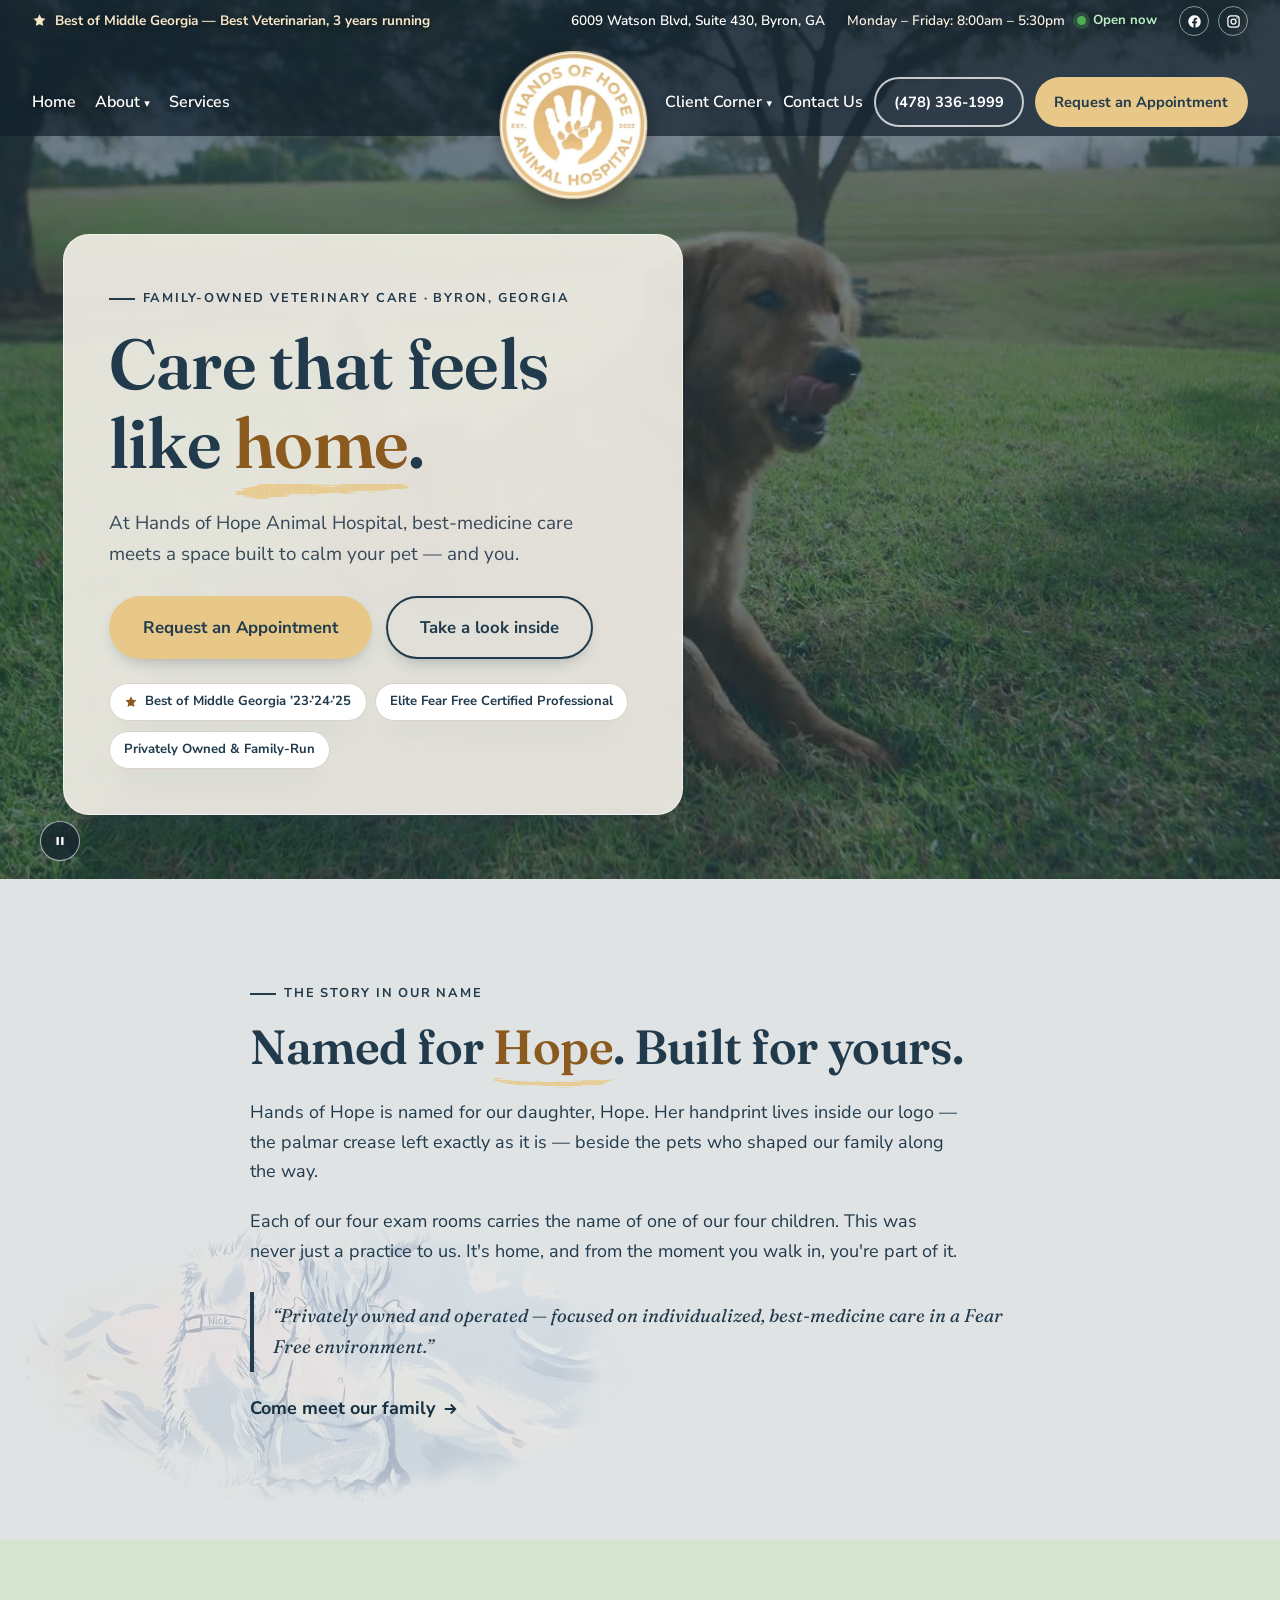
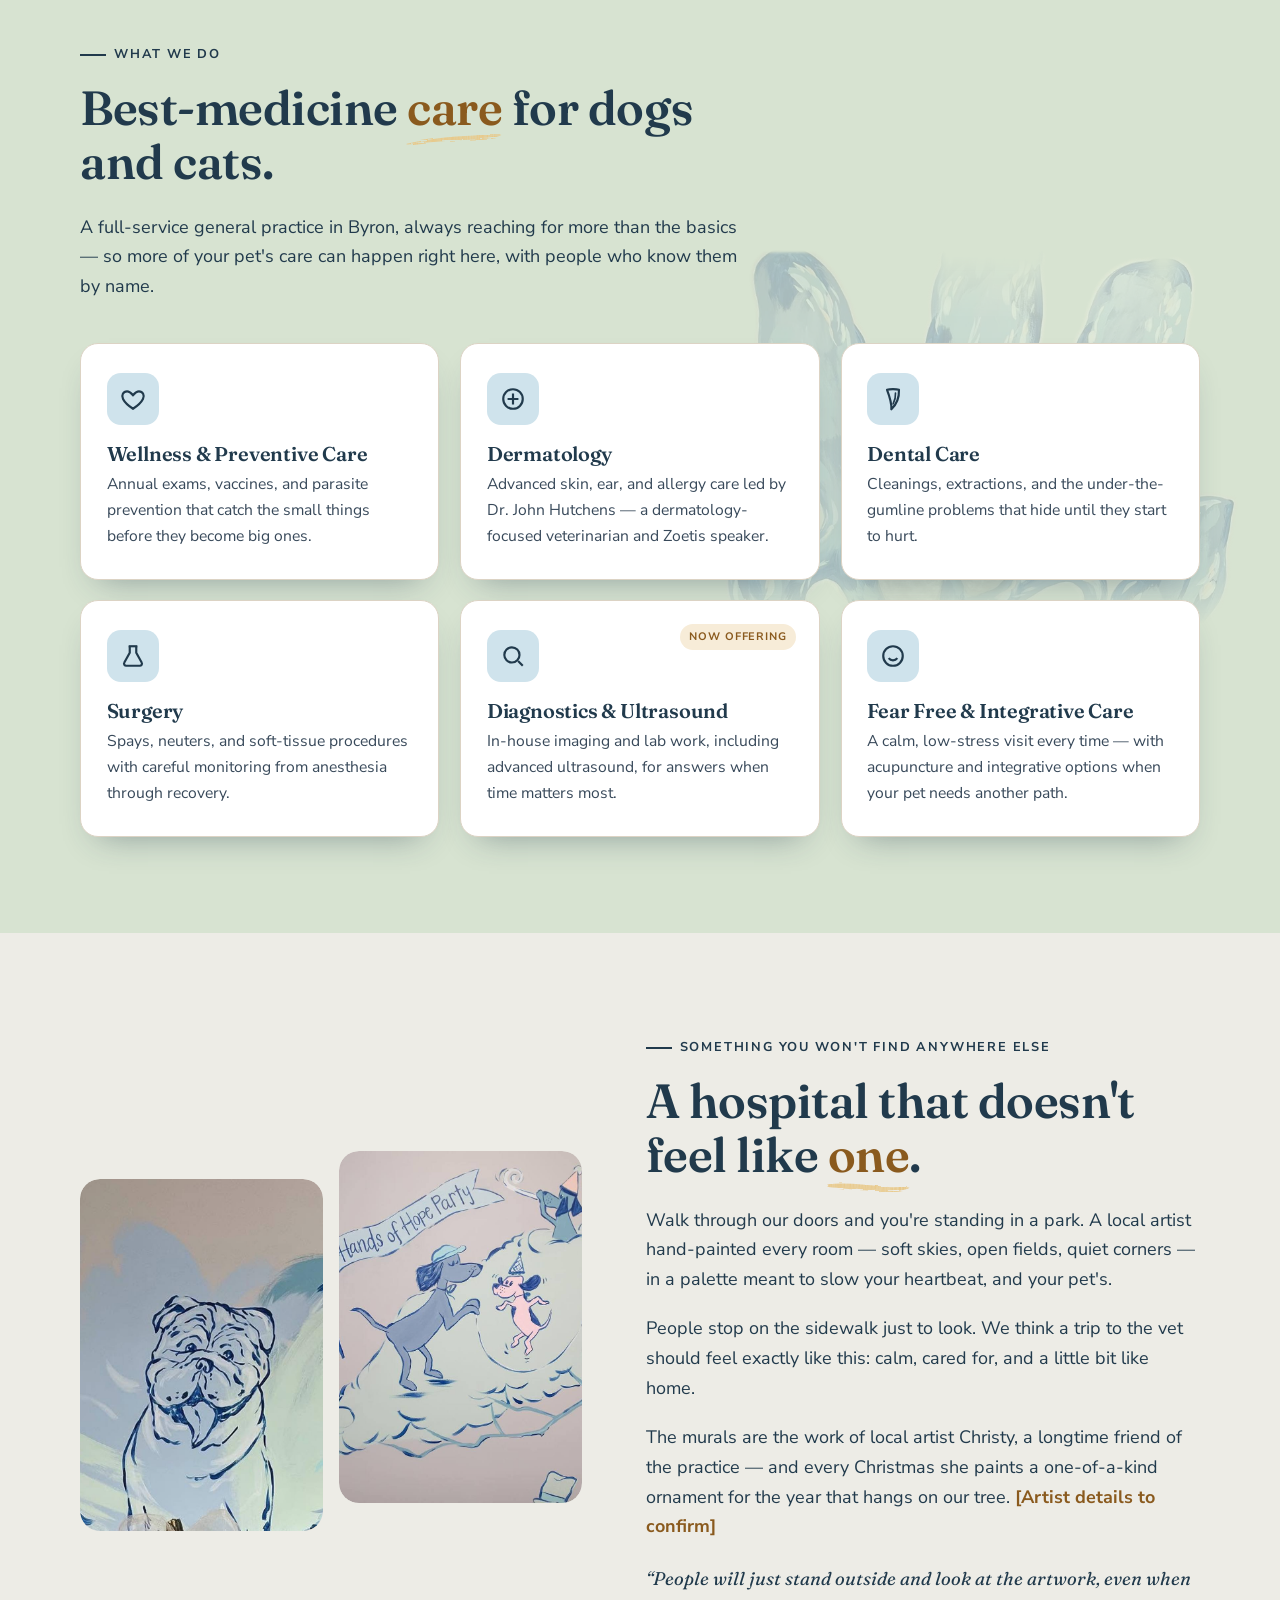
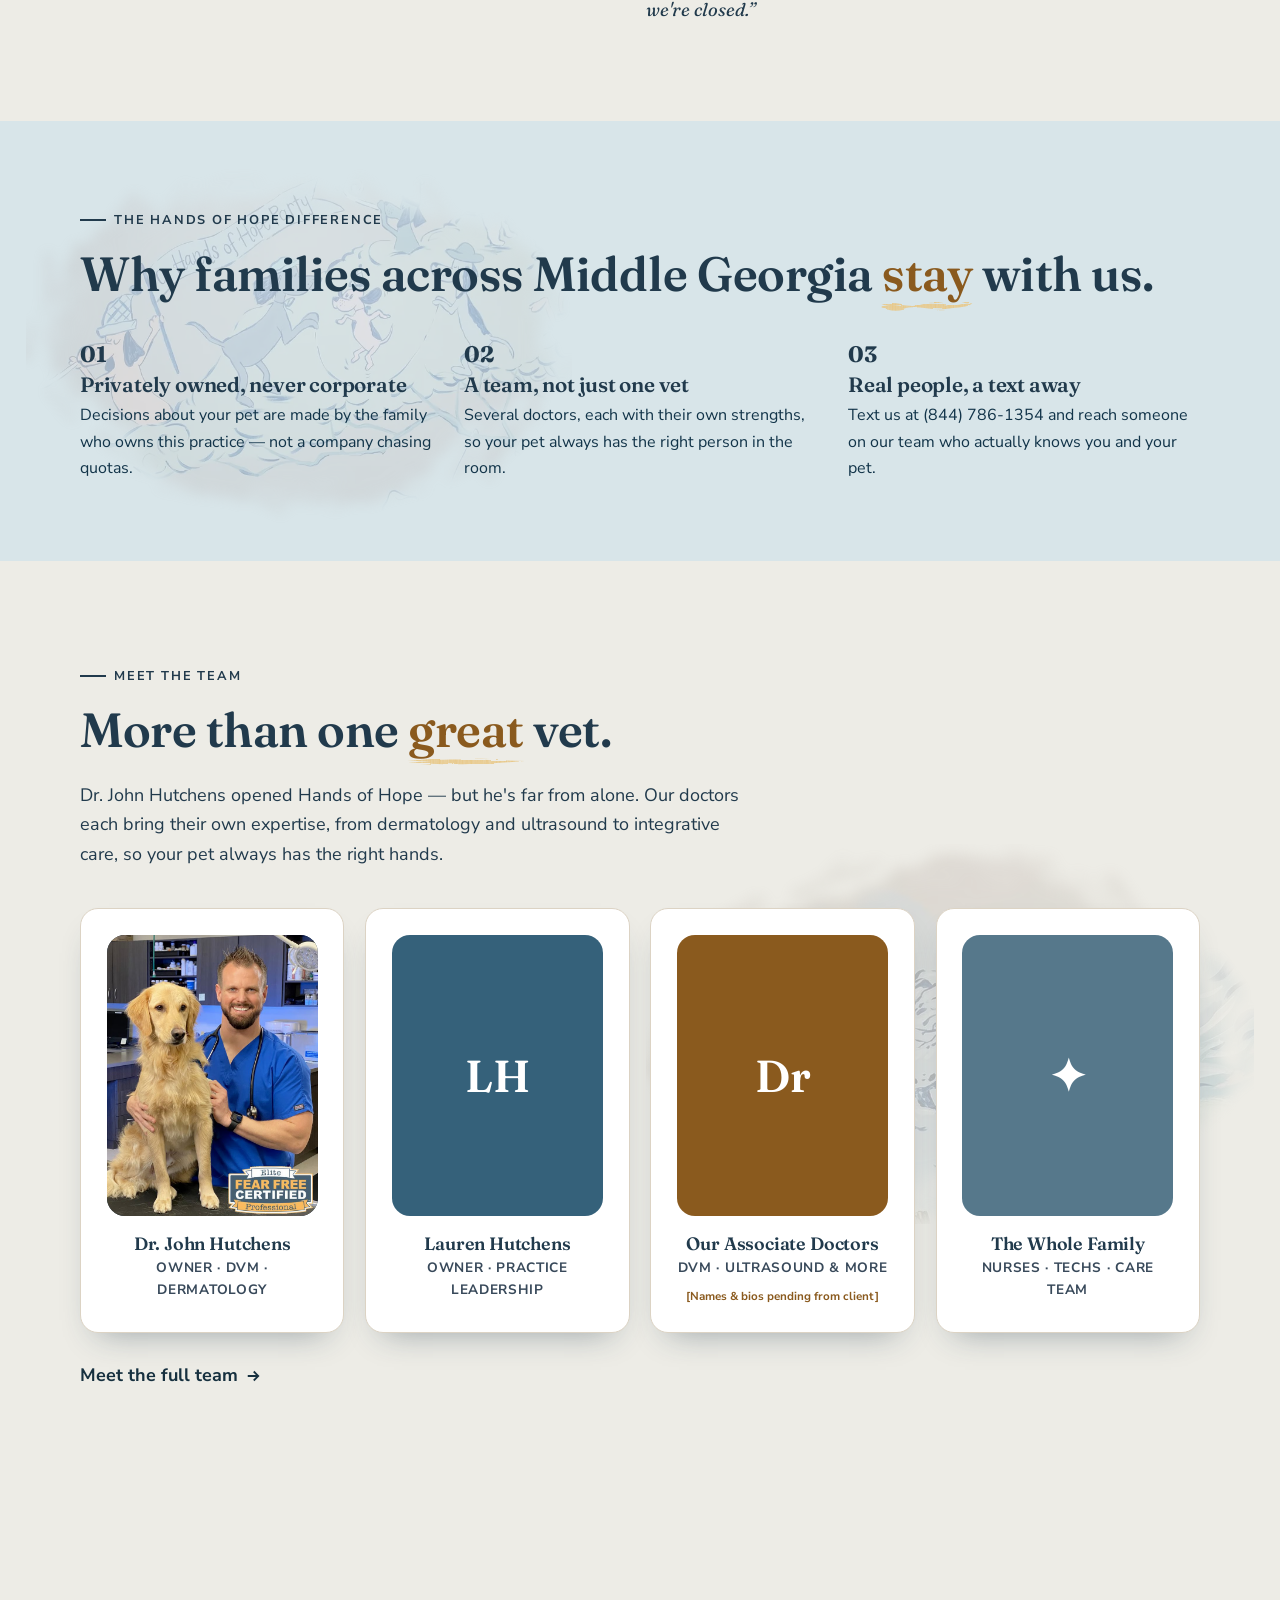
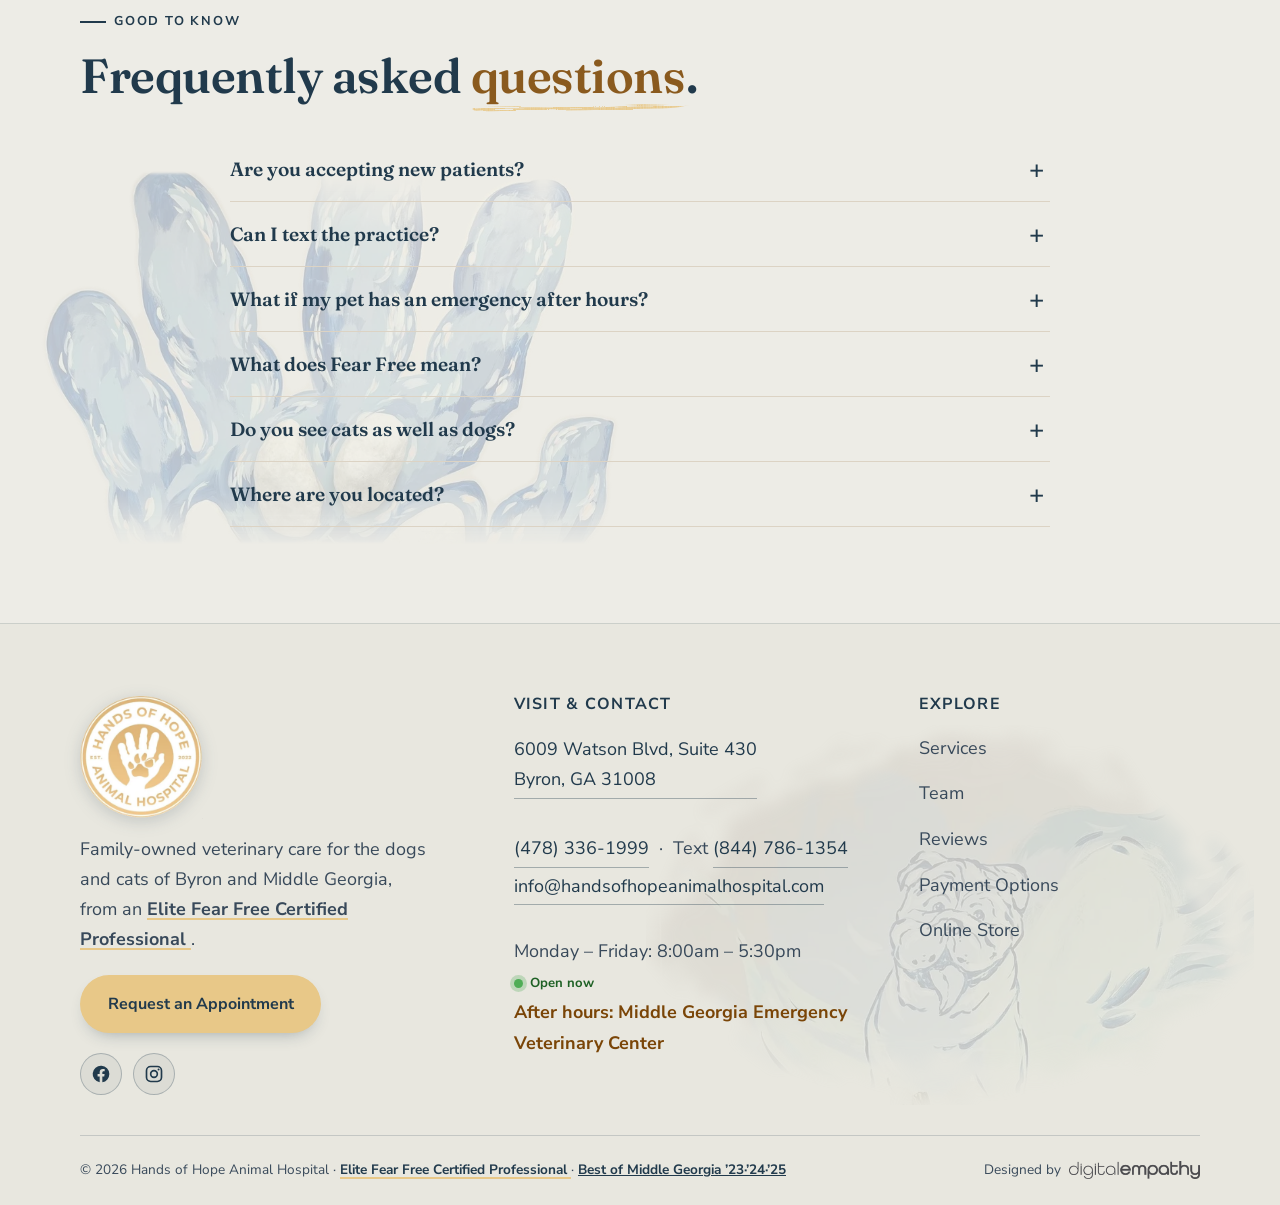
<file: index.html>
<!DOCTYPE html>
<html lang="en">
<head>
<meta charset="UTF-8" />
<meta name="viewport" content="width=device-width, initial-scale=1" />
<title>Hands of Hope Animal Hospital | Family-Owned Veterinary Care in Byron, GA</title>
<meta name="description" content="Hands of Hope Animal Hospital is a family-owned veterinary practice in Byron, Georgia, with care from an Elite Fear Free Certified Professional. Best-medicine care for dogs and cats — wellness, dermatology, dental, surgery, diagnostics and more." />

<link rel="icon" type="image/png" sizes="32x32" href="assets/favicon-32.png" />
<link rel="icon" type="image/png" sizes="16x16" href="assets/favicon-16.png" />
<link rel="icon" href="assets/favicon.ico" sizes="any" />
<link rel="apple-touch-icon" sizes="180x180" href="assets/favicon-180.png" />

<script>(function(w,d,s,l,i){w[l]=w[l]||[];w[l].push({'gtm.start':
new Date().getTime(),event:'gtm.js'});var f=d.getElementsByTagName(s)[0],
j=d.createElement(s),dl=l!='dataLayer'?'&l='+l:'';j.async=true;j.src=
'https://www.googletagmanager.com/gtm.js?id='+i+dl;f.parentNode.insertBefore(j,f);
})(window,document,'script','dataLayer','GTM-XXXXXXX');</script>

<link rel="preconnect" href="https://fonts.googleapis.com" />
<link rel="preconnect" href="https://fonts.gstatic.com" crossorigin />
<link href="https://fonts.googleapis.com/css2?family=Fraunces:opsz,wght@9..144,400;9..144,500;9..144,600;9..144,700&family=Nunito+Sans:wght@400;500;600;700&display=swap" rel="stylesheet" />

<script>document.documentElement.classList.add('mural-js')</script>
<link rel="stylesheet" href="assets/site.css?v=20261016g" />
<script type="text/javascript">
    (function(k) {
        let s=document.createElement('script');s.defer=true;
        s.src="https://cdn.feedbucket.app/assets/feedbucket.js";
        s.dataset.feedbucket=k;document.head.appendChild(s);
    })('Gk1do63Xip9sIUdKC59K')
</script>
</head>
<body>
<noscript><iframe src="https://www.googletagmanager.com/ns.html?id=GTM-XXXXXXX"
height="0" width="0" style="display:none;visibility:hidden" title="Google Tag Manager"></iframe></noscript>

<svg width="0" height="0" style="position:absolute" aria-hidden="true" focusable="false">
  <filter id="brushTex" x="-15%" y="-70%" width="130%" height="240%" color-interpolation-filters="sRGB">
    <feTurbulence type="fractalNoise" baseFrequency="0.012 0.8" numOctaves="2" seed="6" result="n"/>
    <feDisplacementMap in="SourceGraphic" in2="n" scale="5" xChannelSelector="R" yChannelSelector="G" result="d"/>
    <feTurbulence type="fractalNoise" baseFrequency="0.85 0.06" numOctaves="1" seed="11" result="grain"/>
    <feColorMatrix in="grain" type="matrix" values="0 0 0 0 0  0 0 0 0 0  0 0 0 0 0  0 0 0 0.7 0.5" result="mask"/>
    <feComposite in="d" in2="mask" operator="in"/>
  </filter>
</svg>

<a class="skip-link" href="#main">Skip to main content</a>

<header class="site-header">
<div class="topbar">
  <div class="wrap">
    <span class="award" aria-label="Voted Best of Middle Georgia, Best Veterinarian, three years running">
      <svg width="15" height="15" viewBox="0 0 24 24" fill="currentColor" aria-hidden="true"><path d="M12 2l2.9 6.1 6.6.9-4.8 4.6 1.2 6.6L12 17.8 6.1 20.2l1.2-6.6L2.5 9l6.6-.9L12 2z"/></svg>
      Best of Middle Georgia — Best Veterinarian, 3 years running
    </span>
    <div class="tb-right">
      <a class="tb-addr" href="https://www.google.com/maps/search/?api=1&amp;query=Hands+of+Hope+Animal+Hospital+6009+Watson+Blvd+Byron+GA+31008" target="_blank" rel="noopener">6009 Watson Blvd, Suite 430, Byron, GA <span class="sr-only">(opens in a new tab)</span></a>
      <span class="tb-hours"><span>Monday – Friday: 8:00am – 5:30pm</span><span class="open-status" data-openstatus aria-live="polite"><span class="os-dot" aria-hidden="true"></span><span class="os-text">Checking hours…</span></span></span>
      <span class="tb-social">
        <a href="https://www.facebook.com/profile.php?id=100090151895183" target="_blank" rel="noopener" aria-label="Hands of Hope on Facebook (opens in a new tab)"><svg width="15" height="15" viewBox="0 0 24 24" fill="currentColor" aria-hidden="true"><path d="M22 12a10 10 0 10-11.6 9.9v-7H7.9V12h2.5V9.8c0-2.5 1.5-3.9 3.8-3.9 1.1 0 2.2.2 2.2.2v2.5h-1.2c-1.2 0-1.6.8-1.6 1.6V12h2.7l-.4 2.9h-2.3v7A10 10 0 0022 12z"/></svg></a>
        <a href="https://www.instagram.com/handsofhopevet" target="_blank" rel="noopener" aria-label="Hands of Hope on Instagram (opens in a new tab)"><svg width="15" height="15" viewBox="0 0 24 24" fill="none" stroke="currentColor" stroke-width="2" aria-hidden="true"><rect x="3" y="3" width="18" height="18" rx="5"/><circle cx="12" cy="12" r="4"/><circle cx="17.5" cy="6.5" r="1.2" fill="currentColor" stroke="none"/></svg></a>
      </span>
    </div>
  </div>
</div>

<nav class="nav" id="nav" aria-label="Primary">
  <div class="wrap">
    <a class="brand" href="#top" aria-label="Hands of Hope Animal Hospital — home">
      <img class="brand-logo" src="assets/hands-of-hope-logo.webp" width="150" height="150" alt="Hands of Hope Animal Hospital logo" />
    </a>
    <ul class="nav-links">
      <li><a href="#top">Home</a></li>
      <li class="has-dropdown">
        <a href="#story">About <span class="caret" aria-hidden="true">▾</span></a>
        <ul class="dropdown">
          <li><a href="team.html">Team</a></li>
          <li><a href="reviews.html">Reviews</a></li>
        </ul>
      </li>
      <li><a href="services.html">Services</a></li>
    </ul>
    <div class="nav-cta">
      <div class="has-dropdown cc-drop">
        <a class="nav-tab" href="payment.html">Client Corner <span class="caret" aria-hidden="true">▾</span></a>
        <ul class="dropdown">
          <li><a href="payment.html">Payment Options</a></li>
          <li><a href="https://handsofhope.vetsfirstchoice.com/" target="_blank" rel="noopener">Online Store <span class="sr-only">(opens in a new tab)</span></a></li>
        </ul>
      </div>
      <a class="nav-tab" href="contact.html">Contact Us</a>
      <a class="btn btn-ghost" href="tel:+14783361999">(478) 336-1999</a>
      <a class="btn btn-primary" href="contact.html">Request an Appointment</a>
    </div>
    <button class="hamburger" id="hamburger" aria-label="Open menu" aria-expanded="false" aria-controls="mobileMenu">
      <span></span><span></span><span></span>
    </button>
  </div>
</nav>
</header>

<div class="mobile-menu" id="mobileMenu" aria-hidden="true">
  <button class="mm-close" id="mmClose" aria-label="Close menu">&times;</button>
  <a href="#top">Home</a>
  <a href="#story">About</a>
  <a href="team.html">Team</a>
  <a href="reviews.html">Reviews</a>
  <a href="services.html">Services</a>
  <span class="nav-label">Client Corner</span>
  <a class="mm-sub" href="payment.html">Payment Options</a>
  <a class="mm-sub" href="https://handsofhope.vetsfirstchoice.com/" target="_blank" rel="noopener">Online Store <span class="sr-only">(opens in a new tab)</span></a>
  <a href="contact.html">Contact Us</a>
  <a class="btn btn-ghost" href="tel:+14783361999">(478) 336-1999</a>
  <a class="btn btn-primary" href="contact.html">Request an Appointment</a>
</div>

<main id="main" tabindex="-1">
<span id="top"></span>

<section class="hero">
  <div class="hero-bg">
    <video class="hero-video" autoplay muted loop playsinline preload="metadata" poster="assets/hero-home-poster.jpg" aria-hidden="true">
      <source src="assets/hero-home.mp4" type="video/mp4" />
    </video>
    <img class="hero-fallback" src="assets/hero-home-poster.jpg" alt="Hands of Hope Animal Hospital in Byron, Georgia — hand-painted murals and calm, family-centered care" />
  </div>
  <div class="hero-scrim"></div>
  <button class="video-toggle" type="button" aria-pressed="false" data-video-toggle title="Pause / play video"><svg width="14" height="14" viewBox="0 0 24 24" fill="currentColor" aria-hidden="true"><rect x="6" y="5" width="4" height="14" rx="1"/><rect x="14" y="5" width="4" height="14" rx="1"/></svg><span class="sr-only">Pause video</span></button>

  <div class="hero-inner">
    <div class="hero-card">
      <p class="eyebrow">Family-Owned Veterinary Care · Byron, Georgia</p>
      <h1>Care that feels<br>like <span class="paint">home<svg viewBox="0 0 300 26" preserveAspectRatio="none" aria-hidden="true"><path d="M5 15 C 50 7, 110 9, 165 10 C 215 11, 258 7, 296 11 C 268 15, 232 13, 178 15 C 120 17, 60 20, 20 17 C 12 16, 7 16, 5 15 Z" fill="#E8C888" filter="url(#brushTex)"/></svg></span>.</h1>
      <p class="lead">At Hands of Hope Animal Hospital, best-medicine care meets a space built to calm your pet — and you.</p>
      <div class="hero-cta">
        <a class="btn btn-primary btn-lg" href="contact.html">Request an Appointment</a>
        <a class="btn btn-ghost btn-lg" href="#art">Take a look inside</a>
      </div>
      <div class="hero-proof">
        <span class="chip"><svg width="14" height="14" viewBox="0 0 24 24" fill="currentColor" aria-hidden="true"><path d="M12 2l2.9 6.1 6.6.9-4.8 4.6 1.2 6.6L12 17.8 6.1 20.2l1.2-6.6L2.5 9l6.6-.9L12 2z"/></svg>Best of Middle Georgia ’23·’24·’25</span>
        <span class="chip">Elite Fear Free Certified Professional</span>
        <span class="chip">Privately Owned &amp; Family-Run</span>
      </div>
    </div>
  </div>
</section>

<section class="story reveal mural-bg mb-girl mural-left" id="story">
  <div class="wrap">
    <div class="story-copy">
      <p class="eyebrow">The story in our name</p>
      <h2>Named for <span class="paint">Hope<svg viewBox="0 0 300 26" preserveAspectRatio="none" aria-hidden="true"><path d="M6 12 C 60 16, 130 18, 200 15 C 240 13, 275 16, 295 13 C 270 20, 230 21, 175 21 C 115 21, 55 18, 8 15 C 6 14, 5 13, 6 12 Z" fill="#E8C888" filter="url(#brushTex)"/></svg></span>. Built for yours.</h2>
      <p>Hands of Hope is named for our daughter, Hope. Her handprint lives inside our logo — the palmar crease left exactly as it is — beside the pets who shaped our family along the way.</p>
      <p>Each of our four exam rooms carries the name of one of our four children. This was never just a practice to us. It's home, and from the moment you walk in, you're part of it.</p>
      <p class="mission-quote">“Privately owned and operated — focused on individualized, best-medicine care in a Fear Free environment.”</p>
      <p style="margin-top:1.4rem"><a class="textlink" href="contact.html">Come meet our family <svg width="18" height="18" viewBox="0 0 24 24" fill="none" stroke="currentColor" stroke-width="2.4" aria-hidden="true"><path d="M5 12h14M13 6l6 6-6 6"/></svg></a></p>
    </div>
  </div>
</section>

<section class="services reveal mural-bg mb-hand" id="services">
  <div class="wrap">
    <div class="services-head">
      <p class="eyebrow">What we do</p>
      <h2>Best-medicine <span class="paint">care<svg viewBox="0 0 300 26" preserveAspectRatio="none" aria-hidden="true"><path d="M5 17 C 60 12, 140 9, 210 8 C 250 7, 278 9, 296 7 C 272 12, 230 12, 175 13 C 115 14, 55 16, 8 18 C 6 18, 4 18, 5 17 Z" fill="#E8C888" filter="url(#brushTex)"/></svg></span> for dogs and cats.</h2>
      <p>A full-service general practice in Byron, always reaching for more than the basics — so more of your pet's care can happen right here, with people who know them by name.</p>
    </div>
    <div class="svc-grid">
      <article class="svc-card">
        <span class="svc-ico"><svg width="26" height="26" viewBox="0 0 24 24" fill="none" stroke="currentColor" stroke-width="2" aria-hidden="true"><path d="M12 21s-7-4.5-9.2-9C1 8.5 3 5 6.5 5 8.6 5 10 6.3 12 8.5 14 6.3 15.4 5 17.5 5 21 5 23 8.5 21.2 12 19 16.5 12 21 12 21z"/></svg></span>
        <h3>Wellness &amp; Preventive Care</h3>
        <p>Annual exams, vaccines, and parasite prevention that catch the small things before they become big ones.</p>
      </article>
      <article class="svc-card">
        <span class="svc-ico"><svg width="26" height="26" viewBox="0 0 24 24" fill="none" stroke="currentColor" stroke-width="2" aria-hidden="true"><circle cx="12" cy="12" r="9"/><path d="M12 7v10M7 12h10"/></svg></span>
        <h3>Dermatology</h3>
        <p>Advanced skin, ear, and allergy care led by Dr. John Hutchens — a dermatology-focused veterinarian and Zoetis speaker.</p>
      </article>
      <article class="svc-card">
        <span class="svc-ico"><svg width="26" height="26" viewBox="0 0 24 24" fill="none" stroke="currentColor" stroke-width="2" stroke-linecap="round" stroke-linejoin="round" aria-hidden="true"><path d="M6.5 3.5C9 2.6 15 2.6 17.5 3.5C17.8 10 15.4 16.8 10.5 21.5C10.8 16.5 9.2 10.5 6.5 3.5Z"/><path d="M14.3 6.5C14.5 10 13.7 13.6 12.1 16.6" stroke-width="1.5"/></svg></span>
        <h3>Dental Care</h3>
        <p>Cleanings, extractions, and the under-the-gumline problems that hide until they start to hurt.</p>
      </article>
      <article class="svc-card">
        <span class="svc-ico"><svg width="26" height="26" viewBox="0 0 24 24" fill="none" stroke="currentColor" stroke-width="2" aria-hidden="true"><path d="M9 3v6l-5 9a2 2 0 002 3h12a2 2 0 002-3l-5-9V3"/><path d="M8 3h8"/></svg></span>
        <h3>Surgery</h3>
        <p>Spays, neuters, and soft-tissue procedures with careful monitoring from anesthesia through recovery.</p>
      </article>
      <article class="svc-card">
        <span class="svc-tag">Now offering</span>
        <span class="svc-ico"><svg width="26" height="26" viewBox="0 0 24 24" fill="none" stroke="currentColor" stroke-width="2" aria-hidden="true"><circle cx="11" cy="11" r="7"/><path d="M21 21l-4.3-4.3"/></svg></span>
        <h3>Diagnostics &amp; Ultrasound</h3>
        <p>In-house imaging and lab work, including advanced ultrasound, for answers when time matters most.</p>
      </article>
      <article class="svc-card">
        <span class="svc-ico"><svg width="26" height="26" viewBox="0 0 24 24" fill="none" stroke="currentColor" stroke-width="2" aria-hidden="true"><path d="M12 3a9 9 0 100 18 9 9 0 000-18z"/><path d="M8 14s1.5 2 4 2 4-2 4-2M9 9h.01M15 9h.01"/></svg></span>
        <h3>Fear Free &amp; Integrative Care</h3>
        <p>A calm, low-stress visit every time — with acupuncture and integrative options when your pet needs another path.</p>
      </article>
    </div>
  </div>
</section>

<section class="art reveal" id="art">
  <div class="wrap">
    <div class="art-media">
      <img loading="lazy" decoding="async" class="mural-anim" src="assets/mural-bulldog.jpg" alt="Hand-painted mural of a smiling bulldog in soft blues on a wall at Hands of Hope Animal Hospital" />
      <img loading="lazy" decoding="async" class="mural-anim" src="assets/mural-party.jpg" alt="Hand-painted &quot;A Hands of Hope Party&quot; mural of dogs celebrating in a tree at Hands of Hope Animal Hospital" />
    </div>
    <div class="art-copy">
      <p class="eyebrow">Something you won't find anywhere else</p>
      <h2>A hospital that doesn't feel like <span class="paint">one<svg viewBox="0 0 300 26" preserveAspectRatio="none" aria-hidden="true"><path d="M6 11 C 70 9, 150 12, 220 14 C 255 15, 280 13, 296 15 C 265 20, 210 19, 150 18 C 90 17, 45 15, 8 14 C 6 13, 5 12, 6 11 Z" fill="#E8C888" filter="url(#brushTex)"/></svg></span>.</h2>
      <p>Walk through our doors and you're standing in a park. A local artist hand-painted every room — soft skies, open fields, quiet corners — in a palette meant to slow your heartbeat, and your pet's.</p>
      <p>People stop on the sidewalk just to look. We think a trip to the vet should feel exactly like this: calm, cared for, and a little bit like home.</p>
      <p>The murals are the work of local artist Christy, a longtime friend of the practice — and every Christmas she paints a one-of-a-kind ornament for the year that hangs on our tree. <span style="color:var(--gold-text);font-weight:700;">[Artist details to confirm]</span></p>
      <blockquote>“People will just stand outside and look at the artwork, even when we're closed.”</blockquote>
    </div>
  </div>
</section>

<section class="diff reveal mural-bg mb-party mural-left">
  <div class="wrap">
    <p class="eyebrow" style="color:var(--sage-deep)">The Hands of Hope difference</p>
    <h2>Why families across Middle Georgia <span class="paint">stay<svg viewBox="0 0 300 26" preserveAspectRatio="none" aria-hidden="true"><path d="M5 14 C 45 8, 90 18, 140 12 C 185 7, 225 17, 270 11 C 282 9, 292 12, 296 11 C 280 16, 250 15, 215 17 C 165 20, 120 12, 75 17 C 45 20, 20 16, 6 16 C 5 15, 4 15, 5 14 Z" fill="#E8C888" filter="url(#brushTex)"/></svg></span> with us.</h2>
    <div class="diff-grid">
      <div class="diff-item">
        <span class="diff-num">01</span>
        <h3>Privately owned, never corporate</h3>
        <p>Decisions about your pet are made by the family who owns this practice — not a company chasing quotas.</p>
      </div>
      <div class="diff-item">
        <span class="diff-num">02</span>
        <h3>A team, not just one vet</h3>
        <p>Several doctors, each with their own strengths, so your pet always has the right person in the room.</p>
      </div>
      <div class="diff-item">
        <span class="diff-num">03</span>
        <h3>Real people, a text away</h3>
        <p>Text us at (844) 786-1354 and reach someone on our team who actually knows you and your pet.</p>
      </div>
    </div>
  </div>
</section>

<section class="team reveal mural-bg mb-bulldog" id="team">
  <div class="wrap">
    <div class="team-head">
      <p class="eyebrow">Meet the team</p>
      <h2>More than one <span class="paint">great<svg viewBox="0 0 300 26" preserveAspectRatio="none" aria-hidden="true"><path d="M4 14 C 80 10, 160 11, 296 13 C 160 18, 80 17, 4 14 Z" fill="#E8C888" filter="url(#brushTex)"/></svg></span> vet.</h2>
      <p>Dr. John Hutchens opened Hands of Hope — but he's far from alone. Our doctors each bring their own expertise, from dermatology and ultrasound to integrative care, so your pet always has the right hands.</p>
    </div>
    <div class="team-grid">
      <div class="member m1">
        <div class="avatar headshot"><span aria-hidden="true">JH</span><img loading="lazy" decoding="async" src="assets/john-hutchens.jpg" alt="Dr. John Hutchens, owner and veterinarian" onerror="this.remove()" /></div>
        <h3>Dr. John Hutchens</h3>
        <p class="role">Owner · DVM · Dermatology</p>
      </div>
      <div class="member m2">
        <div class="avatar" aria-hidden="true">LH</div>
        <h3>Lauren Hutchens</h3>
        <p class="role">Owner · Practice Leadership</p>
      </div>
      <div class="member m3">
        <div class="avatar" aria-hidden="true">Dr</div>
        <h3>Our Associate Doctors</h3>
        <p class="role">DVM · Ultrasound &amp; More</p>
        <span class="pending">[Names &amp; bios pending from client]</span>
      </div>
      <div class="member m4">
        <div class="avatar" aria-hidden="true">✦</div>
        <h3>The Whole Family</h3>
        <p class="role">Nurses · Techs · Care Team</p>
      </div>
    </div>
    <p style="margin-top:1.8rem"><a class="textlink" href="team.html">Meet the full team <svg width="18" height="18" viewBox="0 0 24 24" fill="none" stroke="currentColor" stroke-width="2.4" aria-hidden="true"><path d="M5 12h14M13 6l6 6-6 6"/></svg></a></p>
  </div>
</section>

<section class="faq reveal mural-bg mb-hand mural-left" id="faq">
  <div class="wrap">
    <div class="faq-head">
      <p class="eyebrow">Good to know</p>
      <h2>Frequently asked <span class="paint">questions<svg viewBox="0 0 300 26" preserveAspectRatio="none" aria-hidden="true"><path d="M5 15 C 70 11, 150 16, 210 12 C 250 9, 278 14, 296 11 C 272 16, 235 14, 180 16 C 120 18, 60 15, 10 17 C 7 17, 4 16, 5 15 Z" fill="#E8C888" filter="url(#brushTex)"/></svg></span>.</h2>
    </div>
    <div class="acc">
      <div class="acc-item">
        <button class="acc-btn" aria-expanded="false" aria-controls="faq1" id="faqb1">Are you accepting new patients?</button>
        <div class="acc-panel" id="faq1" role="region" aria-labelledby="faqb1"><div class="inner"><p>Yes — we'd love to meet you and your pet. Call us at (478) 336-1999 or request an appointment online, and we'll help you get scheduled with one of our doctors.</p></div></div>
      </div>
      <div class="acc-item">
        <button class="acc-btn" aria-expanded="false" aria-controls="faq2" id="faqb2">Can I text the practice?</button>
        <div class="acc-panel" id="faq2" role="region" aria-labelledby="faqb2"><div class="inner"><p>Absolutely. Text us at (844) 786-1354 during business hours and you'll reach a real member of our team through our practice software — perfect for quick questions and appointment requests.</p></div></div>
      </div>
      <div class="acc-item">
        <button class="acc-btn" aria-expanded="false" aria-controls="faq3" id="faqb3">What if my pet has an emergency after hours?</button>
        <div class="acc-panel" id="faq3" role="region" aria-labelledby="faqb3"><div class="inner"><p>When we're closed, we refer to the Middle Georgia Emergency Veterinary Center for after-hours and emergency care. If your pet needs urgent help outside our hours, please contact them directly.</p></div></div>
      </div>
      <div class="acc-item">
        <button class="acc-btn" aria-expanded="false" aria-controls="faq4" id="faqb4">What does Fear Free mean?</button>
        <div class="acc-panel" id="faq4" role="region" aria-labelledby="faqb4"><div class="inner"><p>Fear Free is a certified approach to reducing fear, anxiety, and stress during veterinary visits. Our care is led by an Elite Fear Free Certified Professional, so we take the time to keep your dog or cat calm and comfortable every step of the way.</p></div></div>
      </div>
      <div class="acc-item">
        <button class="acc-btn" aria-expanded="false" aria-controls="faq5" id="faqb5">Do you see cats as well as dogs?</button>
        <div class="acc-panel" id="faq5" role="region" aria-labelledby="faqb5"><div class="inner"><p>We do. Hands of Hope cares for both dogs and cats, and our calm, home-like environment is designed to make even our feline patients feel at ease.</p></div></div>
      </div>
      <div class="acc-item">
        <button class="acc-btn" aria-expanded="false" aria-controls="faq6" id="faqb6">Where are you located?</button>
        <div class="acc-panel" id="faq6" role="region" aria-labelledby="faqb6"><div class="inner"><p>You'll find us at 6009 Watson Boulevard, Suite 430, Byron, Georgia 31008 — serving Byron, Perry, Warner Robins, and the surrounding Middle Georgia communities.</p></div></div>
      </div>
    </div>
  </div>
</section>

</main>

<footer class="mural-bg mb-bulldog">
  <div class="wrap">
    <div class="foot-grid">
      <div class="foot-brand">
        <img loading="lazy" decoding="async" class="foot-logo" src="assets/hands-of-hope-logo.webp" width="112" height="112" alt="Hands of Hope Animal Hospital logo" />
        <p>Family-owned veterinary care for the dogs and cats of Byron and Middle Georgia, from an <a class="ff-link" href="https://www.fearfree.com/certifications/fear-free-individual-veterinary-professional-certification-programs/" target="_blank" rel="noopener">Elite Fear Free Certified Professional <span class="sr-only">(opens in a new tab)</span></a>.</p>
        <a class="btn btn-light" href="contact.html">Request an Appointment</a>
        <div class="foot-social">
          <a href="https://www.facebook.com/profile.php?id=100090151895183" target="_blank" rel="noopener" aria-label="Hands of Hope Animal Hospital on Facebook (opens in a new tab)">
            <svg width="20" height="20" viewBox="0 0 24 24" fill="currentColor" aria-hidden="true"><path d="M22 12a10 10 0 10-11.6 9.9v-7H7.9V12h2.5V9.8c0-2.5 1.5-3.9 3.8-3.9 1.1 0 2.2.2 2.2.2v2.5h-1.2c-1.2 0-1.6.8-1.6 1.6V12h2.7l-.4 2.9h-2.3v7A10 10 0 0022 12z"/></svg>
          </a>
          <a href="https://www.instagram.com/handsofhopevet" target="_blank" rel="noopener" aria-label="Hands of Hope Animal Hospital on Instagram (opens in a new tab)">
            <svg width="20" height="20" viewBox="0 0 24 24" fill="none" stroke="currentColor" stroke-width="2" aria-hidden="true"><rect x="3" y="3" width="18" height="18" rx="5"/><circle cx="12" cy="12" r="4"/><circle cx="17.5" cy="6.5" r="1.2" fill="currentColor" stroke="none"/></svg>
          </a>
        </div>
      </div>
      <div class="foot-col">
        <h2>Visit &amp; Contact</h2>
        <address class="foot-addr">
          <a href="https://www.google.com/maps/search/?api=1&amp;query=Hands+of+Hope+Animal+Hospital+6009+Watson+Blvd+Byron+GA+31008" target="_blank" rel="noopener">6009 Watson Blvd, Suite 430<br>Byron, GA 31008 <span class="sr-only">(opens in a new tab)</span></a><br><br>
          <a href="tel:+14783361999">(478) 336-1999</a> &nbsp;·&nbsp; Text <a href="sms:+18447861354">(844) 786-1354</a><br>
          <a href="mailto:info@handsofhopeanimalhospital.com">info@handsofhopeanimalhospital.com</a><br><br>
          Monday – Friday:  8:00am – 5:30pm &nbsp;<span class="open-status" data-openstatus><span class="os-dot" aria-hidden="true"></span><span class="os-text">Checking hours…</span></span><br>
          <span class="foot-after">After hours: Middle Georgia Emergency Veterinary Center</span>
        </address>
      </div>
      <div class="foot-col">
        <h2>Explore</h2>
        <ul>
          <li><a href="services.html">Services</a></li>
          <li><a href="team.html">Team</a></li>
          <li><a href="reviews.html">Reviews</a></li>
          <li><a href="payment.html">Payment Options</a></li>
          <li><a href="https://handsofhope.vetsfirstchoice.com/" target="_blank" rel="noopener">Online Store <span class="sr-only">(opens in a new tab)</span></a></li>
        </ul>
      </div>
    </div>
    <div class="foot-bottom">
      <span>© <span id="yr"></span> Hands of Hope Animal Hospital · <a class="ff-link" href="https://www.fearfree.com/certifications/fear-free-individual-veterinary-professional-certification-programs/" target="_blank" rel="noopener">Elite Fear Free Certified Professional <span class="sr-only">(opens in a new tab)</span></a> · <a href="https://www.bestofmiddlegeorgia.com/" target="_blank" rel="noopener"><strong>Best of Middle Georgia ’23·’24·’25</strong> <span class="sr-only">(opens in a new tab)</span></a></span>
      <span><span class="de-credit">Designed by <a href="https://digitalempathyinc.com" target="_blank" rel="noopener"><img loading="lazy" decoding="async" src="assets/de-logo.png" width="480" height="66" alt="Digital Empathy (opens in a new tab)" /></a></span></span>
    </div>
  </div>
</footer>

<script>
document.getElementById('yr').textContent = new Date().getFullYear();

var nav = document.getElementById('nav');
var onScroll = function(){ nav.classList.toggle('solid', window.scrollY > 20); };
onScroll(); window.addEventListener('scroll', onScroll, {passive:true});

var ham = document.getElementById('hamburger');
var menu = document.getElementById('mobileMenu');
var mmClose = document.getElementById('mmClose');
function openMenu(){ menu.classList.add('open'); menu.setAttribute('aria-hidden','false'); ham.setAttribute('aria-expanded','true'); document.body.style.overflow='hidden'; }
function closeMenu(){ menu.classList.remove('open'); menu.setAttribute('aria-hidden','true'); ham.setAttribute('aria-expanded','false'); document.body.style.overflow=''; ham.focus(); }
ham.addEventListener('click', openMenu);
mmClose.addEventListener('click', closeMenu);
menu.querySelectorAll('a').forEach(function(a){ a.addEventListener('click', closeMenu); });
document.addEventListener('keydown', function(e){ if(e.key==='Escape' && menu.classList.contains('open')) closeMenu(); });

document.querySelectorAll('.acc-btn').forEach(function(btn){
  btn.addEventListener('click', function(){
    var panel = document.getElementById(btn.getAttribute('aria-controls'));
    var open = btn.getAttribute('aria-expanded') === 'true';
    document.querySelectorAll('.acc-btn').forEach(function(b){
      b.setAttribute('aria-expanded','false');
      document.getElementById(b.getAttribute('aria-controls')).style.maxHeight = null;
    });
    if(!open){ btn.setAttribute('aria-expanded','true'); panel.style.maxHeight = panel.scrollHeight + 'px'; }
  });
});

var io = new IntersectionObserver(function(entries){
  entries.forEach(function(en){ if(en.isIntersecting){ en.target.classList.add('in'); io.unobserve(en.target); } });
}, {threshold:0.15});
document.querySelectorAll('.reveal').forEach(function(el){ io.observe(el); });

(function(){
  var OPEN = 8*60;          // 8:00 am
  var CLOSE = 17*60 + 30;   // 5:30 pm
  var SOON = 60;            // "soon" window, minutes
  var dayMap = {Sun:0,Mon:1,Tue:2,Wed:3,Thu:4,Fri:5,Sat:6};
  function nowET(){
    try{
      var parts = new Intl.DateTimeFormat('en-US',{timeZone:'America/New_York',weekday:'short',hour:'2-digit',minute:'2-digit',hour12:false}).formatToParts(new Date());
      var o={}; parts.forEach(function(p){o[p.type]=p.value;});
      var h=parseInt(o.hour,10); if(h===24)h=0;
      return {dow:dayMap[o.weekday], mins:h*60+parseInt(o.minute,10)};
    }catch(e){
      var d=new Date(); return {dow:d.getDay(), mins:d.getHours()*60+d.getMinutes()};
    }
  }
  function status(){
    var t=nowET(); var weekday = t.dow>=1 && t.dow<=5;
    if(weekday && t.mins>=OPEN && t.mins<CLOSE){
      return (t.mins>=CLOSE-SOON) ? {cls:'os-soon',txt:'Closing soon'} : {cls:'os-open',txt:'Open now'};
    }
    if(weekday && t.mins<OPEN && t.mins>=OPEN-SOON){ return {cls:'os-soon',txt:'Opening soon'}; }
    return {cls:'os-closed',txt:'Closed'};
  }
  function render(){
    var s=status();
    document.querySelectorAll('[data-openstatus]').forEach(function(el){
      el.classList.remove('os-open','os-soon','os-closed');
      el.classList.add(s.cls);
      var t=el.querySelector('.os-text'); if(t&&t.textContent!==s.txt) t.textContent=s.txt;
    });
  }
  render(); setInterval(render, 60000);
})();

</script>
<script>

(function(){
  
  document.querySelectorAll('[data-video-toggle]').forEach(function(btn){
    var v=btn.closest('.hero').querySelector('video'); if(!v) return;
    var icon=btn.querySelector('svg'), lbl=btn.querySelector('span');
    btn.addEventListener('click',function(){
      if(v.paused){v.play();btn.setAttribute('aria-pressed','false');lbl.textContent='Pause video';icon.innerHTML='<rect x="6" y="5" width="4" height="14" rx="1"/><rect x="14" y="5" width="4" height="14" rx="1"/>';}
      else{v.pause();btn.setAttribute('aria-pressed','true');lbl.textContent='Play video';icon.innerHTML='<path d="M8 5v14l11-7z"/>';}
    });
  });
  
  var menu=document.getElementById('mobileMenu'), ham=document.getElementById('hamburger');
  if(menu&&ham){
    var sel='a[href],button:not([disabled])';
    ham.addEventListener('click',function(){ setTimeout(function(){ var f=menu.querySelector(sel); if(f) f.focus(); },50); });
    menu.addEventListener('keydown',function(e){
      if(e.key!=='Tab'||!menu.classList.contains('open')) return;
      var els=[].slice.call(menu.querySelectorAll(sel)), first=els[0], last=els[els.length-1];
      if(e.shiftKey&&document.activeElement===first){e.preventDefault();last.focus();}
      else if(!e.shiftKey&&document.activeElement===last){e.preventDefault();first.focus();}
    });
  }
})();
</script>
<script>

(function(){var h=document.querySelector('.site-header');if(!h)return;
function s(){h.classList.toggle('scrolled',window.scrollY>40);}
s();window.addEventListener('scroll',s,{passive:true});})();
</script>
<script>
(function(){if(!window.matchMedia||!matchMedia('(prefers-reduced-motion: reduce)').matches)return;
document.querySelectorAll('.hero video').forEach(function(v){v.removeAttribute('autoplay');v.pause();
var b=v.closest('.hero').querySelector('[data-video-toggle]');if(!b)return;b.setAttribute('aria-pressed','true');
var l=b.querySelector('span');if(l)l.textContent='Play video';var i=b.querySelector('svg');if(i)i.innerHTML='<path d="M8 5v14l11-7z"/>';});})();
</script>
<script>
(function(){var els=[].slice.call(document.querySelectorAll('.mural-bg,.rev-mural,.mural-anim'));if(!els.length)return;
function anchor(e,r){if(e.classList.contains('rev-mural')||e.classList.contains('mural-anim'))return r.top+r.height/2;
if(e.classList.contains('mural-left'))return r.bottom-Math.min(260,r.height/2);
if(e.classList.contains('contact'))return r.top+Math.min(260,r.height/2);
return r.top+r.height/2;}
function check(){var vh=window.innerHeight;els=els.filter(function(e){var r=e.getBoundingClientRect(),y=anchor(e,r);
if(y<vh*0.85&&r.bottom>0){e.classList.add('mural-in');return false;}return true;});
if(!els.length){window.removeEventListener('scroll',on);window.removeEventListener('resize',on);}}
var t=0;function on(){if(t)return;t=requestAnimationFrame(function(){t=0;check();});}
window.addEventListener('scroll',on,{passive:true});window.addEventListener('resize',on);check();})();
</script>
</body>
</html>
</file>
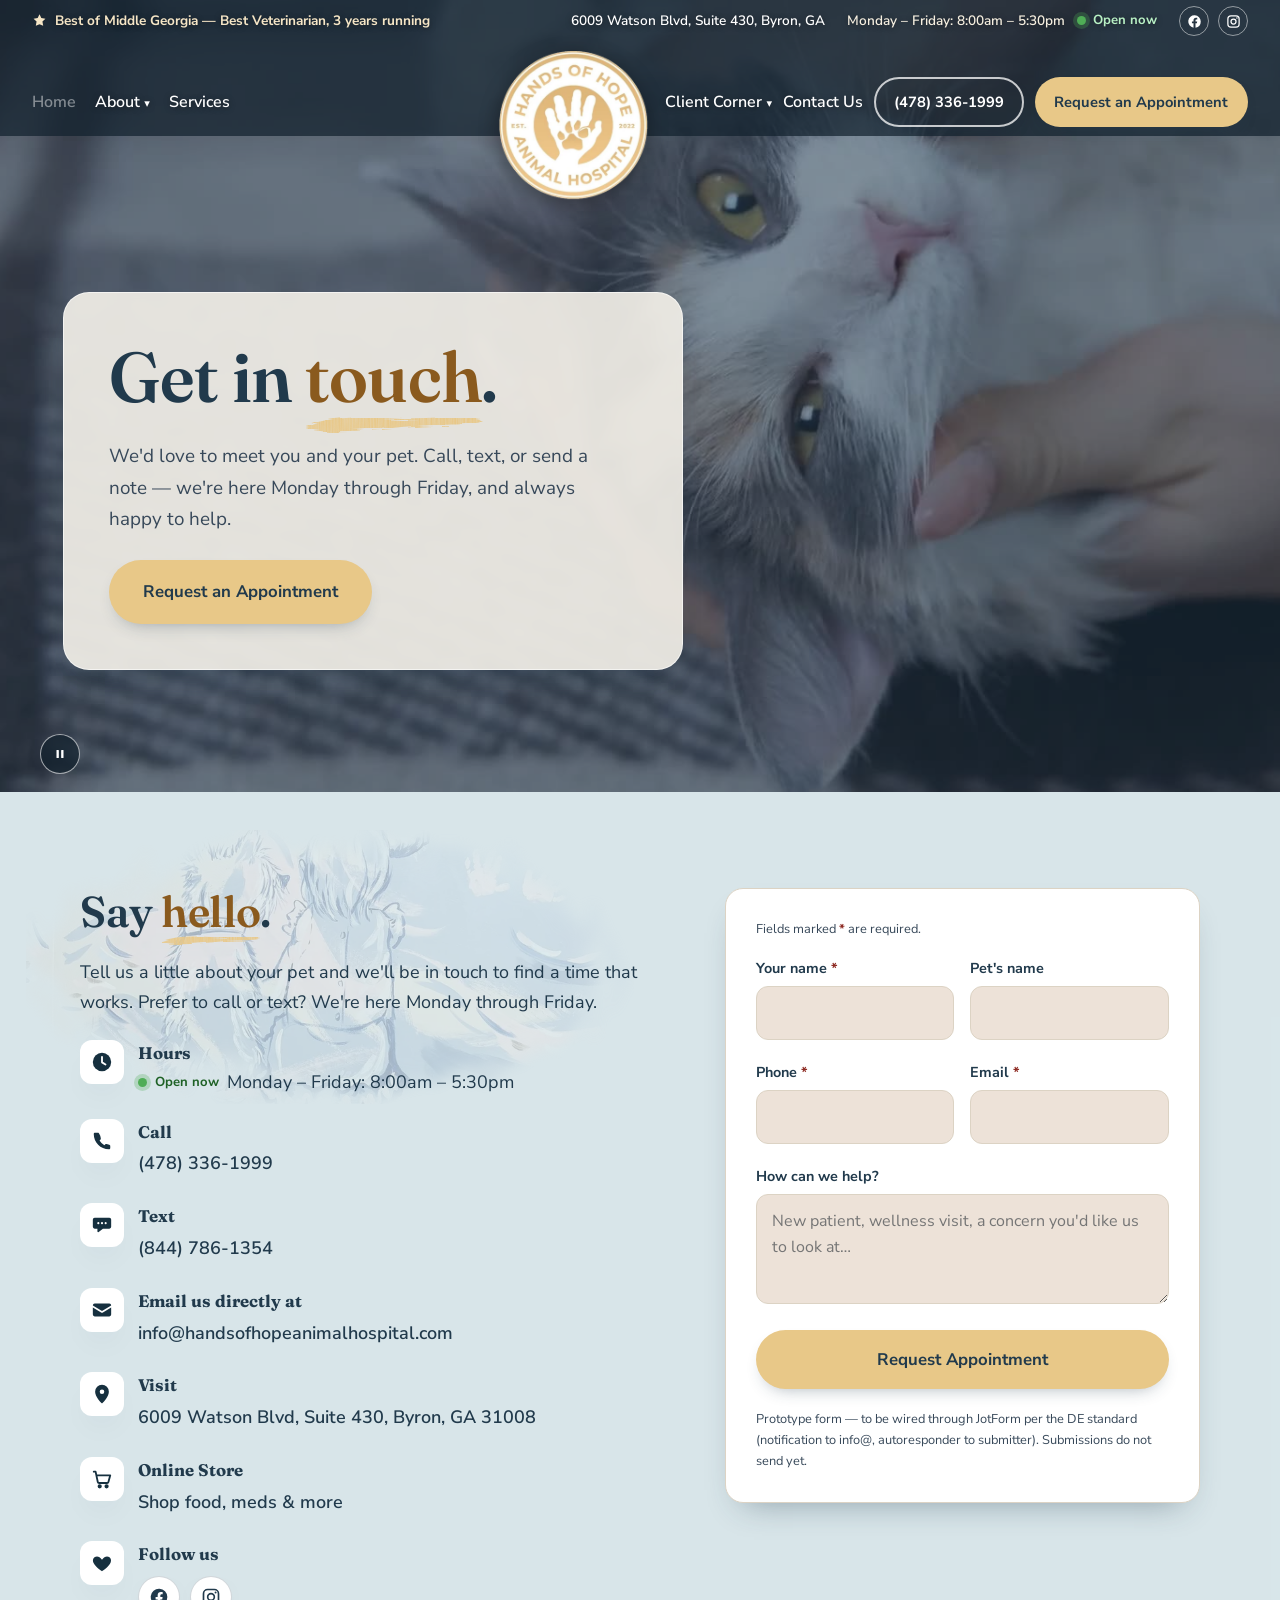
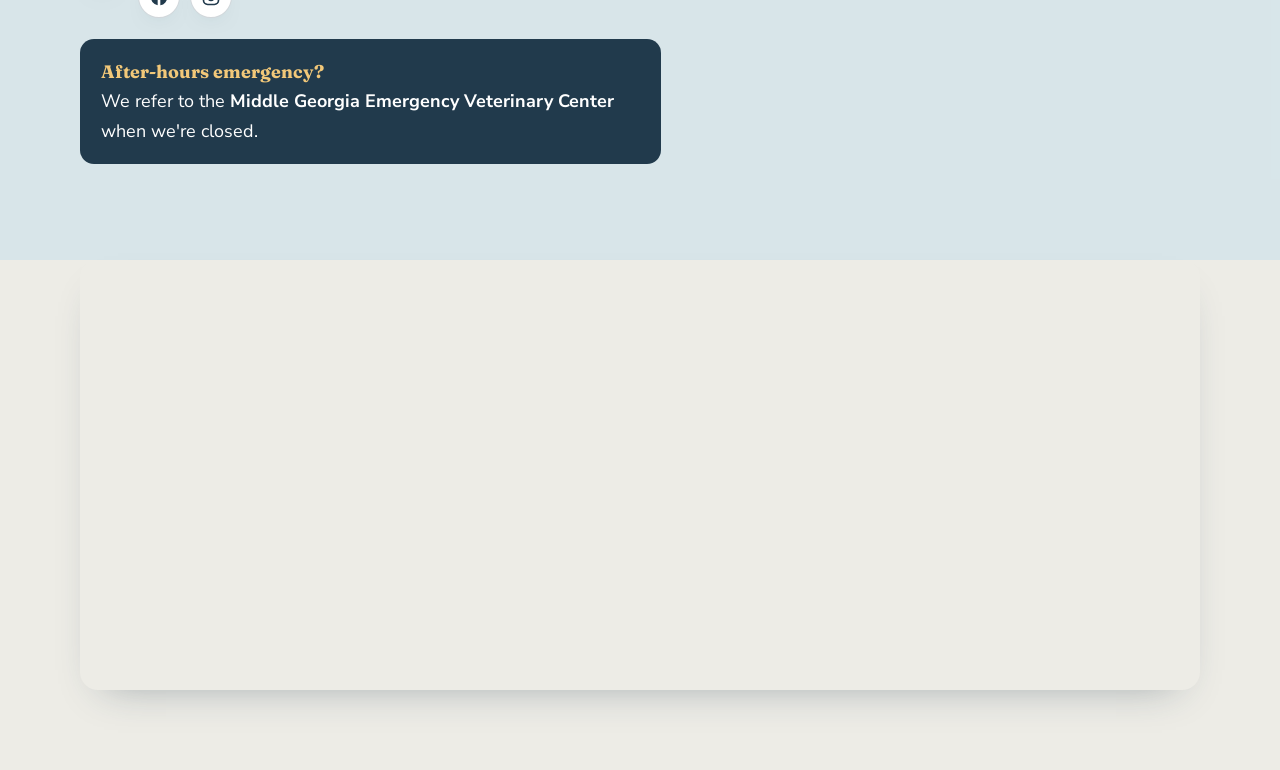
<file: contact.html>
<!DOCTYPE html>
<html lang="en">
<head>
<meta charset="UTF-8" />
<meta name="viewport" content="width=device-width, initial-scale=1" />
<title>Contact Us | Hands of Hope Animal Hospital — Byron, GA</title>
<meta name="description" content="Contact Hands of Hope Animal Hospital in Byron, Georgia. Call (478) 336-1999, text (844) 786-1354, or send us a message. Open Monday–Friday, 8:00am–5:30pm." />
<link rel="canonical" href="https://handsofhopeanimalhospital.com/contact.html" />
<meta property="og:type" content="website" />
<meta property="og:site_name" content="Hands of Hope Animal Hospital" />
<meta property="og:title" content="Contact Us | Hands of Hope Animal Hospital — Byron, GA" />
<meta property="og:description" content="Contact Hands of Hope Animal Hospital in Byron, Georgia. Call (478) 336-1999, text (844) 786-1354, or send us a message. Open Monday–Friday, 8:00am–5:30pm." />
<meta property="og:url" content="https://handsofhopeanimalhospital.com/contact.html" />
<meta property="og:image" content="https://handsofhopeanimalhospital.com/assets/hands-of-hope-logo.png" />
<meta name="theme-color" content="#213A4C" />
<link rel="icon" type="image/png" sizes="32x32" href="assets/favicon-32.png" />
<link rel="icon" type="image/png" sizes="16x16" href="assets/favicon-16.png" />
<link rel="icon" href="assets/favicon.ico" sizes="any" />
<link rel="apple-touch-icon" sizes="180x180" href="assets/favicon-180.png" />
<script>(function(w,d,s,l,i){w[l]=w[l]||[];w[l].push({'gtm.start':
new Date().getTime(),event:'gtm.js'});var f=d.getElementsByTagName(s)[0],
j=d.createElement(s),dl=l!='dataLayer'?'&l='+l:'';j.async=true;j.src=
'https://www.googletagmanager.com/gtm.js?id='+i+dl;f.parentNode.insertBefore(j,f);
})(window,document,'script','dataLayer','GTM-XXXXXXX');</script>
<link rel="preconnect" href="https://fonts.googleapis.com" />
<link rel="preconnect" href="https://fonts.gstatic.com" crossorigin />
<link href="https://fonts.googleapis.com/css2?family=Fraunces:opsz,wght@9..144,400;9..144,500;9..144,600;9..144,700&family=Nunito+Sans:wght@400;500;600;700&display=swap" rel="stylesheet" />
<script>document.documentElement.classList.add('mural-js')</script>
<link rel="stylesheet" href="assets/site.css?v=20261016g" />
<style>
.map-wrap{max-width:var(--maxw);margin:0 auto;padding:0 clamp(1.2rem,4vw,2.5rem) clamp(3rem,7vw,5rem);}
.map-wrap iframe{width:100%;height:430px;border:0;border-radius:var(--radius);box-shadow:var(--shadow);display:block;}
.contact .contact-copy .info-list{margin-top:1.4rem;}
.ct-social{display:flex;gap:.6rem;margin-top:.45rem;}
.ct-social a{width:42px;height:42px;border-radius:50%;display:grid;place-items:center;background:#fff;border:1px solid rgba(33,58,76,.2);color:var(--ink);box-shadow:var(--shadow-sm);transition:background .2s ease,transform .2s ease;}
.ct-social a:hover{background:#E8C888;transform:translateY(-2px);}
</style>
<script type="text/javascript">
    (function(k) {
        let s=document.createElement('script');s.defer=true;
        s.src="https://cdn.feedbucket.app/assets/feedbucket.js";
        s.dataset.feedbucket=k;document.head.appendChild(s);
    })('Gk1do63Xip9sIUdKC59K')
</script>
</head>
<body>
<noscript><iframe src="https://www.googletagmanager.com/ns.html?id=GTM-XXXXXXX" height="0" width="0" style="display:none;visibility:hidden" title="Google Tag Manager"></iframe></noscript>

<svg width="0" height="0" style="position:absolute" aria-hidden="true" focusable="false">
  <filter id="brushTex" x="-15%" y="-70%" width="130%" height="240%" color-interpolation-filters="sRGB">
    <feTurbulence type="fractalNoise" baseFrequency="0.012 0.8" numOctaves="2" seed="6" result="n"/>
    <feDisplacementMap in="SourceGraphic" in2="n" scale="5" xChannelSelector="R" yChannelSelector="G" result="d"/>
    <feTurbulence type="fractalNoise" baseFrequency="0.85 0.06" numOctaves="1" seed="11" result="grain"/>
    <feColorMatrix in="grain" type="matrix" values="0 0 0 0 0  0 0 0 0 0  0 0 0 0 0  0 0 0 0.7 0.5" result="mask"/>
    <feComposite in="d" in2="mask" operator="in"/>
  </filter>
</svg>

<a class="skip-link" href="#main">Skip to main content</a>

<header class="site-header">
<div class="topbar">
  <div class="wrap">
    <span class="award" aria-label="Voted Best of Middle Georgia, Best Veterinarian, three years running">
      <svg width="15" height="15" viewBox="0 0 24 24" fill="currentColor" aria-hidden="true"><path d="M12 2l2.9 6.1 6.6.9-4.8 4.6 1.2 6.6L12 17.8 6.1 20.2l1.2-6.6L2.5 9l6.6-.9L12 2z"/></svg>
      Best of Middle Georgia — Best Veterinarian, 3 years running
    </span>
    <div class="tb-right">
      <a class="tb-addr" href="https://www.google.com/maps/search/?api=1&amp;query=Hands+of+Hope+Animal+Hospital+6009+Watson+Blvd+Byron+GA+31008" target="_blank" rel="noopener">6009 Watson Blvd, Suite 430, Byron, GA <span class="sr-only">(opens in a new tab)</span></a>
      <span class="tb-hours"><span>Monday – Friday: 8:00am – 5:30pm</span><span class="open-status" data-openstatus aria-live="polite"><span class="os-dot" aria-hidden="true"></span><span class="os-text">Checking hours…</span></span></span>
      <span class="tb-social">
        <a href="https://www.facebook.com/profile.php?id=100090151895183" target="_blank" rel="noopener" aria-label="Hands of Hope on Facebook (opens in a new tab)"><svg width="15" height="15" viewBox="0 0 24 24" fill="currentColor" aria-hidden="true"><path d="M22 12a10 10 0 10-11.6 9.9v-7H7.9V12h2.5V9.8c0-2.5 1.5-3.9 3.8-3.9 1.1 0 2.2.2 2.2.2v2.5h-1.2c-1.2 0-1.6.8-1.6 1.6V12h2.7l-.4 2.9h-2.3v7A10 10 0 0022 12z"/></svg></a>
        <a href="https://www.instagram.com/handsofhopevet" target="_blank" rel="noopener" aria-label="Hands of Hope on Instagram (opens in a new tab)"><svg width="15" height="15" viewBox="0 0 24 24" fill="none" stroke="currentColor" stroke-width="2" aria-hidden="true"><rect x="3" y="3" width="18" height="18" rx="5"/><circle cx="12" cy="12" r="4"/><circle cx="17.5" cy="6.5" r="1.2" fill="currentColor" stroke="none"/></svg></a>
      </span>
    </div>
  </div>
</div>

<nav class="nav" id="nav" aria-label="Primary">
  <div class="wrap">
    <a class="brand" href="services.html" aria-label="Hands of Hope Animal Hospital — Services">
      <img class="brand-logo" src="assets/hands-of-hope-logo.webp" width="150" height="150" alt="Hands of Hope Animal Hospital logo" />
    </a>
    <ul class="nav-links">
      <li><span class="nav-off" aria-disabled="true">Home <span class="sr-only">(coming soon)</span></span></li>
      <li class="has-dropdown">
        <span class="nav-drop-label" tabindex="0">About <span class="caret" aria-hidden="true">▾</span></span>
        <ul class="dropdown">
          <li><a href="team.html">Team</a></li>
          <li><a href="reviews.html">Reviews</a></li>
        </ul>
      </li>
      <li><a href="services.html">Services</a></li>
    </ul>
    <div class="nav-cta">
      <div class="has-dropdown cc-drop">
        <a class="nav-tab" href="payment.html">Client Corner <span class="caret" aria-hidden="true">▾</span></a>
        <ul class="dropdown">
          <li><a href="payment.html">Payment Options</a></li>
          <li><a href="https://handsofhope.vetsfirstchoice.com/" target="_blank" rel="noopener">Online Store <span class="sr-only">(opens in a new tab)</span></a></li>
        </ul>
      </div>
      <a class="nav-tab" href="contact.html">Contact Us</a>
      <a class="btn btn-ghost" href="tel:+14783361999">(478) 336-1999</a>
      <a class="btn btn-primary" href="contact.html">Request an Appointment</a>
    </div>
    <button class="hamburger" id="hamburger" aria-label="Open menu" aria-expanded="false" aria-controls="mobileMenu">
      <span></span><span></span><span></span>
    </button>
  </div>
</nav>
</header>

<div class="mobile-menu" id="mobileMenu" aria-hidden="true">
  <button class="mm-close" id="mmClose" aria-label="Close menu">&times;</button>
  <span class="nav-off" aria-disabled="true">Home <span class="sr-only">(coming soon)</span></span>
  <span class="nav-label">About</span>
  <a href="team.html">Team</a>
  <a href="reviews.html">Reviews</a>
  <a href="services.html">Services</a>
  <span class="nav-label">Client Corner</span>
  <a class="mm-sub" href="payment.html">Payment Options</a>
  <a class="mm-sub" href="https://handsofhope.vetsfirstchoice.com/" target="_blank" rel="noopener">Online Store <span class="sr-only">(opens in a new tab)</span></a>
  <a href="contact.html">Contact Us</a>
  <a class="btn btn-ghost" href="tel:+14783361999">(478) 336-1999</a>
  <a class="btn btn-primary" href="contact.html">Request an Appointment</a>
</div>

<main id="main" tabindex="-1">
<span id="top"></span>

<section class="hero">
  <div class="hero-bg">
    <video class="hero-video" autoplay muted loop playsinline preload="metadata" poster="assets/hero-contact-v2-poster.jpg" aria-hidden="true">
      <source src="assets/hero-contact-v2-m.mp4" type="video/mp4" media="(max-width: 760px)" />
      <source src="assets/hero-contact-v2.mp4" type="video/mp4" />
    </video>
    <img class="hero-fallback" src="assets/hero-contact-v2-poster.jpg" alt="A relaxed cat being gently petted" />
  </div>
  <div class="hero-scrim"></div>
  <button class="video-toggle" type="button" aria-pressed="false" data-video-toggle title="Pause / play video"><svg width="14" height="14" viewBox="0 0 24 24" fill="currentColor" aria-hidden="true"><rect x="6" y="5" width="4" height="14" rx="1"/><rect x="14" y="5" width="4" height="14" rx="1"/></svg><span class="sr-only">Pause video</span></button>
  <div class="hero-inner">
    <div class="hero-card">
      <h1>Get in <span class="paint">touch<svg viewBox="0 0 300 26" preserveAspectRatio="none" aria-hidden="true"><path d="M5 15 C 50 7, 110 9, 165 10 C 215 11, 258 7, 296 11 C 268 15, 232 13, 178 15 C 120 17, 60 20, 20 17 C 12 16, 7 16, 5 15 Z" fill="#E8C888" filter="url(#brushTex)"/></svg></span>.</h1>
      <p class="lead">We'd love to meet you and your pet. Call, text, or send a note — we're here Monday through Friday, and always happy to help.</p>
      <div class="hero-cta"><a class="btn btn-primary btn-lg" href="#apptForm">Request an Appointment</a></div>
    </div>
  </div>
</section>

<section class="contact reveal mural-bg mb-girl" id="contact">
  <div class="wrap">
    <div class="contact-copy">
      <h2>Say <span class="paint">hello<svg viewBox="0 0 300 26" preserveAspectRatio="none" aria-hidden="true"><path d="M5 15 C 50 7, 110 9, 165 10 C 215 11, 258 7, 296 11 C 268 15, 232 13, 178 15 C 120 17, 60 20, 20 17 C 12 16, 7 16, 5 15 Z" fill="#E8C888" filter="url(#brushTex)"/></svg></span>.</h2>
      <p>Tell us a little about your pet and we'll be in touch to find a time that works. Prefer to call or text? We're here Monday through Friday.</p>
      <ul class="info-list">
        <li>
          <span class="i-ico"><svg width="22" height="22" viewBox="0 0 24 24" aria-hidden="true"><circle cx="12" cy="12" r="10" fill="currentColor"/><path d="M12 6.4v6l3.8 2.3" fill="none" stroke="#fff" stroke-width="2" stroke-linecap="round" stroke-linejoin="round"/></svg></span>
          <span><b>Hours</b><span class="hours-line"><span class="open-status" data-openstatus><span class="os-dot" aria-hidden="true"></span><span class="os-text">Checking hours…</span></span>Monday – Friday:  8:00am – 5:30pm</span></span>
        </li>
        <li>
          <span class="i-ico"><svg width="22" height="22" viewBox="0 0 24 24" fill="currentColor" aria-hidden="true"><path d="M7.6 3H4.4C3.6 3 3 3.6 3 4.4 3 13.6 10.4 21 19.6 21c.8 0 1.4-.6 1.4-1.4v-2.2c0-.66-.46-1.23-1.1-1.37l-2.9-.64c-.57-.13-1.16.05-1.56.47l-.86.9a14.5 14.5 0 01-5.24-5.24l.9-.86c.42-.4.6-.99.47-1.56l-.64-2.9C8.83 3.46 8.26 3 7.6 3z"/></svg></span>
          <span><b>Call</b><a href="tel:+14783361999">(478) 336-1999</a></span>
        </li>
        <li>
          <span class="i-ico"><svg width="22" height="22" viewBox="0 0 24 24" aria-hidden="true"><path d="M4 4h16a2 2 0 012 2v8a2 2 0 01-2 2h-7l-4.6 3.7A1 1 0 017 19v-3H4a2 2 0 01-2-2V6a2 2 0 012-2z" fill="currentColor"/><circle cx="8" cy="10" r="1.15" fill="#fff"/><circle cx="12" cy="10" r="1.15" fill="#fff"/><circle cx="16" cy="10" r="1.15" fill="#fff"/></svg></span>
          <span><b>Text</b><a href="sms:+18447861354">(844) 786-1354</a></span>
        </li>
        <li>
          <span class="i-ico"><svg width="22" height="22" viewBox="0 0 24 24" fill="currentColor" aria-hidden="true"><path d="M2 7a2 2 0 012-2h16a2 2 0 012 2l-10 6L2 7z"/><path d="M22 9.2V17a2 2 0 01-2 2H4a2 2 0 01-2-2V9.2l9.48 5.68a1 1 0 001.04 0L22 9.2z"/></svg></span>
          <span><b>Email us directly at</b><a href="mailto:info@handsofhopeanimalhospital.com">info@handsofhopeanimalhospital.com</a></span>
        </li>
        <li>
          <span class="i-ico"><svg width="22" height="22" viewBox="0 0 24 24" fill="currentColor" aria-hidden="true"><path fill-rule="evenodd" clip-rule="evenodd" d="M12 2a7.5 7.5 0 00-7.5 7.5c0 5.2 6.2 11.6 6.9 12.3.34.35.86.35 1.2 0 .7-.7 6.9-7.1 6.9-12.3A7.5 7.5 0 0012 2zm0 10a2.5 2.5 0 110-5 2.5 2.5 0 010 5z"/></svg></span>
          <span><b>Visit</b><a href="https://www.google.com/maps/search/?api=1&amp;query=Hands+of+Hope+Animal+Hospital+6009+Watson+Blvd+Byron+GA+31008" target="_blank" rel="noopener">6009 Watson Blvd, Suite 430, Byron, GA 31008 <span class="sr-only">(opens in a new tab)</span></a></span>
        </li>
        <li>
          <span class="i-ico"><svg width="22" height="22" viewBox="0 0 24 24" fill="none" stroke="currentColor" stroke-width="2" stroke-linecap="round" stroke-linejoin="round" aria-hidden="true"><path d="M3 4h2l2.4 11.2a1.5 1.5 0 0 0 1.5 1.2h8.6a1.5 1.5 0 0 0 1.5-1.1L21 8H6.2"/><circle cx="9.5" cy="20" r="1.3" fill="currentColor"/><circle cx="17" cy="20" r="1.3" fill="currentColor"/></svg></span>
          <span><b>Online Store</b><a href="https://handsofhope.vetsfirstchoice.com/" target="_blank" rel="noopener">Shop food, meds &amp; more <span class="sr-only">(opens in a new tab)</span></a></span>
        </li>
        <li>
          <span class="i-ico"><svg width="22" height="22" viewBox="0 0 24 24" fill="currentColor" aria-hidden="true"><path d="M12 21s-7-4.5-9.2-9C1 8.5 3 5 6.5 5 8.6 5 10 6.3 12 8.5 14 6.3 15.4 5 17.5 5 21 5 23 8.5 21.2 12 19 16.5 12 21 12 21z"/></svg></span>
          <span><b>Follow us</b><span class="ct-social">
            <a href="https://www.facebook.com/profile.php?id=100090151895183" target="_blank" rel="noopener" aria-label="Hands of Hope Animal Hospital on Facebook (opens in a new tab)"><svg width="20" height="20" viewBox="0 0 24 24" fill="currentColor" aria-hidden="true"><path d="M22 12a10 10 0 10-11.6 9.9v-7H7.9V12h2.5V9.8c0-2.5 1.5-3.9 3.8-3.9 1.1 0 2.2.2 2.2.2v2.5h-1.2c-1.2 0-1.6.8-1.6 1.6V12h2.7l-.4 2.9h-2.3v7A10 10 0 0022 12z"/></svg></a>
            <a href="https://www.instagram.com/handsofhopevet" target="_blank" rel="noopener" aria-label="Hands of Hope Animal Hospital on Instagram (opens in a new tab)"><svg width="20" height="20" viewBox="0 0 24 24" fill="none" stroke="currentColor" stroke-width="2" aria-hidden="true"><rect x="3" y="3" width="18" height="18" rx="5"/><circle cx="12" cy="12" r="4"/><circle cx="17.5" cy="6.5" r="1.2" fill="currentColor" stroke="none"/></svg></a>
          </span></span>
        </li>
      </ul>
      <div class="emergency">
        <b>After-hours emergency?</b><br>
        We refer to the <strong>Middle Georgia Emergency Veterinary Center</strong> when we're closed.
      </div>
    </div>

    <form class="form-card" id="apptForm" novalidate aria-describedby="formReqNote">
      <p id="formReqNote" class="form-note" style="margin:0 0 1rem">Fields marked <span class="req" aria-hidden="true">*</span> are required.</p>
      <div class="form-row">
        <div class="field"><label for="fname">Your name <span class="req" aria-hidden="true">*</span></label><input type="text" id="fname" name="name" autocomplete="name" required aria-required="true" aria-describedby="fname-err" /><span class="field-error" id="fname-err" hidden></span></div>
        <div class="field"><label for="pet">Pet's name</label><input type="text" id="pet" name="pet_name" /></div>
      </div>
      <div class="form-row">
        <div class="field"><label for="phone">Phone <span class="req" aria-hidden="true">*</span></label><input type="tel" id="phone" name="phone" autocomplete="tel" required aria-required="true" aria-describedby="phone-err" /><span class="field-error" id="phone-err" hidden></span></div>
        <div class="field"><label for="email">Email <span class="req" aria-hidden="true">*</span></label><input type="email" id="email" name="email" autocomplete="email" required aria-required="true" aria-describedby="email-err" /><span class="field-error" id="email-err" hidden></span></div>
      </div>
      <div class="field"><label for="msg">How can we help?</label><textarea id="msg" name="message" placeholder="New patient, wellness visit, a concern you'd like us to look at…"></textarea></div>
      <button type="submit" class="btn btn-primary btn-lg" style="width:100%;justify-content:center">Request Appointment</button>
      <p class="form-status" id="formStatus" role="status" aria-live="polite"></p>
      <p class="form-note">Prototype form — to be wired through JotForm per the DE standard (notification to info@, autoresponder to submitter). Submissions do not send yet.</p>
    </form>
  </div>
</section>

<section class="reveal" aria-label="Map to Hands of Hope Animal Hospital">
  <div class="map-wrap">
    <iframe title="Map to Hands of Hope Animal Hospital, 6009 Watson Blvd Suite 430, Byron, GA 31008" loading="lazy" referrerpolicy="no-referrer-when-downgrade" src="https://www.google.com/maps?q=Hands+of+Hope+Animal+Hospital+6009+Watson+Blvd+Suite+430+Byron+GA+31008&output=embed"></iframe>
  </div>
</section>
</main>

<script>
var _yr=document.getElementById('yr'); if(_yr)_yr.textContent=new Date().getFullYear();
var ham=document.getElementById('hamburger'),menu=document.getElementById('mobileMenu'),mmClose=document.getElementById('mmClose');
function openMenu(){menu.classList.add('open');menu.setAttribute('aria-hidden','false');ham.setAttribute('aria-expanded','true');document.body.style.overflow='hidden';}
function closeMenu(){menu.classList.remove('open');menu.setAttribute('aria-hidden','true');ham.setAttribute('aria-expanded','false');document.body.style.overflow='';ham.focus();}
ham.addEventListener('click',openMenu);mmClose.addEventListener('click',closeMenu);
menu.querySelectorAll('a').forEach(function(a){a.addEventListener('click',closeMenu);});
document.addEventListener('keydown',function(e){if(e.key==='Escape'&&menu.classList.contains('open'))closeMenu();});
var io=new IntersectionObserver(function(en){en.forEach(function(x){if(x.isIntersecting){x.target.classList.add('in');io.unobserve(x.target);}});},{threshold:0.12});
document.querySelectorAll('.reveal').forEach(function(el){io.observe(el);});
(function(){
  var OPEN=8*60,CLOSE=17*60+30,SOON=60,dayMap={Sun:0,Mon:1,Tue:2,Wed:3,Thu:4,Fri:5,Sat:6};
  function nowET(){try{var p=new Intl.DateTimeFormat('en-US',{timeZone:'America/New_York',weekday:'short',hour:'2-digit',minute:'2-digit',hour12:false}).formatToParts(new Date());var o={};p.forEach(function(x){o[x.type]=x.value;});var h=parseInt(o.hour,10);if(h===24)h=0;return {dow:dayMap[o.weekday],mins:h*60+parseInt(o.minute,10)};}catch(e){var d=new Date();return {dow:d.getDay(),mins:d.getHours()*60+d.getMinutes()};}}
  function status(){var t=nowET(),wd=t.dow>=1&&t.dow<=5;if(wd&&t.mins>=OPEN&&t.mins<CLOSE)return t.mins>=CLOSE-SOON?{cls:'os-soon',txt:'Closing soon'}:{cls:'os-open',txt:'Open now'};if(wd&&t.mins<OPEN&&t.mins>=OPEN-SOON)return {cls:'os-soon',txt:'Opening soon'};return {cls:'os-closed',txt:'Closed'};}
  function render(){var s=status();document.querySelectorAll('[data-openstatus]').forEach(function(el){el.classList.remove('os-open','os-soon','os-closed');el.classList.add(s.cls);var t=el.querySelector('.os-text');if(t&&t.textContent!==s.txt)t.textContent=s.txt;});}
  render();setInterval(render,60000);
})();
document.getElementById('apptForm').addEventListener('submit',function(e){
  e.preventDefault();
  var f=this, firstBad=null;
  var checks=[['fname','Please enter your name.',function(v){return v.trim().length>0;}],
              ['phone','Please enter a phone number we can reach you at.',function(v){return v.replace(/\D/g,'').length>=10;}],
              ['email','Please enter a valid email address, like name@example.com.',function(v){return /^[^\s@]+@[^\s@]+\.[^\s@]+$/.test(v.trim());}]];
  checks.forEach(function(c){
    var el=document.getElementById(c[0]), err=document.getElementById(c[0]+'-err'), ok=c[2](el.value);
    el.setAttribute('aria-invalid', ok?'false':'true'); err.hidden=ok; err.textContent=ok?'':c[1];
    if(!ok&&!firstBad) firstBad=el;
  });
  var st=document.getElementById('formStatus');
  if(firstBad){ st.textContent=''; firstBad.focus(); return; }
  st.textContent='Thanks! This is a prototype — the form will be connected through JotForm before launch.';
});
</script>
<script>

(function(){
  
  document.querySelectorAll('[data-video-toggle]').forEach(function(btn){
    var v=btn.closest('.hero').querySelector('video'); if(!v) return;
    var icon=btn.querySelector('svg'), lbl=btn.querySelector('span');
    btn.addEventListener('click',function(){
      if(v.paused){v.play();btn.setAttribute('aria-pressed','false');lbl.textContent='Pause video';icon.innerHTML='<rect x="6" y="5" width="4" height="14" rx="1"/><rect x="14" y="5" width="4" height="14" rx="1"/>';}
      else{v.pause();btn.setAttribute('aria-pressed','true');lbl.textContent='Play video';icon.innerHTML='<path d="M8 5v14l11-7z"/>';}
    });
  });
  
  var menu=document.getElementById('mobileMenu'), ham=document.getElementById('hamburger');
  if(menu&&ham){
    var sel='a[href],button:not([disabled])';
    ham.addEventListener('click',function(){ setTimeout(function(){ var f=menu.querySelector(sel); if(f) f.focus(); },50); });
    menu.addEventListener('keydown',function(e){
      if(e.key!=='Tab'||!menu.classList.contains('open')) return;
      var els=[].slice.call(menu.querySelectorAll(sel)), first=els[0], last=els[els.length-1];
      if(e.shiftKey&&document.activeElement===first){e.preventDefault();last.focus();}
      else if(!e.shiftKey&&document.activeElement===last){e.preventDefault();first.focus();}
    });
  }
})();
</script>
<script>

(function(){var h=document.querySelector('.site-header');if(!h)return;
function s(){h.classList.toggle('scrolled',window.scrollY>40);}
s();window.addEventListener('scroll',s,{passive:true});})();
</script>
<script>
(function(){if(!window.matchMedia||!matchMedia('(prefers-reduced-motion: reduce)').matches)return;
document.querySelectorAll('.hero video').forEach(function(v){v.removeAttribute('autoplay');v.pause();
var b=v.closest('.hero').querySelector('[data-video-toggle]');if(!b)return;b.setAttribute('aria-pressed','true');
var l=b.querySelector('span');if(l)l.textContent='Play video';var i=b.querySelector('svg');if(i)i.innerHTML='<path d="M8 5v14l11-7z"/>';});})();
</script>
<script>
(function(){var els=[].slice.call(document.querySelectorAll('.mural-bg,.rev-mural,.mural-anim'));if(!els.length)return;
function anchor(e,r){if(e.classList.contains('rev-mural')||e.classList.contains('mural-anim'))return r.top+r.height/2;
if(e.classList.contains('mural-left'))return r.bottom-Math.min(260,r.height/2);
if(e.classList.contains('contact'))return r.top+Math.min(260,r.height/2);
return r.top+r.height/2;}
function check(){var vh=window.innerHeight;els=els.filter(function(e){var r=e.getBoundingClientRect(),y=anchor(e,r);
if(y<vh*0.85&&r.bottom>0){e.classList.add('mural-in');return false;}return true;});
if(!els.length){window.removeEventListener('scroll',on);window.removeEventListener('resize',on);}}
var t=0;function on(){if(t)return;t=requestAnimationFrame(function(){t=0;check();});}
window.addEventListener('scroll',on,{passive:true});window.addEventListener('resize',on);check();})();
</script>
</body>
</html>
</file>
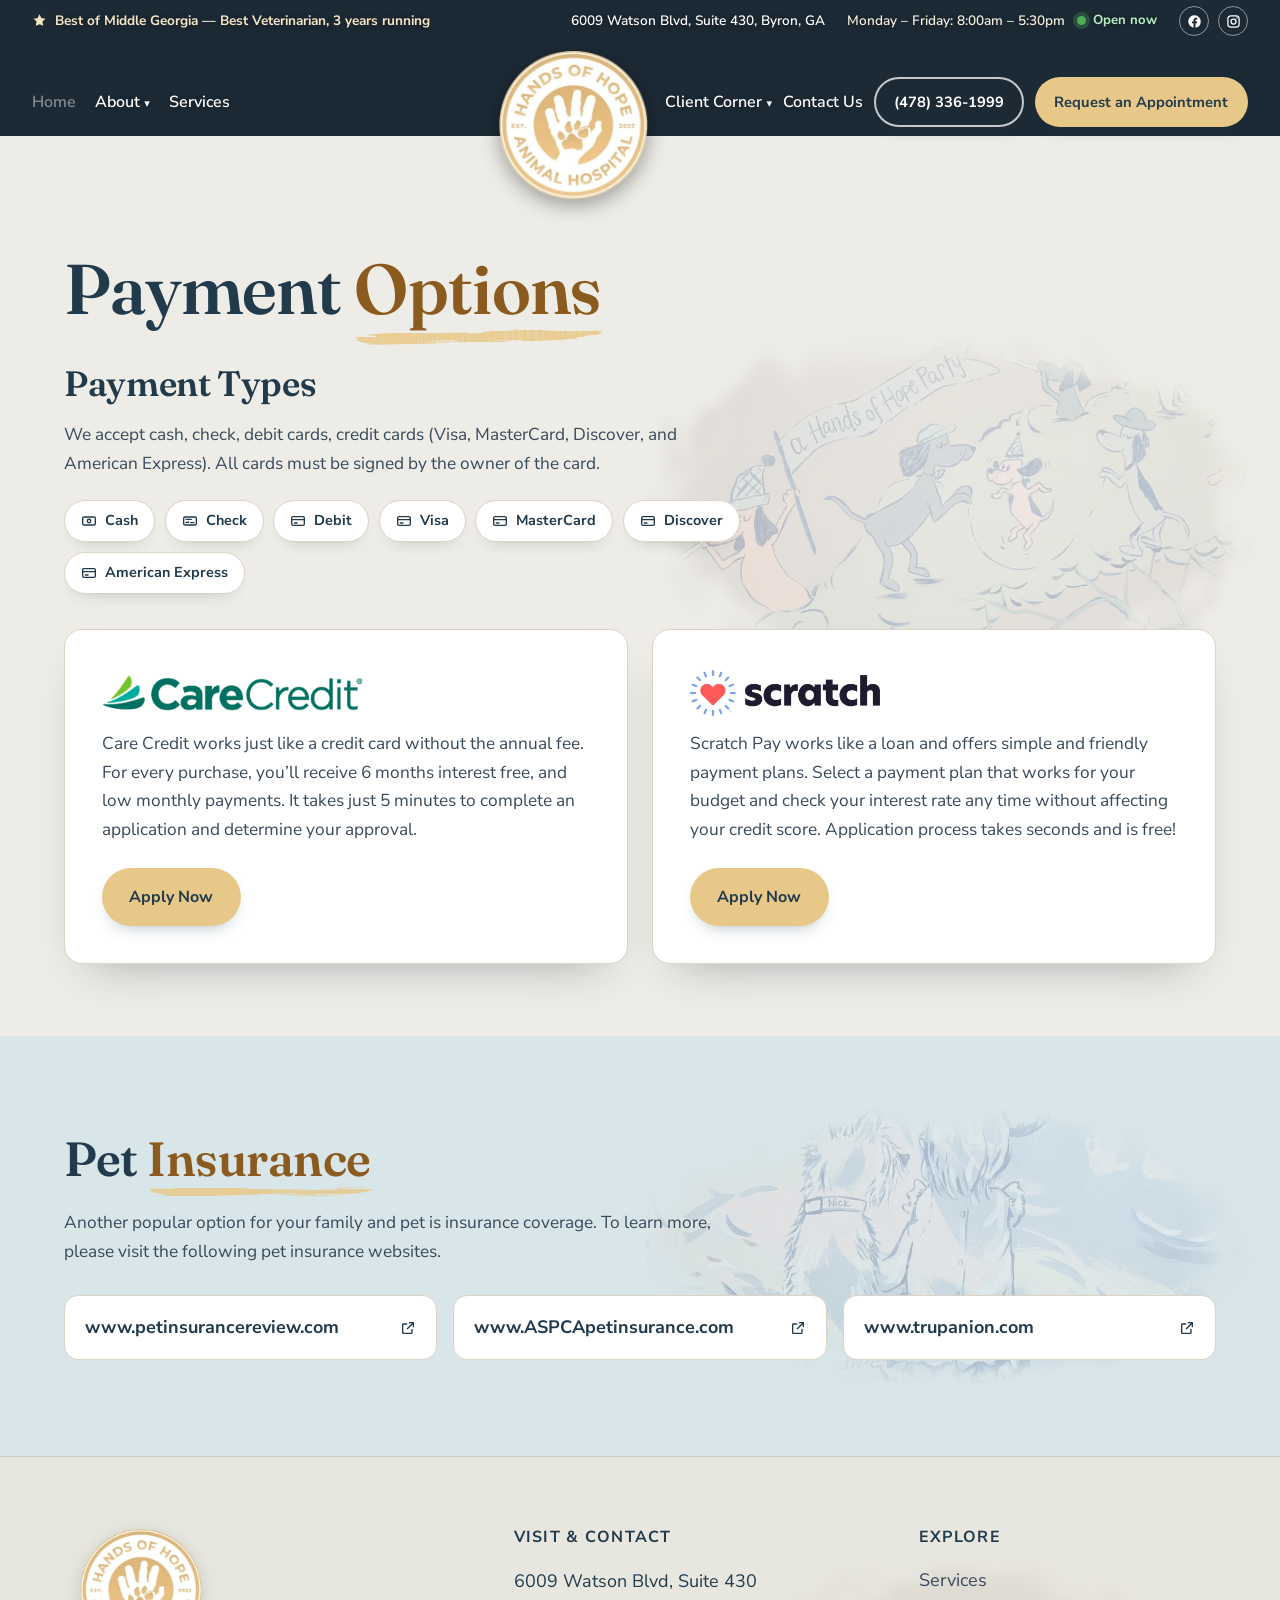
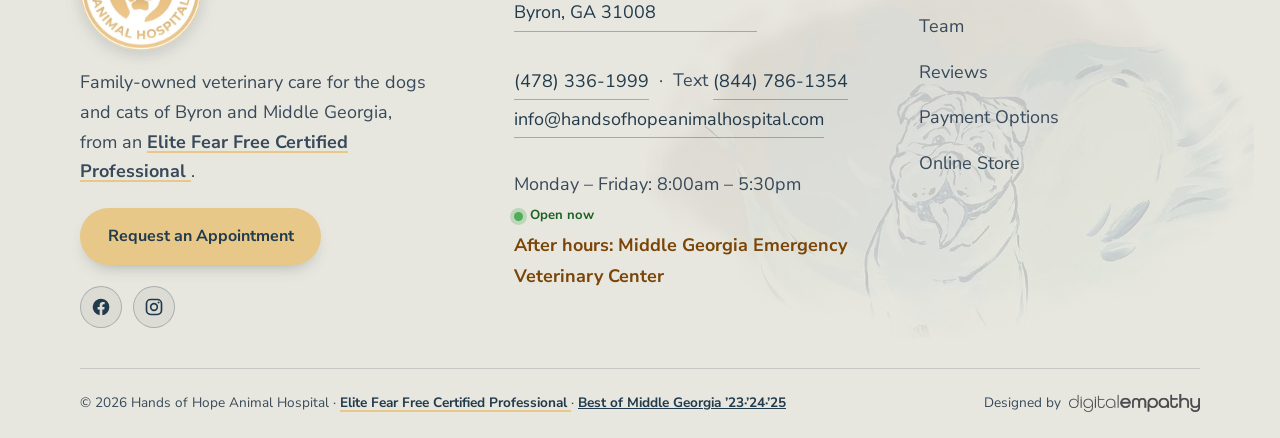
<file: payment.html>
<!DOCTYPE html>
<html lang="en">
<head>
<meta charset="UTF-8" />
<meta name="viewport" content="width=device-width, initial-scale=1" />
<title>Payment Options | Hands of Hope Animal Hospital — Byron, GA</title>
<meta name="description" content="Payment options at Hands of Hope Animal Hospital in Byron, Georgia: cash, check, debit and credit cards, CareCredit, Scratch Pay, and pet insurance resources." />
<link rel="canonical" href="https://handsofhopeanimalhospital.com/payment.html" />
<meta property="og:type" content="website" />
<meta property="og:site_name" content="Hands of Hope Animal Hospital" />
<meta property="og:title" content="Payment Options | Hands of Hope Animal Hospital — Byron, GA" />
<meta property="og:description" content="Payment options at Hands of Hope Animal Hospital in Byron, Georgia: cash, check, debit and credit cards, CareCredit, Scratch Pay, and pet insurance resources." />
<meta property="og:url" content="https://handsofhopeanimalhospital.com/payment.html" />
<meta property="og:image" content="https://handsofhopeanimalhospital.com/assets/hands-of-hope-logo.png" />
<meta name="theme-color" content="#213A4C" />
<link rel="icon" type="image/png" sizes="32x32" href="assets/favicon-32.png" />
<link rel="icon" type="image/png" sizes="16x16" href="assets/favicon-16.png" />
<link rel="icon" href="assets/favicon.ico" sizes="any" />
<link rel="apple-touch-icon" sizes="180x180" href="assets/favicon-180.png" />
<script>(function(w,d,s,l,i){w[l]=w[l]||[];w[l].push({'gtm.start':
new Date().getTime(),event:'gtm.js'});var f=d.getElementsByTagName(s)[0],
j=d.createElement(s),dl=l!='dataLayer'?'&l='+l:'';j.async=true;j.src=
'https://www.googletagmanager.com/gtm.js?id='+i+dl;f.parentNode.insertBefore(j,f);
})(window,document,'script','dataLayer','GTM-XXXXXXX');</script>
<link rel="preconnect" href="https://fonts.googleapis.com" />
<link rel="preconnect" href="https://fonts.gstatic.com" crossorigin />
<link href="https://fonts.googleapis.com/css2?family=Fraunces:opsz,wght@9..144,400;9..144,500;9..144,600;9..144,700&family=Nunito+Sans:wght@400;500;600;700&display=swap" rel="stylesheet" />
<script>document.documentElement.classList.add('mural-js')</script>
<link rel="stylesheet" href="assets/site.css?v=20261016g" />
<style>

.no-hero .site-header{background:rgba(19,34,46,.96);}
.pay-page .wrap{max-width:none;padding-left:clamp(1.25rem,5vw,6em);padding-right:clamp(1.25rem,5vw,6em);}
.pay-intro{padding:clamp(220px,24vw,250px) 0 clamp(3rem,6vw,4.5rem);}
.pay-intro .lead-block{max-width:68ch;}
.pay-intro h2{font-size:clamp(1.6rem,3vw,2.2rem);margin-top:2.2rem;}
.pay-intro p{font-size:1.08rem;color:var(--ink-soft);}
.pay-methods{display:flex;flex-wrap:wrap;gap:.6rem;margin:1.4rem 0 0;padding:0;list-style:none;}
.pay-methods li{display:inline-flex;align-items:center;gap:.5rem;background:#fff;border:1px solid var(--line);border-radius:999px;padding:.5rem 1rem;font-weight:700;font-size:.9rem;color:var(--ink);box-shadow:0 8px 18px -14px rgba(33,58,76,.45);}
.pay-methods svg{color:var(--ink);flex:none;}
.fin-grid{display:grid;grid-template-columns:repeat(2,1fr);gap:1.5rem;margin-top:2.2rem;}
.fin-card{background:#fff;border:1px solid var(--line);border-radius:var(--radius);padding:clamp(1.6rem,3vw,2.3rem);display:flex;flex-direction:column;box-shadow:0 22px 44px -28px rgba(33,58,76,.45);}
.fin-card h3{font-size:1.45rem;margin-bottom:.5em;display:flex;align-items:center;gap:.75rem;}
.fin-card p{flex:1;margin:0 0 1.5rem;}
.fin-card .btn{align-self:flex-start;}
.fin-logo{min-height:52px;margin-bottom:1.1rem;}
.fin-logo img{width:auto;max-width:100%;display:block;}
.fin-ico{width:48px;height:48px;border-radius:14px;background:var(--sage);display:grid;place-items:center;color:var(--sage-deep);flex:none;}
.insure{padding:clamp(3.5rem,8vw,6rem) 0;background:#CFE3ECB5;}
.insure .lead-block{max-width:68ch;}
.insure p{font-size:1.08rem;color:var(--ink-soft);}
.ins-list{list-style:none;padding:0;margin:1.8rem 0 0;display:grid;grid-template-columns:repeat(3,1fr);gap:1rem;}
.ins-list a{display:flex;align-items:center;justify-content:space-between;gap:.75rem;background:#fff;border:1px solid var(--line);border-radius:14px;padding:1.05rem 1.25rem;color:var(--ink);font-weight:700;text-decoration:none;word-break:break-word;transition:transform .2s ease,box-shadow .2s ease,border-color .2s ease;}
.ins-list a:hover{transform:translateY(-2px);border-color:#E8C888;box-shadow:0 14px 28px -18px rgba(33,58,76,.5);}
.ins-list a svg{flex:none;color:var(--ink);}
@media(max-width:980px){.ins-list{grid-template-columns:1fr 1fr;}}
@media(max-width:700px){.fin-grid,.ins-list{grid-template-columns:1fr;}}
</style>
<script type="text/javascript">
    (function(k) {
        let s=document.createElement('script');s.defer=true;
        s.src="https://cdn.feedbucket.app/assets/feedbucket.js";
        s.dataset.feedbucket=k;document.head.appendChild(s);
    })('Gk1do63Xip9sIUdKC59K')
</script>
</head>
<body class="no-hero">
<noscript><iframe src="https://www.googletagmanager.com/ns.html?id=GTM-XXXXXXX" height="0" width="0" style="display:none;visibility:hidden" title="Google Tag Manager"></iframe></noscript>
<svg width="0" height="0" style="position:absolute" aria-hidden="true" focusable="false">
  <filter id="brushTex" x="-15%" y="-70%" width="130%" height="240%" color-interpolation-filters="sRGB">
    <feTurbulence type="fractalNoise" baseFrequency="0.012 0.8" numOctaves="2" seed="6" result="n"/>
    <feDisplacementMap in="SourceGraphic" in2="n" scale="5" xChannelSelector="R" yChannelSelector="G" result="d"/>
    <feTurbulence type="fractalNoise" baseFrequency="0.85 0.06" numOctaves="1" seed="11" result="grain"/>
    <feColorMatrix in="grain" type="matrix" values="0 0 0 0 0  0 0 0 0 0  0 0 0 0 0  0 0 0 0.7 0.5" result="mask"/>
    <feComposite in="d" in2="mask" operator="in"/>
  </filter>
</svg>
<a class="skip-link" href="#main">Skip to main content</a>
<header class="site-header">
<div class="topbar">
  <div class="wrap">
    <span class="award" aria-label="Voted Best of Middle Georgia, Best Veterinarian, three years running">
      <svg width="15" height="15" viewBox="0 0 24 24" fill="currentColor" aria-hidden="true"><path d="M12 2l2.9 6.1 6.6.9-4.8 4.6 1.2 6.6L12 17.8 6.1 20.2l1.2-6.6L2.5 9l6.6-.9L12 2z"/></svg>
      Best of Middle Georgia — Best Veterinarian, 3 years running
    </span>
    <div class="tb-right">
      <a class="tb-addr" href="https://www.google.com/maps/search/?api=1&amp;query=Hands+of+Hope+Animal+Hospital+6009+Watson+Blvd+Byron+GA+31008" target="_blank" rel="noopener">6009 Watson Blvd, Suite 430, Byron, GA <span class="sr-only">(opens in a new tab)</span></a>
      <span class="tb-hours"><span>Monday – Friday: 8:00am – 5:30pm</span><span class="open-status" data-openstatus aria-live="polite"><span class="os-dot" aria-hidden="true"></span><span class="os-text">Checking hours…</span></span></span>
      <span class="tb-social">
        <a href="https://www.facebook.com/profile.php?id=100090151895183" target="_blank" rel="noopener" aria-label="Hands of Hope on Facebook (opens in a new tab)"><svg width="15" height="15" viewBox="0 0 24 24" fill="currentColor" aria-hidden="true"><path d="M22 12a10 10 0 10-11.6 9.9v-7H7.9V12h2.5V9.8c0-2.5 1.5-3.9 3.8-3.9 1.1 0 2.2.2 2.2.2v2.5h-1.2c-1.2 0-1.6.8-1.6 1.6V12h2.7l-.4 2.9h-2.3v7A10 10 0 0022 12z"/></svg></a>
        <a href="https://www.instagram.com/handsofhopevet" target="_blank" rel="noopener" aria-label="Hands of Hope on Instagram (opens in a new tab)"><svg width="15" height="15" viewBox="0 0 24 24" fill="none" stroke="currentColor" stroke-width="2" aria-hidden="true"><rect x="3" y="3" width="18" height="18" rx="5"/><circle cx="12" cy="12" r="4"/><circle cx="17.5" cy="6.5" r="1.2" fill="currentColor" stroke="none"/></svg></a>
      </span>
    </div>
  </div>
</div>

<nav class="nav" id="nav" aria-label="Primary">
  <div class="wrap">
    <a class="brand" href="services.html" aria-label="Hands of Hope Animal Hospital — Services">
      <img class="brand-logo" src="assets/hands-of-hope-logo.webp" width="150" height="150" alt="Hands of Hope Animal Hospital logo" />
    </a>
    <ul class="nav-links">
      <li><span class="nav-off" aria-disabled="true">Home <span class="sr-only">(coming soon)</span></span></li>
      <li class="has-dropdown">
        <span class="nav-drop-label" tabindex="0">About <span class="caret" aria-hidden="true">▾</span></span>
        <ul class="dropdown">
          <li><a href="team.html">Team</a></li>
          <li><a href="reviews.html">Reviews</a></li>
        </ul>
      </li>
      <li><a href="services.html">Services</a></li>
    </ul>
    <div class="nav-cta">
      <div class="has-dropdown cc-drop">
        <a class="nav-tab" href="payment.html">Client Corner <span class="caret" aria-hidden="true">▾</span></a>
        <ul class="dropdown">
          <li><a href="payment.html">Payment Options</a></li>
          <li><a href="https://handsofhope.vetsfirstchoice.com/" target="_blank" rel="noopener">Online Store <span class="sr-only">(opens in a new tab)</span></a></li>
        </ul>
      </div>
      <a class="nav-tab" href="contact.html">Contact Us</a>
      <a class="btn btn-ghost" href="tel:+14783361999">(478) 336-1999</a>
      <a class="btn btn-primary" href="contact.html">Request an Appointment</a>
    </div>
    <button class="hamburger" id="hamburger" aria-label="Open menu" aria-expanded="false" aria-controls="mobileMenu">
      <span></span><span></span><span></span>
    </button>
  </div>
</nav>
</header>
<div class="mobile-menu" id="mobileMenu" aria-hidden="true">
  <button class="mm-close" id="mmClose" aria-label="Close menu">&times;</button>
  <span class="nav-off" aria-disabled="true">Home <span class="sr-only">(coming soon)</span></span>
  <span class="nav-label">About</span>
  <a href="team.html">Team</a>
  <a href="reviews.html">Reviews</a>
  <a href="services.html">Services</a>
  <span class="nav-label">Client Corner</span>
  <a class="mm-sub" href="payment.html">Payment Options</a>
  <a class="mm-sub" href="https://handsofhope.vetsfirstchoice.com/" target="_blank" rel="noopener">Online Store <span class="sr-only">(opens in a new tab)</span></a>
  <a href="contact.html">Contact Us</a>
  <a class="btn btn-ghost" href="tel:+14783361999">(478) 336-1999</a>
  <a class="btn btn-primary" href="contact.html">Request an Appointment</a>
</div>
<main id="main" tabindex="-1">
<span id="top"></span>

<section class="pay-intro pay-page reveal mural-bg mb-party">
  <div class="wrap">
    <div class="lead-block">
      <h1>Payment <span class="paint">Options<svg viewBox="0 0 300 26" preserveAspectRatio="none" aria-hidden="true"><path d="M5 14 C 52 10, 110 12, 165 10 C 215 8, 262 11, 296 9 C 284 15, 246 17, 196 17 C 140 18, 82 18, 34 19 C 16 19, 5 18, 5 14 Z" fill="#E8C888" filter="url(#brushTex)"/></svg></span></h1>
      <h2>Payment Types</h2>
      <p>We accept cash, check, debit cards, credit cards (Visa, MasterCard, Discover, and American Express). All cards must be signed by the owner of the card.</p>
      <ul class="pay-methods" aria-hidden="true">
        <li><svg width="16" height="16" viewBox="0 0 24 24" fill="none" stroke="currentColor" stroke-width="2" stroke-linecap="round" stroke-linejoin="round" aria-hidden="true"><rect x="2.5" y="6" width="19" height="12" rx="2"/><circle cx="12" cy="12" r="2.6"/></svg>Cash</li>
        <li><svg width="16" height="16" viewBox="0 0 24 24" fill="none" stroke="currentColor" stroke-width="2" stroke-linecap="round" stroke-linejoin="round" aria-hidden="true"><rect x="2.5" y="6" width="19" height="12" rx="2"/><path d="M6 14.5c1.5-2 2.5 1 4-1M13 14.5h5M6 9.5h8"/></svg>Check</li>
        <li><svg width="16" height="16" viewBox="0 0 24 24" fill="none" stroke="currentColor" stroke-width="2" stroke-linecap="round" stroke-linejoin="round" aria-hidden="true"><rect x="2.5" y="5.5" width="19" height="13" rx="2"/><path d="M2.5 10h19M6.5 15h4"/></svg>Debit</li>
        <li><svg width="16" height="16" viewBox="0 0 24 24" fill="none" stroke="currentColor" stroke-width="2" stroke-linecap="round" stroke-linejoin="round" aria-hidden="true"><rect x="2.5" y="5.5" width="19" height="13" rx="2"/><path d="M2.5 10h19M6.5 15h4"/></svg>Visa</li>
        <li><svg width="16" height="16" viewBox="0 0 24 24" fill="none" stroke="currentColor" stroke-width="2" stroke-linecap="round" stroke-linejoin="round" aria-hidden="true"><rect x="2.5" y="5.5" width="19" height="13" rx="2"/><path d="M2.5 10h19M6.5 15h4"/></svg>MasterCard</li>
        <li><svg width="16" height="16" viewBox="0 0 24 24" fill="none" stroke="currentColor" stroke-width="2" stroke-linecap="round" stroke-linejoin="round" aria-hidden="true"><rect x="2.5" y="5.5" width="19" height="13" rx="2"/><path d="M2.5 10h19M6.5 15h4"/></svg>Discover</li>
        <li><svg width="16" height="16" viewBox="0 0 24 24" fill="none" stroke="currentColor" stroke-width="2" stroke-linecap="round" stroke-linejoin="round" aria-hidden="true"><rect x="2.5" y="5.5" width="19" height="13" rx="2"/><path d="M2.5 10h19M6.5 15h4"/></svg>American Express</li>
      </ul>
    </div>
    <div class="fin-grid">
      <article class="fin-card">
        <h3 class="fin-logo"><img loading="lazy" decoding="async" src="assets/carecredit-logo.png" width="356" height="49" alt="CareCredit" style="height:36px" /></h3>
        <p>Care Credit works just like a credit card without the annual fee. For every purchase, you’ll receive 6 months interest free, and low monthly payments. It takes just 5 minutes to complete an application and determine your approval.</p>
        <a class="btn btn-primary" href="https://www.carecredit.com/apply/" target="_blank" rel="noopener">Apply Now <span class="sr-only">for Care Credit (opens in a new tab)</span></a>
      </article>
      <article class="fin-card">
        <h3 class="fin-logo"><img loading="lazy" decoding="async" src="assets/scratchpay-logo.png" width="720" height="174" alt="Scratch Pay" style="height:46px" /></h3>
        <p>Scratch Pay works like a loan and offers simple and friendly payment plans. Select a payment plan that works for your budget and check your interest rate any time without affecting your credit score. Application process takes seconds and is free!</p>
        <a class="btn btn-primary" href="https://scratchpay.com/" target="_blank" rel="noopener">Apply Now <span class="sr-only">for Scratch Pay (opens in a new tab)</span></a>
      </article>
    </div>
  </div>
</section>

<section class="insure pay-page reveal mural-bg mb-girl">
  <div class="wrap">
    <div class="lead-block">
      <h2>Pet <span class="paint">Insurance<svg viewBox="0 0 300 26" preserveAspectRatio="none" aria-hidden="true"><path d="M6 11 C 45 13, 100 9, 155 12 C 205 14, 250 10, 295 12 C 287 17, 250 19, 198 18 C 145 17, 88 20, 40 19 C 18 18, 6 15, 6 11 Z" fill="#E8C888" filter="url(#brushTex)"/></svg></span></h2>
      <p>Another popular option for your family and pet is insurance coverage. To learn more, please visit the following pet insurance websites.</p>
    </div>
    <ul class="ins-list">
      <li><a href="https://www.petinsurancereview.com" target="_blank" rel="noopener">www.petinsurancereview.com <span class="sr-only">(opens in a new tab)</span><svg width="16" height="16" viewBox="0 0 24 24" fill="none" stroke="currentColor" stroke-width="2" stroke-linecap="round" stroke-linejoin="round" aria-hidden="true"><path d="M14 4h6v6M20 4l-9 9M18 14v5a1 1 0 0 1-1 1H5a1 1 0 0 1-1-1V7a1 1 0 0 1 1-1h5"/></svg></a></li>
      <li><a href="https://www.ASPCApetinsurance.com" target="_blank" rel="noopener">www.ASPCApetinsurance.com <span class="sr-only">(opens in a new tab)</span><svg width="16" height="16" viewBox="0 0 24 24" fill="none" stroke="currentColor" stroke-width="2" stroke-linecap="round" stroke-linejoin="round" aria-hidden="true"><path d="M14 4h6v6M20 4l-9 9M18 14v5a1 1 0 0 1-1 1H5a1 1 0 0 1-1-1V7a1 1 0 0 1 1-1h5"/></svg></a></li>
      <li><a href="https://www.trupanion.com" target="_blank" rel="noopener">www.trupanion.com <span class="sr-only">(opens in a new tab)</span><svg width="16" height="16" viewBox="0 0 24 24" fill="none" stroke="currentColor" stroke-width="2" stroke-linecap="round" stroke-linejoin="round" aria-hidden="true"><path d="M14 4h6v6M20 4l-9 9M18 14v5a1 1 0 0 1-1 1H5a1 1 0 0 1-1-1V7a1 1 0 0 1 1-1h5"/></svg></a></li>
    </ul>
  </div>
</section>
</main>
<footer class="mural-bg mb-bulldog">
  <div class="wrap">
    <div class="foot-grid">
      <div class="foot-brand">
        <img loading="lazy" decoding="async" class="foot-logo" src="assets/hands-of-hope-logo.webp" width="112" height="112" alt="Hands of Hope Animal Hospital logo" />
        <p>Family-owned veterinary care for the dogs and cats of Byron and Middle Georgia, from an <a class="ff-link" href="https://www.fearfree.com/certifications/fear-free-individual-veterinary-professional-certification-programs/" target="_blank" rel="noopener">Elite Fear Free Certified Professional <span class="sr-only">(opens in a new tab)</span></a>.</p>
        <a class="btn btn-light" href="contact.html">Request an Appointment</a>
        <div class="foot-social">
          <a href="https://www.facebook.com/profile.php?id=100090151895183" target="_blank" rel="noopener" aria-label="Hands of Hope Animal Hospital on Facebook (opens in a new tab)">
            <svg width="20" height="20" viewBox="0 0 24 24" fill="currentColor" aria-hidden="true"><path d="M22 12a10 10 0 10-11.6 9.9v-7H7.9V12h2.5V9.8c0-2.5 1.5-3.9 3.8-3.9 1.1 0 2.2.2 2.2.2v2.5h-1.2c-1.2 0-1.6.8-1.6 1.6V12h2.7l-.4 2.9h-2.3v7A10 10 0 0022 12z"/></svg>
          </a>
          <a href="https://www.instagram.com/handsofhopevet" target="_blank" rel="noopener" aria-label="Hands of Hope Animal Hospital on Instagram (opens in a new tab)">
            <svg width="20" height="20" viewBox="0 0 24 24" fill="none" stroke="currentColor" stroke-width="2" aria-hidden="true"><rect x="3" y="3" width="18" height="18" rx="5"/><circle cx="12" cy="12" r="4"/><circle cx="17.5" cy="6.5" r="1.2" fill="currentColor" stroke="none"/></svg>
          </a>
        </div>
      </div>
      <div class="foot-col">
        <h2>Visit &amp; Contact</h2>
        <address class="foot-addr">
          <a href="https://www.google.com/maps/search/?api=1&amp;query=Hands+of+Hope+Animal+Hospital+6009+Watson+Blvd+Byron+GA+31008" target="_blank" rel="noopener">6009 Watson Blvd, Suite 430<br>Byron, GA 31008 <span class="sr-only">(opens in a new tab)</span></a><br><br>
          <a href="tel:+14783361999">(478) 336-1999</a> &nbsp;·&nbsp; Text <a href="sms:+18447861354">(844) 786-1354</a><br>
          <a href="mailto:info@handsofhopeanimalhospital.com">info@handsofhopeanimalhospital.com</a><br><br>
          Monday – Friday:  8:00am – 5:30pm &nbsp;<span class="open-status" data-openstatus><span class="os-dot" aria-hidden="true"></span><span class="os-text">Checking hours…</span></span><br>
          <span class="foot-after">After hours: Middle Georgia Emergency Veterinary Center</span>
        </address>
      </div>
      <div class="foot-col">
        <h2>Explore</h2>
        <ul>
          <li><a href="services.html">Services</a></li>
          <li><a href="team.html">Team</a></li>
          <li><a href="reviews.html">Reviews</a></li>
          <li><a href="payment.html">Payment Options</a></li>
          <li><a href="https://handsofhope.vetsfirstchoice.com/" target="_blank" rel="noopener">Online Store <span class="sr-only">(opens in a new tab)</span></a></li>
        </ul>
      </div>
    </div>
    <div class="foot-bottom">
      <span>© <span id="yr"></span> Hands of Hope Animal Hospital · <a class="ff-link" href="https://www.fearfree.com/certifications/fear-free-individual-veterinary-professional-certification-programs/" target="_blank" rel="noopener">Elite Fear Free Certified Professional <span class="sr-only">(opens in a new tab)</span></a> · <a href="https://www.bestofmiddlegeorgia.com/" target="_blank" rel="noopener"><strong>Best of Middle Georgia ’23·’24·’25</strong> <span class="sr-only">(opens in a new tab)</span></a></span>
      <span><span class="de-credit">Designed by <a href="https://digitalempathyinc.com" target="_blank" rel="noopener"><img loading="lazy" decoding="async" src="assets/de-logo.png" width="480" height="66" alt="Digital Empathy (opens in a new tab)" /></a></span></span>
    </div>
  </div>
</footer>
<script>
document.getElementById('yr').textContent=new Date().getFullYear();
var ham=document.getElementById('hamburger'),menu=document.getElementById('mobileMenu'),mmClose=document.getElementById('mmClose');
function openMenu(){menu.classList.add('open');menu.setAttribute('aria-hidden','false');ham.setAttribute('aria-expanded','true');document.body.style.overflow='hidden';}
function closeMenu(){menu.classList.remove('open');menu.setAttribute('aria-hidden','true');ham.setAttribute('aria-expanded','false');document.body.style.overflow='';ham.focus();}
ham.addEventListener('click',openMenu);mmClose.addEventListener('click',closeMenu);
menu.querySelectorAll('a').forEach(function(a){a.addEventListener('click',closeMenu);});
document.addEventListener('keydown',function(e){if(e.key==='Escape'&&menu.classList.contains('open'))closeMenu();});
var io=new IntersectionObserver(function(en){en.forEach(function(x){if(x.isIntersecting){x.target.classList.add('in');io.unobserve(x.target);}});},{threshold:0.12});
document.querySelectorAll('.reveal').forEach(function(el){io.observe(el);});
(function(){var OPEN=8*60,CLOSE=17*60+30,SOON=60,D={Sun:0,Mon:1,Tue:2,Wed:3,Thu:4,Fri:5,Sat:6};
function nowET(){try{var p=new Intl.DateTimeFormat('en-US',{timeZone:'America/New_York',weekday:'short',hour:'2-digit',minute:'2-digit',hour12:false}).formatToParts(new Date());var o={};p.forEach(function(x){o[x.type]=x.value;});var h=parseInt(o.hour,10);if(h===24)h=0;return {dow:D[o.weekday],mins:h*60+parseInt(o.minute,10)};}catch(e){var d=new Date();return {dow:d.getDay(),mins:d.getHours()*60+d.getMinutes()};}}
function st(){var t=nowET(),wd=t.dow>=1&&t.dow<=5;if(wd&&t.mins>=OPEN&&t.mins<CLOSE)return t.mins>=CLOSE-SOON?{cls:'os-soon',txt:'Closing soon'}:{cls:'os-open',txt:'Open now'};if(wd&&t.mins<OPEN&&t.mins>=OPEN-SOON)return {cls:'os-soon',txt:'Opening soon'};return {cls:'os-closed',txt:'Closed'};}
function r(){var s=st();document.querySelectorAll('[data-openstatus]').forEach(function(el){el.classList.remove('os-open','os-soon','os-closed');el.classList.add(s.cls);var t=el.querySelector('.os-text');if(t&&t.textContent!==s.txt)t.textContent=s.txt;});}
r();setInterval(r,60000);})();
</script>
<script>

(function(){
  
  document.querySelectorAll('[data-video-toggle]').forEach(function(btn){
    var v=btn.closest('.hero').querySelector('video'); if(!v) return;
    var icon=btn.querySelector('svg'), lbl=btn.querySelector('span');
    btn.addEventListener('click',function(){
      if(v.paused){v.play();btn.setAttribute('aria-pressed','false');lbl.textContent='Pause video';icon.innerHTML='<rect x="6" y="5" width="4" height="14" rx="1"/><rect x="14" y="5" width="4" height="14" rx="1"/>';}
      else{v.pause();btn.setAttribute('aria-pressed','true');lbl.textContent='Play video';icon.innerHTML='<path d="M8 5v14l11-7z"/>';}
    });
  });
  
  var menu=document.getElementById('mobileMenu'), ham=document.getElementById('hamburger');
  if(menu&&ham){
    var sel='a[href],button:not([disabled])';
    ham.addEventListener('click',function(){ setTimeout(function(){ var f=menu.querySelector(sel); if(f) f.focus(); },50); });
    menu.addEventListener('keydown',function(e){
      if(e.key!=='Tab'||!menu.classList.contains('open')) return;
      var els=[].slice.call(menu.querySelectorAll(sel)), first=els[0], last=els[els.length-1];
      if(e.shiftKey&&document.activeElement===first){e.preventDefault();last.focus();}
      else if(!e.shiftKey&&document.activeElement===last){e.preventDefault();first.focus();}
    });
  }
})();
</script>
<script>

(function(){var h=document.querySelector('.site-header');if(!h)return;
function s(){h.classList.toggle('scrolled',window.scrollY>40);}
s();window.addEventListener('scroll',s,{passive:true});})();
</script>
<script>
(function(){var els=[].slice.call(document.querySelectorAll('.mural-bg,.rev-mural,.mural-anim'));if(!els.length)return;
function anchor(e,r){if(e.classList.contains('rev-mural')||e.classList.contains('mural-anim'))return r.top+r.height/2;
if(e.classList.contains('mural-left'))return r.bottom-Math.min(260,r.height/2);
if(e.classList.contains('contact'))return r.top+Math.min(260,r.height/2);
return r.top+r.height/2;}
function check(){var vh=window.innerHeight;els=els.filter(function(e){var r=e.getBoundingClientRect(),y=anchor(e,r);
if(y<vh*0.85&&r.bottom>0){e.classList.add('mural-in');return false;}return true;});
if(!els.length){window.removeEventListener('scroll',on);window.removeEventListener('resize',on);}}
var t=0;function on(){if(t)return;t=requestAnimationFrame(function(){t=0;check();});}
window.addEventListener('scroll',on,{passive:true});window.addEventListener('resize',on);check();})();
</script>
</body>
</html>
</file>
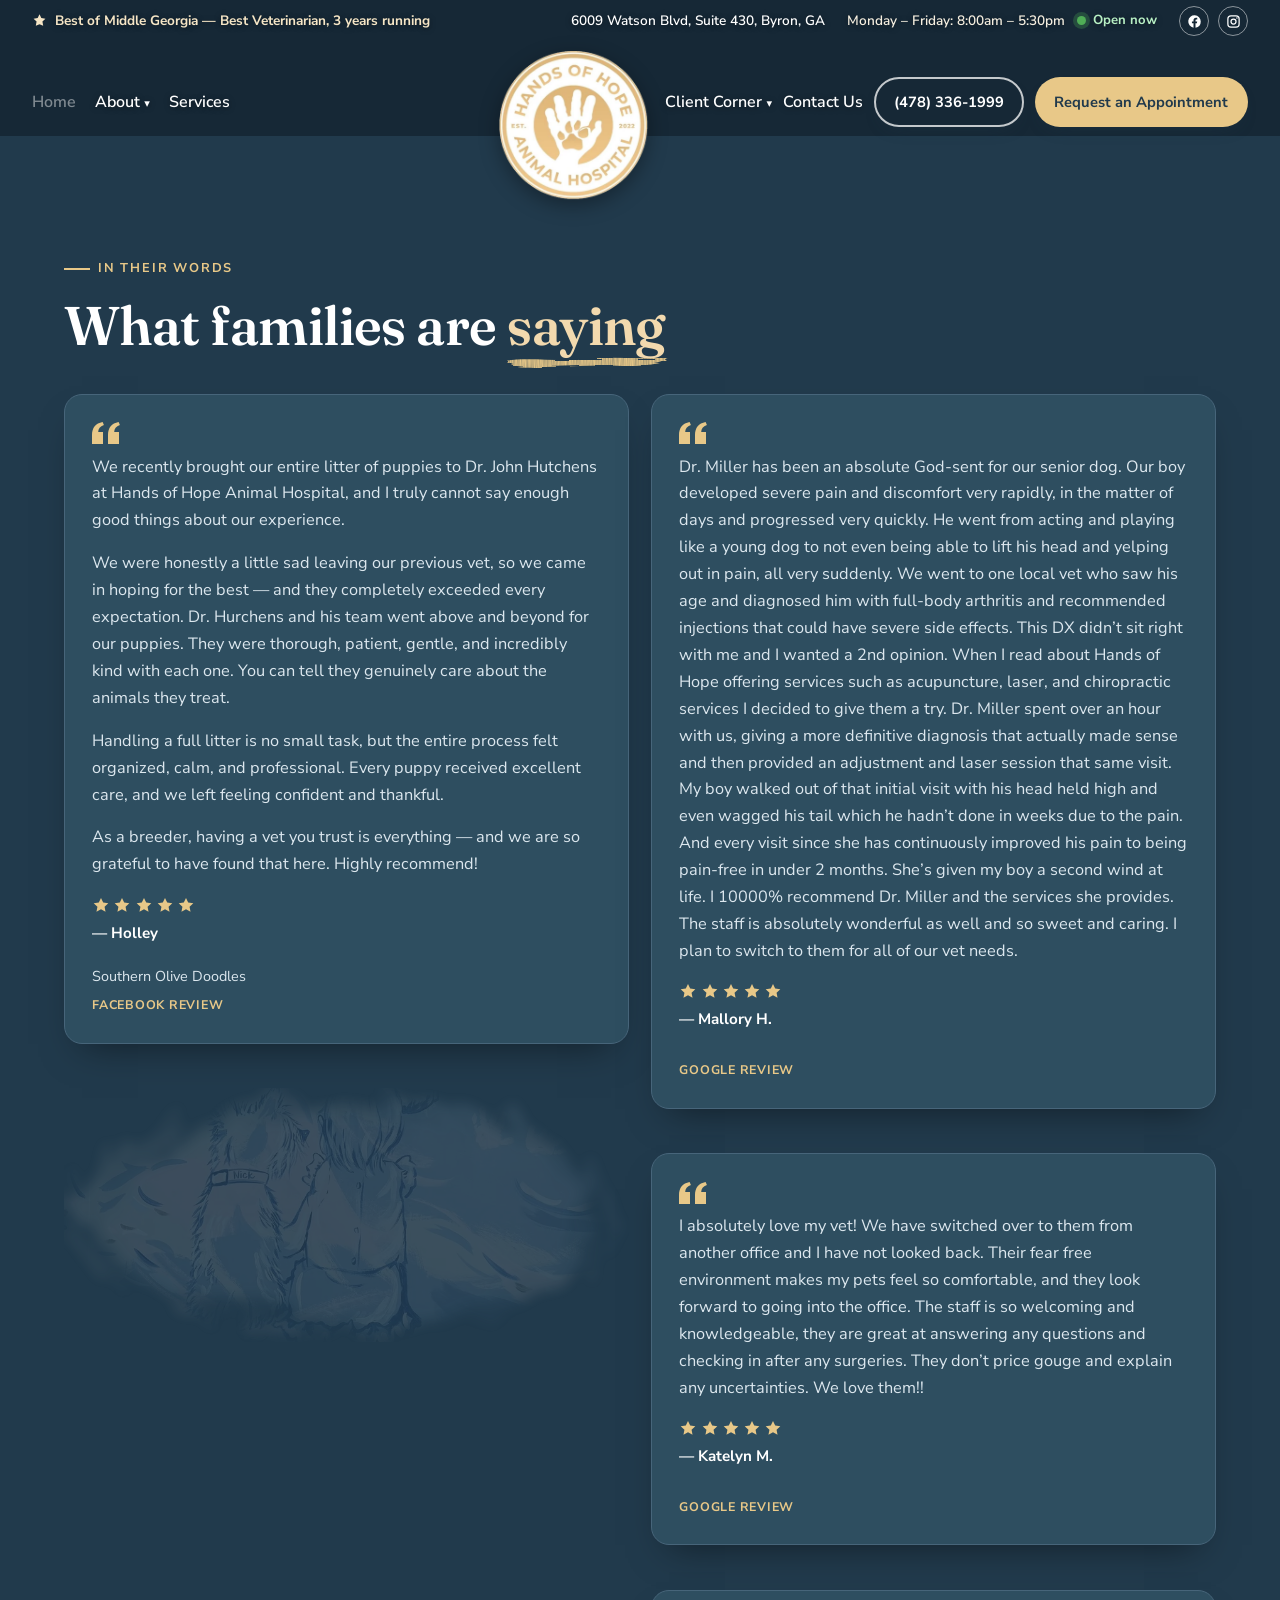
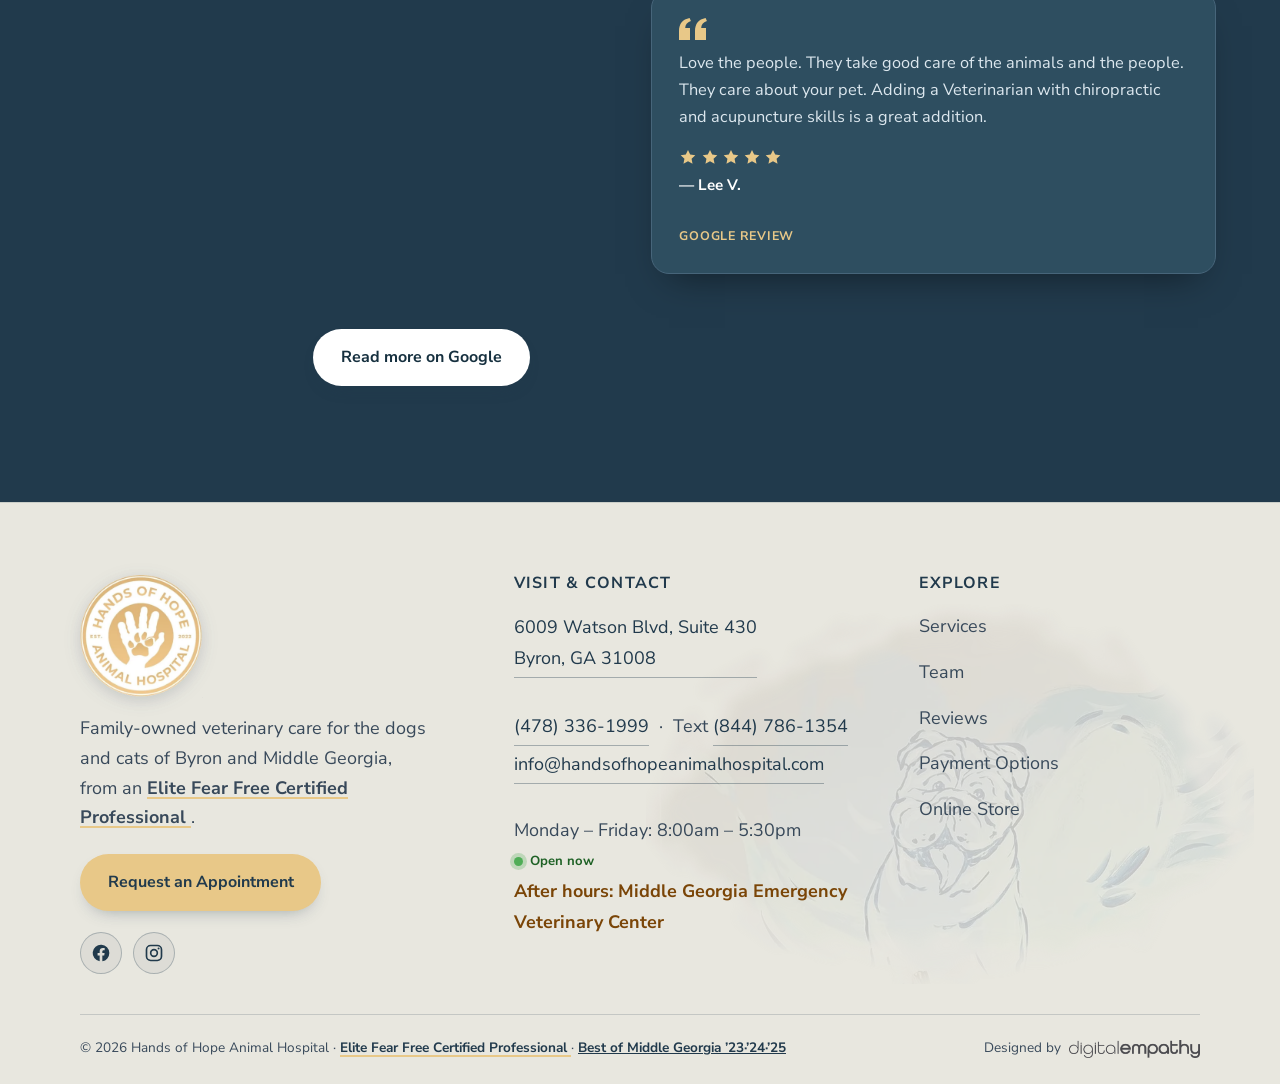
<file: reviews.html>
<!DOCTYPE html>
<html lang="en">
<head>
<meta charset="UTF-8" />
<meta name="viewport" content="width=device-width, initial-scale=1" />
<title>Reviews | Hands of Hope Animal Hospital — Byron, GA</title>
<meta name="description" content="Reviews from pet families about Hands of Hope Animal Hospital in Byron, GA — family-owned care from an Elite Fear Free Certified Professional." />
<link rel="canonical" href="https://handsofhopeanimalhospital.com/reviews.html" />
<meta property="og:type" content="website" />
<meta property="og:site_name" content="Hands of Hope Animal Hospital" />
<meta property="og:title" content="Reviews | Hands of Hope Animal Hospital — Byron, GA" />
<meta property="og:description" content="Reviews from pet families about Hands of Hope Animal Hospital in Byron, GA — family-owned care from an Elite Fear Free Certified Professional." />
<meta property="og:url" content="https://handsofhopeanimalhospital.com/reviews.html" />
<meta property="og:image" content="https://handsofhopeanimalhospital.com/assets/hands-of-hope-logo.png" />
<meta name="theme-color" content="#213A4C" />
<link rel="icon" type="image/png" sizes="32x32" href="assets/favicon-32.png" />
<link rel="icon" type="image/png" sizes="16x16" href="assets/favicon-16.png" />
<link rel="icon" href="assets/favicon.ico" sizes="any" />
<link rel="apple-touch-icon" sizes="180x180" href="assets/favicon-180.png" />
<script>(function(w,d,s,l,i){w[l]=w[l]||[];w[l].push({'gtm.start':
new Date().getTime(),event:'gtm.js'});var f=d.getElementsByTagName(s)[0],
j=d.createElement(s),dl=l!='dataLayer'?'&l='+l:'';j.async=true;j.src=
'https://www.googletagmanager.com/gtm.js?id='+i+dl;f.parentNode.insertBefore(j,f);
})(window,document,'script','dataLayer','GTM-XXXXXXX');</script>
<link rel="preconnect" href="https://fonts.googleapis.com" />
<link rel="preconnect" href="https://fonts.gstatic.com" crossorigin />
<link href="https://fonts.googleapis.com/css2?family=Fraunces:opsz,wght@9..144,400;9..144,500;9..144,600;9..144,700&family=Nunito+Sans:wght@400;500;600;700&display=swap" rel="stylesheet" />
<script>document.documentElement.classList.add('mural-js')</script>
<link rel="stylesheet" href="assets/site.css?v=20261016g" />
<style>
.rev-page{padding-top:clamp(220px,24vw,250px);}
.rev-page h1{font-size:clamp(2.2rem,4.4vw,3.4rem);color:#fff;line-height:1.1;}
.rev-page h1 .paint{color:#F2D9AE;}
.rev-page .wrap{max-width:none;padding-left:clamp(1.25rem,5vw,6em);padding-right:clamp(1.25rem,5vw,6em);}
.rev-masonry{display:grid;grid-template-columns:1fr 1fr;gap:1.4rem;align-items:start;margin:2.4rem 0 2rem;}
.rev-col{display:flex;flex-direction:column;gap:1.4rem;}
.rev-masonry .rev-card{margin:0;}

.rev-page.mural-bg::before{display:none;}
.rev-mural{width:100%;aspect-ratio:900/405;background:url(assets/mural-girl-paint.webp) left top/contain no-repeat;opacity:.12;}
@media(max-width:760px){.rev-masonry{grid-template-columns:1fr;}.rev-mural{display:none;}}
.rev-masonry .rev-card{break-inside:avoid;margin:0 0 1.4rem;display:block;}
.rev-masonry .rev-card blockquote{margin:0;}
.rev-masonry .rev-card p{font-size:1.02rem;line-height:1.65;}
.rev-masonry .rev-card .rev-by{margin-top:1.1rem;color:#DCE7EE;font-size:.9rem;line-height:1.5;}
.rev-masonry .rev-card .who{display:block;}
.rev-src{display:inline-flex;align-items:center;gap:.4rem;margin-top:.5rem;font-size:.78rem;font-weight:700;letter-spacing:.06em;text-transform:uppercase;color:#E8C888;}
.rev-stars{display:flex;gap:.2rem;color:#E8C888;margin:1.1rem 0 .2rem;}
.rev-masonry .rev-card .rev-stars + .rev-by{margin-top:.5rem;}
.mural-js .rev-stars svg{opacity:0;transform:scale(.2) rotate(-40deg);}
.mural-js .rev-stars.stars-in svg{animation:starPop .55s cubic-bezier(.34,1.56,.64,1) forwards;}
.mural-js .rev-stars.stars-in svg:nth-child(2){animation-delay:.12s;}
.mural-js .rev-stars.stars-in svg:nth-child(3){animation-delay:.24s;}
.mural-js .rev-stars.stars-in svg:nth-child(4){animation-delay:.36s;}
.mural-js .rev-stars.stars-in svg:nth-child(5){animation-delay:.48s;}
@keyframes starPop{0%{opacity:0;transform:scale(.2) rotate(-40deg);}60%{opacity:1;transform:scale(1.25) rotate(8deg);}100%{opacity:1;transform:scale(1) rotate(0);}}
@media (prefers-reduced-motion:reduce){.mural-js .rev-stars svg,.mural-js .rev-stars.stars-in svg{opacity:1;transform:none;animation:none;}}
.rev-quote{display:block;color:#E8C888;margin-bottom:.6rem;}
</style>
<script type="text/javascript">
    (function(k) {
        let s=document.createElement('script');s.defer=true;
        s.src="https://cdn.feedbucket.app/assets/feedbucket.js";
        s.dataset.feedbucket=k;document.head.appendChild(s);
    })('Gk1do63Xip9sIUdKC59K')
</script>
</head>
<body>
<noscript><iframe src="https://www.googletagmanager.com/ns.html?id=GTM-XXXXXXX" height="0" width="0" style="display:none;visibility:hidden" title="Google Tag Manager"></iframe></noscript>
<svg width="0" height="0" style="position:absolute" aria-hidden="true" focusable="false">
  <filter id="brushTex" x="-15%" y="-70%" width="130%" height="240%" color-interpolation-filters="sRGB">
    <feTurbulence type="fractalNoise" baseFrequency="0.012 0.8" numOctaves="2" seed="6" result="n"/>
    <feDisplacementMap in="SourceGraphic" in2="n" scale="5" xChannelSelector="R" yChannelSelector="G" result="d"/>
    <feTurbulence type="fractalNoise" baseFrequency="0.85 0.06" numOctaves="1" seed="11" result="grain"/>
    <feColorMatrix in="grain" type="matrix" values="0 0 0 0 0  0 0 0 0 0  0 0 0 0 0  0 0 0 0.7 0.5" result="mask"/>
    <feComposite in="d" in2="mask" operator="in"/>
  </filter>
</svg>
<a class="skip-link" href="#main">Skip to main content</a>
<header class="site-header">
<div class="topbar">
  <div class="wrap">
    <span class="award" aria-label="Voted Best of Middle Georgia, Best Veterinarian, three years running">
      <svg width="15" height="15" viewBox="0 0 24 24" fill="currentColor" aria-hidden="true"><path d="M12 2l2.9 6.1 6.6.9-4.8 4.6 1.2 6.6L12 17.8 6.1 20.2l1.2-6.6L2.5 9l6.6-.9L12 2z"/></svg>
      Best of Middle Georgia — Best Veterinarian, 3 years running
    </span>
    <div class="tb-right">
      <a class="tb-addr" href="https://www.google.com/maps/search/?api=1&amp;query=Hands+of+Hope+Animal+Hospital+6009+Watson+Blvd+Byron+GA+31008" target="_blank" rel="noopener">6009 Watson Blvd, Suite 430, Byron, GA <span class="sr-only">(opens in a new tab)</span></a>
      <span class="tb-hours"><span>Monday – Friday: 8:00am – 5:30pm</span><span class="open-status" data-openstatus aria-live="polite"><span class="os-dot" aria-hidden="true"></span><span class="os-text">Checking hours…</span></span></span>
      <span class="tb-social">
        <a href="https://www.facebook.com/profile.php?id=100090151895183" target="_blank" rel="noopener" aria-label="Hands of Hope on Facebook (opens in a new tab)"><svg width="15" height="15" viewBox="0 0 24 24" fill="currentColor" aria-hidden="true"><path d="M22 12a10 10 0 10-11.6 9.9v-7H7.9V12h2.5V9.8c0-2.5 1.5-3.9 3.8-3.9 1.1 0 2.2.2 2.2.2v2.5h-1.2c-1.2 0-1.6.8-1.6 1.6V12h2.7l-.4 2.9h-2.3v7A10 10 0 0022 12z"/></svg></a>
        <a href="https://www.instagram.com/handsofhopevet" target="_blank" rel="noopener" aria-label="Hands of Hope on Instagram (opens in a new tab)"><svg width="15" height="15" viewBox="0 0 24 24" fill="none" stroke="currentColor" stroke-width="2" aria-hidden="true"><rect x="3" y="3" width="18" height="18" rx="5"/><circle cx="12" cy="12" r="4"/><circle cx="17.5" cy="6.5" r="1.2" fill="currentColor" stroke="none"/></svg></a>
      </span>
    </div>
  </div>
</div>

<nav class="nav" id="nav" aria-label="Primary">
  <div class="wrap">
    <a class="brand" href="services.html" aria-label="Hands of Hope Animal Hospital — Services">
      <img class="brand-logo" src="assets/hands-of-hope-logo.webp" width="150" height="150" alt="Hands of Hope Animal Hospital logo" />
    </a>
    <ul class="nav-links">
      <li><span class="nav-off" aria-disabled="true">Home <span class="sr-only">(coming soon)</span></span></li>
      <li class="has-dropdown">
        <span class="nav-drop-label" tabindex="0">About <span class="caret" aria-hidden="true">▾</span></span>
        <ul class="dropdown">
          <li><a href="team.html">Team</a></li>
          <li><a href="reviews.html">Reviews</a></li>
        </ul>
      </li>
      <li><a href="services.html">Services</a></li>
    </ul>
    <div class="nav-cta">
      <div class="has-dropdown cc-drop">
        <a class="nav-tab" href="payment.html">Client Corner <span class="caret" aria-hidden="true">▾</span></a>
        <ul class="dropdown">
          <li><a href="payment.html">Payment Options</a></li>
          <li><a href="https://handsofhope.vetsfirstchoice.com/" target="_blank" rel="noopener">Online Store <span class="sr-only">(opens in a new tab)</span></a></li>
        </ul>
      </div>
      <a class="nav-tab" href="contact.html">Contact Us</a>
      <a class="btn btn-ghost" href="tel:+14783361999">(478) 336-1999</a>
      <a class="btn btn-primary" href="contact.html">Request an Appointment</a>
    </div>
    <button class="hamburger" id="hamburger" aria-label="Open menu" aria-expanded="false" aria-controls="mobileMenu">
      <span></span><span></span><span></span>
    </button>
  </div>
</nav>
</header>
<div class="mobile-menu" id="mobileMenu" aria-hidden="true">
  <button class="mm-close" id="mmClose" aria-label="Close menu">&times;</button>
  <span class="nav-off" aria-disabled="true">Home <span class="sr-only">(coming soon)</span></span>
  <span class="nav-label">About</span>
  <a href="team.html">Team</a>
  <a href="reviews.html">Reviews</a>
  <a href="services.html">Services</a>
  <span class="nav-label">Client Corner</span>
  <a class="mm-sub" href="payment.html">Payment Options</a>
  <a class="mm-sub" href="https://handsofhope.vetsfirstchoice.com/" target="_blank" rel="noopener">Online Store <span class="sr-only">(opens in a new tab)</span></a>
  <a href="contact.html">Contact Us</a>
  <a class="btn btn-ghost" href="tel:+14783361999">(478) 336-1999</a>
  <a class="btn btn-primary" href="contact.html">Request an Appointment</a>
</div>
<main id="main" tabindex="-1">
<span id="top"></span>

<section class="reviews rev-page reveal mural-bg mb-girl" id="reviews">
  <div class="wrap">
    <p class="eyebrow">In their words</p>
    <h1>What families are <span class="paint">saying<svg viewBox="0 0 300 26" preserveAspectRatio="none" aria-hidden="true"><path d="M4 12 C 40 9, 95 13, 150 11 C 200 9, 250 12, 297 10 C 290 15, 255 18, 205 17 C 150 16, 95 19, 45 18 C 22 18, 5 16, 4 12 Z" fill="#E8C888" filter="url(#brushTex)"/></svg></span></h1>
    <div class="rev-masonry">
      <div class="rev-col">
      <article class="rev-card">
        <svg class="rev-quote" width="28" height="22" viewBox="0 0 28 22" fill="currentColor" aria-hidden="true"><path d="M0 22V13C0 5.8 3.6 1.4 10.6 0l1.3 3C8 4.3 6.3 7 6.2 10H11v12H0zm16 0V13c0-7.2 3.6-11.6 10.6-13l1.3 3c-3.9 1.3-5.6 4-5.7 7H27v12H16z"/></svg>
        <blockquote>
          <p>We recently brought our entire litter of puppies to Dr. John Hutchens at Hands of Hope Animal Hospital, and I truly cannot say enough good things about our experience.</p>
          <p>We were honestly a little sad leaving our previous vet, so we came in hoping for the best — and they completely exceeded every expectation. Dr. Hurchens and his team went above and beyond for our puppies. They were thorough, patient, gentle, and incredibly kind with each one. You can tell they genuinely care about the animals they treat.</p>
          <p>Handling a full litter is no small task, but the entire process felt organized, calm, and professional. Every puppy received excellent care, and we left feeling confident and thankful.</p>
          <p>As a breeder, having a vet you trust is everything — and we are so grateful to have found that here. Highly recommend!</p>
        </blockquote>
        <div class="rev-stars" role="img" aria-label="5 out of 5 stars"><svg width="18" height="18" viewBox="0 0 24 24" fill="currentColor" aria-hidden="true"><path d="M12 2.5l2.95 6.2 6.8.85-5 4.7 1.3 6.75L12 17.7 5.95 21l1.3-6.75-5-4.7 6.8-.85z"/></svg><svg width="18" height="18" viewBox="0 0 24 24" fill="currentColor" aria-hidden="true"><path d="M12 2.5l2.95 6.2 6.8.85-5 4.7 1.3 6.75L12 17.7 5.95 21l1.3-6.75-5-4.7 6.8-.85z"/></svg><svg width="18" height="18" viewBox="0 0 24 24" fill="currentColor" aria-hidden="true"><path d="M12 2.5l2.95 6.2 6.8.85-5 4.7 1.3 6.75L12 17.7 5.95 21l1.3-6.75-5-4.7 6.8-.85z"/></svg><svg width="18" height="18" viewBox="0 0 24 24" fill="currentColor" aria-hidden="true"><path d="M12 2.5l2.95 6.2 6.8.85-5 4.7 1.3 6.75L12 17.7 5.95 21l1.3-6.75-5-4.7 6.8-.85z"/></svg><svg width="18" height="18" viewBox="0 0 24 24" fill="currentColor" aria-hidden="true"><path d="M12 2.5l2.95 6.2 6.8.85-5 4.7 1.3 6.75L12 17.7 5.95 21l1.3-6.75-5-4.7 6.8-.85z"/></svg></div>
        <div class="rev-by"><span class="who">— Holley</span><br>Southern Olive Doodles<br><span class="rev-src">Facebook Review</span></div>
      </article>
      <div class="rev-mural" aria-hidden="true"></div>
      </div>
      <div class="rev-col">
      <article class="rev-card">
        <svg class="rev-quote" width="28" height="22" viewBox="0 0 28 22" fill="currentColor" aria-hidden="true"><path d="M0 22V13C0 5.8 3.6 1.4 10.6 0l1.3 3C8 4.3 6.3 7 6.2 10H11v12H0zm16 0V13c0-7.2 3.6-11.6 10.6-13l1.3 3c-3.9 1.3-5.6 4-5.7 7H27v12H16z"/></svg>
        <blockquote>
          <p>Dr. Miller has been an absolute God-sent for our senior dog. Our boy developed severe pain and discomfort very rapidly, in the matter of days and progressed very quickly. He went from acting and playing like a young dog to not even being able to lift his head and yelping out in pain, all very suddenly. We went to one local vet who saw his age and diagnosed him with full-body arthritis and recommended injections that could have severe side effects. This DX didn’t sit right with me and I wanted a 2nd opinion. When I read about Hands of Hope offering services such as acupuncture, laser, and chiropractic services I decided to give them a try. Dr. Miller spent over an hour with us, giving a more definitive diagnosis that actually made sense and then provided an adjustment and laser session that same visit. My boy walked out of that initial visit with his head held high and even wagged his tail which he hadn’t done in weeks due to the pain. And every visit since she has continuously improved his pain to being pain-free in under 2 months. She’s given my boy a second wind at life. I 10000% recommend Dr. Miller and the services she provides. The staff is absolutely wonderful as well and so sweet and caring. I plan to switch to them for all of our vet needs.</p>
        </blockquote>
        <div class="rev-stars" role="img" aria-label="5 out of 5 stars"><svg width="18" height="18" viewBox="0 0 24 24" fill="currentColor" aria-hidden="true"><path d="M12 2.5l2.95 6.2 6.8.85-5 4.7 1.3 6.75L12 17.7 5.95 21l1.3-6.75-5-4.7 6.8-.85z"/></svg><svg width="18" height="18" viewBox="0 0 24 24" fill="currentColor" aria-hidden="true"><path d="M12 2.5l2.95 6.2 6.8.85-5 4.7 1.3 6.75L12 17.7 5.95 21l1.3-6.75-5-4.7 6.8-.85z"/></svg><svg width="18" height="18" viewBox="0 0 24 24" fill="currentColor" aria-hidden="true"><path d="M12 2.5l2.95 6.2 6.8.85-5 4.7 1.3 6.75L12 17.7 5.95 21l1.3-6.75-5-4.7 6.8-.85z"/></svg><svg width="18" height="18" viewBox="0 0 24 24" fill="currentColor" aria-hidden="true"><path d="M12 2.5l2.95 6.2 6.8.85-5 4.7 1.3 6.75L12 17.7 5.95 21l1.3-6.75-5-4.7 6.8-.85z"/></svg><svg width="18" height="18" viewBox="0 0 24 24" fill="currentColor" aria-hidden="true"><path d="M12 2.5l2.95 6.2 6.8.85-5 4.7 1.3 6.75L12 17.7 5.95 21l1.3-6.75-5-4.7 6.8-.85z"/></svg></div>
        <div class="rev-by"><span class="who">— Mallory H.</span><br><span class="rev-src">Google Review</span></div>
      </article>
      <article class="rev-card">
        <svg class="rev-quote" width="28" height="22" viewBox="0 0 28 22" fill="currentColor" aria-hidden="true"><path d="M0 22V13C0 5.8 3.6 1.4 10.6 0l1.3 3C8 4.3 6.3 7 6.2 10H11v12H0zm16 0V13c0-7.2 3.6-11.6 10.6-13l1.3 3c-3.9 1.3-5.6 4-5.7 7H27v12H16z"/></svg>
        <blockquote>
          <p>I absolutely love my vet! We have switched over to them from another office and I have not looked back. Their fear free environment makes my pets feel so comfortable, and they look forward to going into the office. The staff is so welcoming and knowledgeable, they are great at answering any questions and checking in after any surgeries. They don’t price gouge and explain any uncertainties. We love them!!</p>
        </blockquote>
        <div class="rev-stars" role="img" aria-label="5 out of 5 stars"><svg width="18" height="18" viewBox="0 0 24 24" fill="currentColor" aria-hidden="true"><path d="M12 2.5l2.95 6.2 6.8.85-5 4.7 1.3 6.75L12 17.7 5.95 21l1.3-6.75-5-4.7 6.8-.85z"/></svg><svg width="18" height="18" viewBox="0 0 24 24" fill="currentColor" aria-hidden="true"><path d="M12 2.5l2.95 6.2 6.8.85-5 4.7 1.3 6.75L12 17.7 5.95 21l1.3-6.75-5-4.7 6.8-.85z"/></svg><svg width="18" height="18" viewBox="0 0 24 24" fill="currentColor" aria-hidden="true"><path d="M12 2.5l2.95 6.2 6.8.85-5 4.7 1.3 6.75L12 17.7 5.95 21l1.3-6.75-5-4.7 6.8-.85z"/></svg><svg width="18" height="18" viewBox="0 0 24 24" fill="currentColor" aria-hidden="true"><path d="M12 2.5l2.95 6.2 6.8.85-5 4.7 1.3 6.75L12 17.7 5.95 21l1.3-6.75-5-4.7 6.8-.85z"/></svg><svg width="18" height="18" viewBox="0 0 24 24" fill="currentColor" aria-hidden="true"><path d="M12 2.5l2.95 6.2 6.8.85-5 4.7 1.3 6.75L12 17.7 5.95 21l1.3-6.75-5-4.7 6.8-.85z"/></svg></div>
        <div class="rev-by"><span class="who">— Katelyn M.</span><br><span class="rev-src">Google Review</span></div>
      </article>
      <article class="rev-card">
        <svg class="rev-quote" width="28" height="22" viewBox="0 0 28 22" fill="currentColor" aria-hidden="true"><path d="M0 22V13C0 5.8 3.6 1.4 10.6 0l1.3 3C8 4.3 6.3 7 6.2 10H11v12H0zm16 0V13c0-7.2 3.6-11.6 10.6-13l1.3 3c-3.9 1.3-5.6 4-5.7 7H27v12H16z"/></svg>
        <blockquote>
          <p>Love the people. They take good care of the animals and the people. They care about your pet. Adding a Veterinarian with chiropractic and acupuncture skills is a great addition.</p>
        </blockquote>
        <div class="rev-stars" role="img" aria-label="5 out of 5 stars"><svg width="18" height="18" viewBox="0 0 24 24" fill="currentColor" aria-hidden="true"><path d="M12 2.5l2.95 6.2 6.8.85-5 4.7 1.3 6.75L12 17.7 5.95 21l1.3-6.75-5-4.7 6.8-.85z"/></svg><svg width="18" height="18" viewBox="0 0 24 24" fill="currentColor" aria-hidden="true"><path d="M12 2.5l2.95 6.2 6.8.85-5 4.7 1.3 6.75L12 17.7 5.95 21l1.3-6.75-5-4.7 6.8-.85z"/></svg><svg width="18" height="18" viewBox="0 0 24 24" fill="currentColor" aria-hidden="true"><path d="M12 2.5l2.95 6.2 6.8.85-5 4.7 1.3 6.75L12 17.7 5.95 21l1.3-6.75-5-4.7 6.8-.85z"/></svg><svg width="18" height="18" viewBox="0 0 24 24" fill="currentColor" aria-hidden="true"><path d="M12 2.5l2.95 6.2 6.8.85-5 4.7 1.3 6.75L12 17.7 5.95 21l1.3-6.75-5-4.7 6.8-.85z"/></svg><svg width="18" height="18" viewBox="0 0 24 24" fill="currentColor" aria-hidden="true"><path d="M12 2.5l2.95 6.2 6.8.85-5 4.7 1.3 6.75L12 17.7 5.95 21l1.3-6.75-5-4.7 6.8-.85z"/></svg></div>
        <div class="rev-by"><span class="who">— Lee V.</span><br><span class="rev-src">Google Review</span></div>
      </article>
      </div>
    </div>
    <p style="margin-top:1.2rem;text-align:center"><a class="btn btn-light" href="https://www.google.com/search?q=Hands+of+Hope+Animal+Hospital+Byron+GA+reviews" target="_blank" rel="noopener">Read more on Google <span class="sr-only">(opens in a new tab)</span></a></p>
  </div>
</section>
</main>
<footer class="mural-bg mb-bulldog">
  <div class="wrap">
    <div class="foot-grid">
      <div class="foot-brand">
        <img loading="lazy" decoding="async" class="foot-logo" src="assets/hands-of-hope-logo.webp" width="112" height="112" alt="Hands of Hope Animal Hospital logo" />
        <p>Family-owned veterinary care for the dogs and cats of Byron and Middle Georgia, from an <a class="ff-link" href="https://www.fearfree.com/certifications/fear-free-individual-veterinary-professional-certification-programs/" target="_blank" rel="noopener">Elite Fear Free Certified Professional <span class="sr-only">(opens in a new tab)</span></a>.</p>
        <a class="btn btn-light" href="contact.html">Request an Appointment</a>
        <div class="foot-social">
          <a href="https://www.facebook.com/profile.php?id=100090151895183" target="_blank" rel="noopener" aria-label="Hands of Hope Animal Hospital on Facebook (opens in a new tab)">
            <svg width="20" height="20" viewBox="0 0 24 24" fill="currentColor" aria-hidden="true"><path d="M22 12a10 10 0 10-11.6 9.9v-7H7.9V12h2.5V9.8c0-2.5 1.5-3.9 3.8-3.9 1.1 0 2.2.2 2.2.2v2.5h-1.2c-1.2 0-1.6.8-1.6 1.6V12h2.7l-.4 2.9h-2.3v7A10 10 0 0022 12z"/></svg>
          </a>
          <a href="https://www.instagram.com/handsofhopevet" target="_blank" rel="noopener" aria-label="Hands of Hope Animal Hospital on Instagram (opens in a new tab)">
            <svg width="20" height="20" viewBox="0 0 24 24" fill="none" stroke="currentColor" stroke-width="2" aria-hidden="true"><rect x="3" y="3" width="18" height="18" rx="5"/><circle cx="12" cy="12" r="4"/><circle cx="17.5" cy="6.5" r="1.2" fill="currentColor" stroke="none"/></svg>
          </a>
        </div>
      </div>
      <div class="foot-col">
        <h2>Visit &amp; Contact</h2>
        <address class="foot-addr">
          <a href="https://www.google.com/maps/search/?api=1&amp;query=Hands+of+Hope+Animal+Hospital+6009+Watson+Blvd+Byron+GA+31008" target="_blank" rel="noopener">6009 Watson Blvd, Suite 430<br>Byron, GA 31008 <span class="sr-only">(opens in a new tab)</span></a><br><br>
          <a href="tel:+14783361999">(478) 336-1999</a> &nbsp;·&nbsp; Text <a href="sms:+18447861354">(844) 786-1354</a><br>
          <a href="mailto:info@handsofhopeanimalhospital.com">info@handsofhopeanimalhospital.com</a><br><br>
          Monday – Friday:  8:00am – 5:30pm &nbsp;<span class="open-status" data-openstatus><span class="os-dot" aria-hidden="true"></span><span class="os-text">Checking hours…</span></span><br>
          <span class="foot-after">After hours: Middle Georgia Emergency Veterinary Center</span>
        </address>
      </div>
      <div class="foot-col">
        <h2>Explore</h2>
        <ul>
          <li><a href="services.html">Services</a></li>
          <li><a href="team.html">Team</a></li>
          <li><a href="reviews.html">Reviews</a></li>
          <li><a href="payment.html">Payment Options</a></li>
          <li><a href="https://handsofhope.vetsfirstchoice.com/" target="_blank" rel="noopener">Online Store <span class="sr-only">(opens in a new tab)</span></a></li>
        </ul>
      </div>
    </div>
    <div class="foot-bottom">
      <span>© <span id="yr"></span> Hands of Hope Animal Hospital · <a class="ff-link" href="https://www.fearfree.com/certifications/fear-free-individual-veterinary-professional-certification-programs/" target="_blank" rel="noopener">Elite Fear Free Certified Professional <span class="sr-only">(opens in a new tab)</span></a> · <a href="https://www.bestofmiddlegeorgia.com/" target="_blank" rel="noopener"><strong>Best of Middle Georgia ’23·’24·’25</strong> <span class="sr-only">(opens in a new tab)</span></a></span>
      <span><span class="de-credit">Designed by <a href="https://digitalempathyinc.com" target="_blank" rel="noopener"><img loading="lazy" decoding="async" src="assets/de-logo.png" width="480" height="66" alt="Digital Empathy (opens in a new tab)" /></a></span></span>
    </div>
  </div>
</footer>
<script>
document.getElementById('yr').textContent=new Date().getFullYear();
var ham=document.getElementById('hamburger'),menu=document.getElementById('mobileMenu'),mmClose=document.getElementById('mmClose');
function openMenu(){menu.classList.add('open');menu.setAttribute('aria-hidden','false');ham.setAttribute('aria-expanded','true');document.body.style.overflow='hidden';}
function closeMenu(){menu.classList.remove('open');menu.setAttribute('aria-hidden','true');ham.setAttribute('aria-expanded','false');document.body.style.overflow='';ham.focus();}
ham.addEventListener('click',openMenu);mmClose.addEventListener('click',closeMenu);
menu.querySelectorAll('a').forEach(function(a){a.addEventListener('click',closeMenu);});
document.addEventListener('keydown',function(e){if(e.key==='Escape'&&menu.classList.contains('open'))closeMenu();});
var io=new IntersectionObserver(function(en){en.forEach(function(x){if(x.isIntersecting){x.target.classList.add('in');io.unobserve(x.target);}});},{threshold:0.12});
document.querySelectorAll('.reveal').forEach(function(el){io.observe(el);});
(function(){var OPEN=8*60,CLOSE=17*60+30,SOON=60,D={Sun:0,Mon:1,Tue:2,Wed:3,Thu:4,Fri:5,Sat:6};
function nowET(){try{var p=new Intl.DateTimeFormat('en-US',{timeZone:'America/New_York',weekday:'short',hour:'2-digit',minute:'2-digit',hour12:false}).formatToParts(new Date());var o={};p.forEach(function(x){o[x.type]=x.value;});var h=parseInt(o.hour,10);if(h===24)h=0;return {dow:D[o.weekday],mins:h*60+parseInt(o.minute,10)};}catch(e){var d=new Date();return {dow:d.getDay(),mins:d.getHours()*60+d.getMinutes()};}}
function st(){var t=nowET(),wd=t.dow>=1&&t.dow<=5;if(wd&&t.mins>=OPEN&&t.mins<CLOSE)return t.mins>=CLOSE-SOON?{cls:'os-soon',txt:'Closing soon'}:{cls:'os-open',txt:'Open now'};if(wd&&t.mins<OPEN&&t.mins>=OPEN-SOON)return {cls:'os-soon',txt:'Opening soon'};return {cls:'os-closed',txt:'Closed'};}
function r(){var s=st();document.querySelectorAll('[data-openstatus]').forEach(function(el){el.classList.remove('os-open','os-soon','os-closed');el.classList.add(s.cls);var t=el.querySelector('.os-text');if(t&&t.textContent!==s.txt)t.textContent=s.txt;});}
r();setInterval(r,60000);})();
</script>
<script>

(function(){
  
  document.querySelectorAll('[data-video-toggle]').forEach(function(btn){
    var v=btn.closest('.hero').querySelector('video'); if(!v) return;
    var icon=btn.querySelector('svg'), lbl=btn.querySelector('span');
    btn.addEventListener('click',function(){
      if(v.paused){v.play();btn.setAttribute('aria-pressed','false');lbl.textContent='Pause video';icon.innerHTML='<rect x="6" y="5" width="4" height="14" rx="1"/><rect x="14" y="5" width="4" height="14" rx="1"/>';}
      else{v.pause();btn.setAttribute('aria-pressed','true');lbl.textContent='Play video';icon.innerHTML='<path d="M8 5v14l11-7z"/>';}
    });
  });
  
  var menu=document.getElementById('mobileMenu'), ham=document.getElementById('hamburger');
  if(menu&&ham){
    var sel='a[href],button:not([disabled])';
    ham.addEventListener('click',function(){ setTimeout(function(){ var f=menu.querySelector(sel); if(f) f.focus(); },50); });
    menu.addEventListener('keydown',function(e){
      if(e.key!=='Tab'||!menu.classList.contains('open')) return;
      var els=[].slice.call(menu.querySelectorAll(sel)), first=els[0], last=els[els.length-1];
      if(e.shiftKey&&document.activeElement===first){e.preventDefault();last.focus();}
      else if(!e.shiftKey&&document.activeElement===last){e.preventDefault();first.focus();}
    });
  }
})();
</script>
<script>

(function(){var h=document.querySelector('.site-header');if(!h)return;
function s(){h.classList.toggle('scrolled',window.scrollY>40);}
s();window.addEventListener('scroll',s,{passive:true});})();
</script>
<script>
(function(){var els=[].slice.call(document.querySelectorAll('.mural-bg,.rev-mural,.mural-anim'));if(!els.length)return;
function anchor(e,r){if(e.classList.contains('rev-mural')||e.classList.contains('mural-anim'))return r.top+r.height/2;
if(e.classList.contains('mural-left'))return r.bottom-Math.min(260,r.height/2);
if(e.classList.contains('contact'))return r.top+Math.min(260,r.height/2);
return r.top+r.height/2;}
function check(){var vh=window.innerHeight;els=els.filter(function(e){var r=e.getBoundingClientRect(),y=anchor(e,r);
if(y<vh*0.85&&r.bottom>0){e.classList.add('mural-in');return false;}return true;});
if(!els.length){window.removeEventListener('scroll',on);window.removeEventListener('resize',on);}}
var t=0;function on(){if(t)return;t=requestAnimationFrame(function(){t=0;check();});}
window.addEventListener('scroll',on,{passive:true});window.addEventListener('resize',on);check();})();
</script>
<script>
(function(){var st=document.querySelectorAll('.rev-stars');if(!('IntersectionObserver' in window)){st.forEach(function(e){e.classList.add('stars-in');});return;}
var o=new IntersectionObserver(function(en){en.forEach(function(x){if(x.isIntersecting){x.target.classList.add('stars-in');o.unobserve(x.target);}});},{threshold:0.6});
st.forEach(function(e){o.observe(e);});})();
</script>
</body>
</html>
</file>
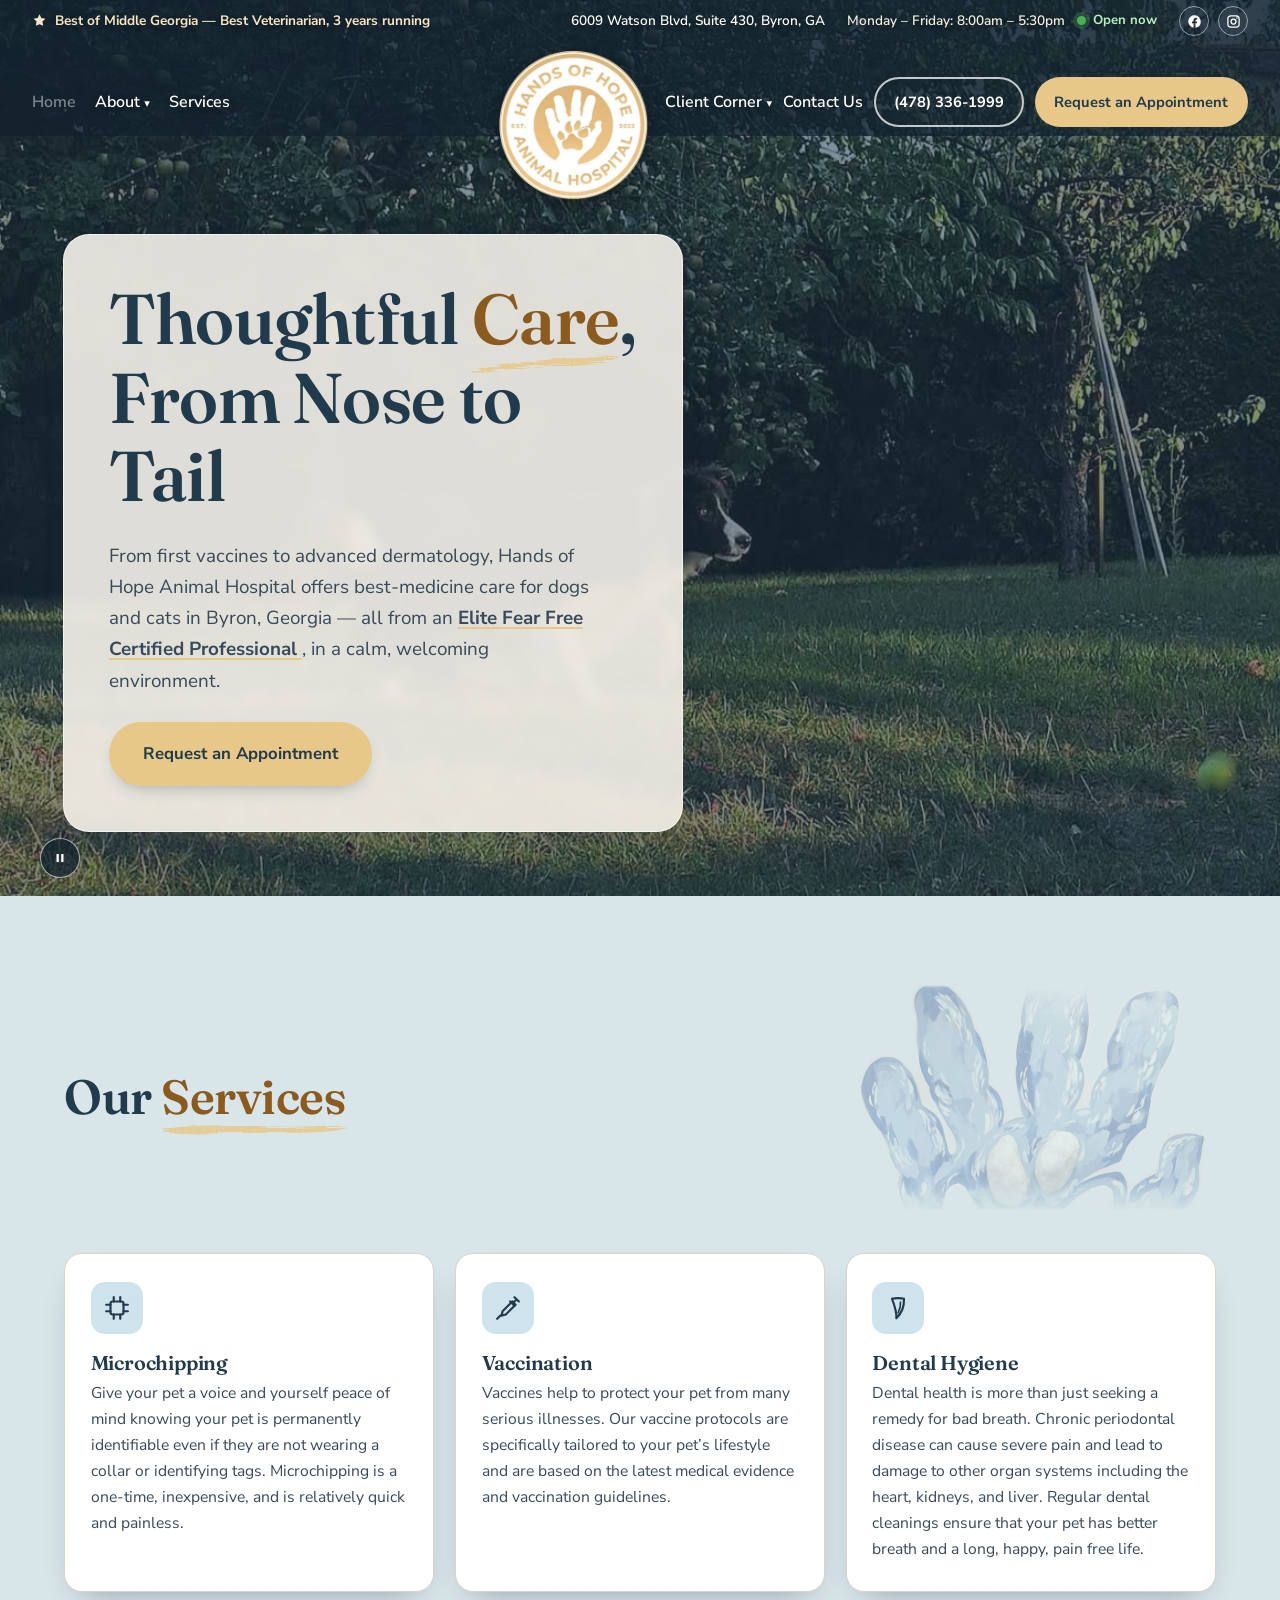
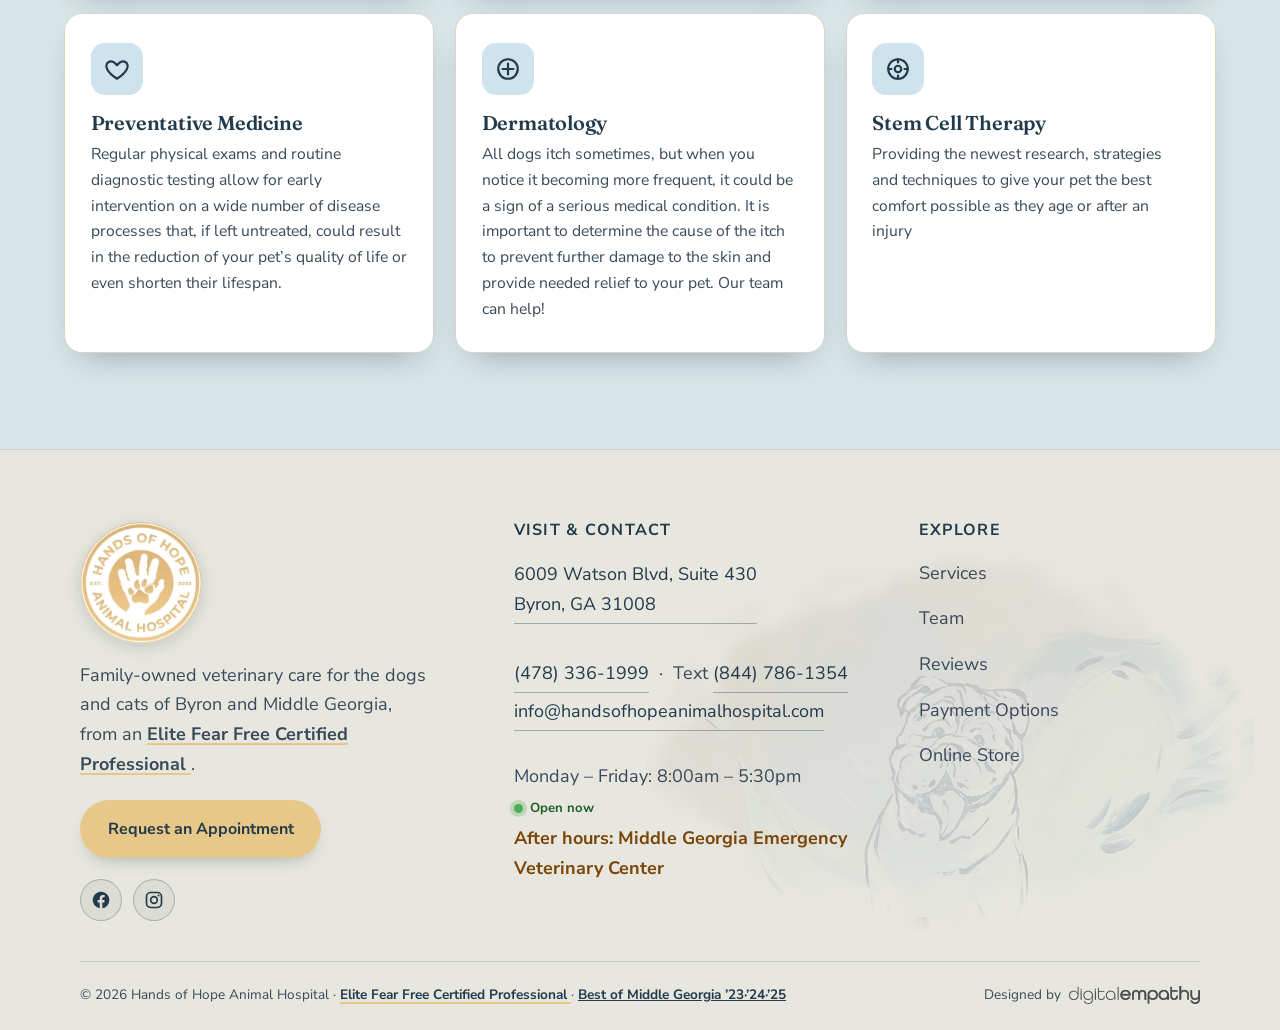
<file: services.html>
<!DOCTYPE html>
<html lang="en">
<head>
<meta charset="UTF-8" />
<meta name="viewport" content="width=device-width, initial-scale=1" />
<title>Our Services | Hands of Hope Animal Hospital — Byron, GA</title>
<meta name="description" content="Veterinary services in Byron, GA: microchipping, vaccination, dental hygiene, preventative medicine, dermatology, and stem cell therapy." />
<link rel="canonical" href="https://handsofhopeanimalhospital.com/services.html" />
<meta property="og:type" content="website" />
<meta property="og:site_name" content="Hands of Hope Animal Hospital" />
<meta property="og:title" content="Our Services | Hands of Hope Animal Hospital — Byron, GA" />
<meta property="og:description" content="Veterinary services in Byron, GA: microchipping, vaccination, dental hygiene, preventative medicine, dermatology, and stem cell therapy." />
<meta property="og:url" content="https://handsofhopeanimalhospital.com/services.html" />
<meta property="og:image" content="https://handsofhopeanimalhospital.com/assets/hands-of-hope-logo.png" />
<meta name="theme-color" content="#213A4C" />
<link rel="icon" type="image/png" sizes="32x32" href="assets/favicon-32.png" />
<link rel="icon" type="image/png" sizes="16x16" href="assets/favicon-16.png" />
<link rel="icon" href="assets/favicon.ico" sizes="any" />
<link rel="apple-touch-icon" sizes="180x180" href="assets/favicon-180.png" />
<script>(function(w,d,s,l,i){w[l]=w[l]||[];w[l].push({'gtm.start':
new Date().getTime(),event:'gtm.js'});var f=d.getElementsByTagName(s)[0],
j=d.createElement(s),dl=l!='dataLayer'?'&l='+l:'';j.async=true;j.src=
'https://www.googletagmanager.com/gtm.js?id='+i+dl;f.parentNode.insertBefore(j,f);
})(window,document,'script','dataLayer','GTM-XXXXXXX');</script>
<link rel="preconnect" href="https://fonts.googleapis.com" />
<link rel="preconnect" href="https://fonts.gstatic.com" crossorigin />
<link href="https://fonts.googleapis.com/css2?family=Fraunces:opsz,wght@9..144,400;9..144,500;9..144,600;9..144,700&family=Nunito+Sans:wght@400;500;600;700&display=swap" rel="stylesheet" />
<script>document.documentElement.classList.add('mural-js')</script>
<link rel="stylesheet" href="assets/site.css?v=20261016g" />
<style>
.svc-page{background:#CFE3ECB5;}
.svc-page.mural-bg::before{display:none;}
.svc-page .services-head{max-width:none;margin-bottom:1.6rem;display:flex;align-items:center;justify-content:space-between;gap:2rem;}
.svc-mural{flex:0 1 560px;align-self:stretch;min-height:clamp(170px,19vw,270px);margin:-1rem 0 .5rem;background:url(assets/mural-hand-paint-v3.webp) right center/contain no-repeat;opacity:.3;}
@media(max-width:760px){.svc-mural{display:none;}}
.svc-page .svc-card h3{font-size:1.25rem;margin-bottom:.35em;}
.svc-page .wrap{max-width:none;padding-left:clamp(1.25rem,5vw,6em);padding-right:clamp(1.25rem,5vw,6em);}
</style>
<script type="text/javascript">
    (function(k) {
        let s=document.createElement('script');s.defer=true;
        s.src="https://cdn.feedbucket.app/assets/feedbucket.js";
        s.dataset.feedbucket=k;document.head.appendChild(s);
    })('Gk1do63Xip9sIUdKC59K')
</script>
</head>
<body>
<noscript><iframe src="https://www.googletagmanager.com/ns.html?id=GTM-XXXXXXX" height="0" width="0" style="display:none;visibility:hidden" title="Google Tag Manager"></iframe></noscript>
<svg width="0" height="0" style="position:absolute" aria-hidden="true" focusable="false">
  <filter id="brushTex" x="-15%" y="-70%" width="130%" height="240%" color-interpolation-filters="sRGB">
    <feTurbulence type="fractalNoise" baseFrequency="0.012 0.8" numOctaves="2" seed="6" result="n"/>
    <feDisplacementMap in="SourceGraphic" in2="n" scale="5" xChannelSelector="R" yChannelSelector="G" result="d"/>
    <feTurbulence type="fractalNoise" baseFrequency="0.85 0.06" numOctaves="1" seed="11" result="grain"/>
    <feColorMatrix in="grain" type="matrix" values="0 0 0 0 0  0 0 0 0 0  0 0 0 0 0  0 0 0 0.7 0.5" result="mask"/>
    <feComposite in="d" in2="mask" operator="in"/>
  </filter>
</svg>
<a class="skip-link" href="#main">Skip to main content</a>
<header class="site-header">
<div class="topbar">
  <div class="wrap">
    <span class="award" aria-label="Voted Best of Middle Georgia, Best Veterinarian, three years running">
      <svg width="15" height="15" viewBox="0 0 24 24" fill="currentColor" aria-hidden="true"><path d="M12 2l2.9 6.1 6.6.9-4.8 4.6 1.2 6.6L12 17.8 6.1 20.2l1.2-6.6L2.5 9l6.6-.9L12 2z"/></svg>
      Best of Middle Georgia — Best Veterinarian, 3 years running
    </span>
    <div class="tb-right">
      <a class="tb-addr" href="https://www.google.com/maps/search/?api=1&amp;query=Hands+of+Hope+Animal+Hospital+6009+Watson+Blvd+Byron+GA+31008" target="_blank" rel="noopener">6009 Watson Blvd, Suite 430, Byron, GA <span class="sr-only">(opens in a new tab)</span></a>
      <span class="tb-hours"><span>Monday – Friday: 8:00am – 5:30pm</span><span class="open-status" data-openstatus aria-live="polite"><span class="os-dot" aria-hidden="true"></span><span class="os-text">Checking hours…</span></span></span>
      <span class="tb-social">
        <a href="https://www.facebook.com/profile.php?id=100090151895183" target="_blank" rel="noopener" aria-label="Hands of Hope on Facebook (opens in a new tab)"><svg width="15" height="15" viewBox="0 0 24 24" fill="currentColor" aria-hidden="true"><path d="M22 12a10 10 0 10-11.6 9.9v-7H7.9V12h2.5V9.8c0-2.5 1.5-3.9 3.8-3.9 1.1 0 2.2.2 2.2.2v2.5h-1.2c-1.2 0-1.6.8-1.6 1.6V12h2.7l-.4 2.9h-2.3v7A10 10 0 0022 12z"/></svg></a>
        <a href="https://www.instagram.com/handsofhopevet" target="_blank" rel="noopener" aria-label="Hands of Hope on Instagram (opens in a new tab)"><svg width="15" height="15" viewBox="0 0 24 24" fill="none" stroke="currentColor" stroke-width="2" aria-hidden="true"><rect x="3" y="3" width="18" height="18" rx="5"/><circle cx="12" cy="12" r="4"/><circle cx="17.5" cy="6.5" r="1.2" fill="currentColor" stroke="none"/></svg></a>
      </span>
    </div>
  </div>
</div>

<nav class="nav" id="nav" aria-label="Primary">
  <div class="wrap">
    <a class="brand" href="services.html" aria-label="Hands of Hope Animal Hospital — Services">
      <img class="brand-logo" src="assets/hands-of-hope-logo.webp" width="150" height="150" alt="Hands of Hope Animal Hospital logo" />
    </a>
    <ul class="nav-links">
      <li><span class="nav-off" aria-disabled="true">Home <span class="sr-only">(coming soon)</span></span></li>
      <li class="has-dropdown">
        <span class="nav-drop-label" tabindex="0">About <span class="caret" aria-hidden="true">▾</span></span>
        <ul class="dropdown">
          <li><a href="team.html">Team</a></li>
          <li><a href="reviews.html">Reviews</a></li>
        </ul>
      </li>
      <li><a href="services.html">Services</a></li>
    </ul>
    <div class="nav-cta">
      <div class="has-dropdown cc-drop">
        <a class="nav-tab" href="payment.html">Client Corner <span class="caret" aria-hidden="true">▾</span></a>
        <ul class="dropdown">
          <li><a href="payment.html">Payment Options</a></li>
          <li><a href="https://handsofhope.vetsfirstchoice.com/" target="_blank" rel="noopener">Online Store <span class="sr-only">(opens in a new tab)</span></a></li>
        </ul>
      </div>
      <a class="nav-tab" href="contact.html">Contact Us</a>
      <a class="btn btn-ghost" href="tel:+14783361999">(478) 336-1999</a>
      <a class="btn btn-primary" href="contact.html">Request an Appointment</a>
    </div>
    <button class="hamburger" id="hamburger" aria-label="Open menu" aria-expanded="false" aria-controls="mobileMenu">
      <span></span><span></span><span></span>
    </button>
  </div>
</nav>
</header>
<div class="mobile-menu" id="mobileMenu" aria-hidden="true">
  <button class="mm-close" id="mmClose" aria-label="Close menu">&times;</button>
  <span class="nav-off" aria-disabled="true">Home <span class="sr-only">(coming soon)</span></span>
  <span class="nav-label">About</span>
  <a href="team.html">Team</a>
  <a href="reviews.html">Reviews</a>
  <a href="services.html">Services</a>
  <span class="nav-label">Client Corner</span>
  <a class="mm-sub" href="payment.html">Payment Options</a>
  <a class="mm-sub" href="https://handsofhope.vetsfirstchoice.com/" target="_blank" rel="noopener">Online Store <span class="sr-only">(opens in a new tab)</span></a>
  <a href="contact.html">Contact Us</a>
  <a class="btn btn-ghost" href="tel:+14783361999">(478) 336-1999</a>
  <a class="btn btn-primary" href="contact.html">Request an Appointment</a>
</div>
<main id="main" tabindex="-1">
<span id="top"></span>

<section class="hero">
  <div class="hero-bg">
    <video class="hero-video" autoplay muted loop playsinline preload="metadata" poster="assets/hero-services-v2-poster.jpg" aria-hidden="true">
      <source src="assets/hero-services-v2-m.mp4" type="video/mp4" media="(max-width: 760px)" />
      <source src="assets/hero-services-v2.mp4" type="video/mp4" />
    </video>
    <img class="hero-fallback" src="assets/hero-services-v2-poster.jpg" alt="A dog running across a sunny green lawn" />
  </div>
  <div class="hero-scrim"></div>
  <button class="video-toggle" type="button" aria-pressed="false" data-video-toggle title="Pause / play video"><svg width="14" height="14" viewBox="0 0 24 24" fill="currentColor" aria-hidden="true"><rect x="6" y="5" width="4" height="14" rx="1"/><rect x="14" y="5" width="4" height="14" rx="1"/></svg><span class="sr-only">Pause video</span></button>
  <div class="hero-inner">
    <div class="hero-card">
      <h1>Thoughtful <span class="paint">Care<svg viewBox="0 0 300 26" preserveAspectRatio="none" aria-hidden="true"><path d="M5 17 C 60 12, 140 9, 210 8 C 250 7, 278 9, 296 7 C 272 12, 230 12, 175 13 C 115 14, 55 16, 8 18 C 6 18, 4 18, 5 17 Z" fill="#E8C888" filter="url(#brushTex)"/></svg></span>, From Nose to Tail</h1>
      <p class="lead">From first vaccines to advanced dermatology, Hands of Hope Animal Hospital offers best-medicine care for dogs and cats in Byron, Georgia — all from an <a class="ff-link" href="https://www.fearfree.com/certifications/fear-free-individual-veterinary-professional-certification-programs/" target="_blank" rel="noopener">Elite Fear Free Certified Professional <span class="sr-only">(opens in a new tab)</span></a>, in a calm, welcoming environment.</p>
      <div class="hero-cta"><a class="btn btn-primary btn-lg" href="contact.html">Request an Appointment</a></div>
    </div>
  </div>
</section>

<section class="services svc-page reveal mural-bg mb-hand" id="services">
  <div class="wrap">
    <div class="services-head">
      <h2>Our <span class="paint">Services<svg viewBox="0 0 300 26" preserveAspectRatio="none" aria-hidden="true"><path d="M6 13 C 60 8, 120 8, 180 11 C 225 13, 262 9, 295 12 C 262 18, 220 17, 170 17 C 110 17, 55 19, 8 16 C 6 15, 5 14, 6 13 Z" fill="#E8C888" filter="url(#brushTex)"/></svg></span></h2>
      <div class="svc-mural mural-anim" aria-hidden="true"></div>
    </div>
    <div class="svc-grid">
      <article class="svc-card">
        <span class="svc-ico"><svg width="26" height="26" viewBox="0 0 24 24" fill="none" stroke="currentColor" stroke-width="2" stroke-linecap="round" stroke-linejoin="round" aria-hidden="true"><rect x="6" y="6" width="12" height="12" rx="2"/><path d="M9 2v4M15 2v4M9 18v4M15 18v4M2 9h4M2 15h4M18 9h4M18 15h4"/></svg></span>
        <h3>Microchipping</h3>
        <p>Give your pet a voice and yourself peace of mind knowing your pet is permanently identifiable even if they are not wearing a collar or identifying tags. Microchipping is a one-time, inexpensive, and is relatively quick and painless.</p>
      </article>
      <article class="svc-card">
        <span class="svc-ico"><svg width="26" height="26" viewBox="0 0 24 24" fill="none" stroke="currentColor" stroke-width="2" stroke-linecap="round" stroke-linejoin="round" aria-hidden="true"><path d="M18 2l4 4M17 7l3-3M19 9l-9 9-4 1 1-4 9-9z"/><path d="M14 6l4 4M5 19l-3 3"/></svg></span>
        <h3>Vaccination</h3>
        <p>Vaccines help to protect your pet from many serious illnesses. Our vaccine protocols are specifically tailored to your pet’s lifestyle and are based on the latest medical evidence and vaccination guidelines.</p>
      </article>
      <article class="svc-card">
        <span class="svc-ico"><svg width="26" height="26" viewBox="0 0 24 24" fill="none" stroke="currentColor" stroke-width="2" stroke-linecap="round" stroke-linejoin="round" aria-hidden="true"><path d="M6.5 3.5C9 2.6 15 2.6 17.5 3.5C17.8 10 15.4 16.8 10.5 21.5C10.8 16.5 9.2 10.5 6.5 3.5Z"/><path d="M14.3 6.5C14.5 10 13.7 13.6 12.1 16.6" stroke-width="1.5"/></svg></span>
        <h3>Dental Hygiene</h3>
        <p>Dental health is more than just seeking a remedy for bad breath. Chronic periodontal disease can cause severe pain and lead to damage to other organ systems including the heart, kidneys, and liver. Regular dental cleanings ensure that your pet has better breath and a long, happy, pain free life.</p>
      </article>
      <article class="svc-card">
        <span class="svc-ico"><svg width="26" height="26" viewBox="0 0 24 24" fill="none" stroke="currentColor" stroke-width="2" stroke-linecap="round" stroke-linejoin="round" aria-hidden="true"><path d="M12 21s-7-4.5-9.2-9C1 8.5 3 5 6.5 5 8.6 5 10 6.3 12 8.5 14 6.3 15.4 5 17.5 5 21 5 23 8.5 21.2 12 19 16.5 12 21 12 21z"/></svg></span>
        <h3>Preventative Medicine</h3>
        <p>Regular physical exams and routine diagnostic testing allow for early intervention on a wide number of disease processes that, if left untreated, could result in the reduction of your pet’s quality of life or even shorten their lifespan.</p>
      </article>
      <article class="svc-card">
        <span class="svc-ico"><svg width="26" height="26" viewBox="0 0 24 24" fill="none" stroke="currentColor" stroke-width="2" stroke-linecap="round" stroke-linejoin="round" aria-hidden="true"><circle cx="12" cy="12" r="9"/><path d="M12 7v10M7 12h10"/></svg></span>
        <h3>Dermatology</h3>
        <p>All dogs itch sometimes, but when you notice it becoming more frequent, it could be a sign of a serious medical condition. It is important to determine the cause of the itch to prevent further damage to the skin and provide needed relief to your pet. Our team can help!</p>
      </article>
      <article class="svc-card">
        <span class="svc-ico"><svg width="26" height="26" viewBox="0 0 24 24" fill="none" stroke="currentColor" stroke-width="2" stroke-linecap="round" stroke-linejoin="round" aria-hidden="true"><circle cx="12" cy="12" r="3"/><circle cx="12" cy="12" r="9"/><path d="M12 3v3M12 18v3M3 12h3M18 12h3"/></svg></span>
        <h3>Stem Cell Therapy</h3>
        <p>Providing the newest research, strategies and techniques to give your pet the best comfort possible as they age or after an injury</p>
      </article>
    </div>
  </div>
</section>
</main>
<footer class="mural-bg mb-bulldog">
  <div class="wrap">
    <div class="foot-grid">
      <div class="foot-brand">
        <img loading="lazy" decoding="async" class="foot-logo" src="assets/hands-of-hope-logo.webp" width="112" height="112" alt="Hands of Hope Animal Hospital logo" />
        <p>Family-owned veterinary care for the dogs and cats of Byron and Middle Georgia, from an <a class="ff-link" href="https://www.fearfree.com/certifications/fear-free-individual-veterinary-professional-certification-programs/" target="_blank" rel="noopener">Elite Fear Free Certified Professional <span class="sr-only">(opens in a new tab)</span></a>.</p>
        <a class="btn btn-light" href="contact.html">Request an Appointment</a>
        <div class="foot-social">
          <a href="https://www.facebook.com/profile.php?id=100090151895183" target="_blank" rel="noopener" aria-label="Hands of Hope Animal Hospital on Facebook (opens in a new tab)">
            <svg width="20" height="20" viewBox="0 0 24 24" fill="currentColor" aria-hidden="true"><path d="M22 12a10 10 0 10-11.6 9.9v-7H7.9V12h2.5V9.8c0-2.5 1.5-3.9 3.8-3.9 1.1 0 2.2.2 2.2.2v2.5h-1.2c-1.2 0-1.6.8-1.6 1.6V12h2.7l-.4 2.9h-2.3v7A10 10 0 0022 12z"/></svg>
          </a>
          <a href="https://www.instagram.com/handsofhopevet" target="_blank" rel="noopener" aria-label="Hands of Hope Animal Hospital on Instagram (opens in a new tab)">
            <svg width="20" height="20" viewBox="0 0 24 24" fill="none" stroke="currentColor" stroke-width="2" aria-hidden="true"><rect x="3" y="3" width="18" height="18" rx="5"/><circle cx="12" cy="12" r="4"/><circle cx="17.5" cy="6.5" r="1.2" fill="currentColor" stroke="none"/></svg>
          </a>
        </div>
      </div>
      <div class="foot-col">
        <h2>Visit &amp; Contact</h2>
        <address class="foot-addr">
          <a href="https://www.google.com/maps/search/?api=1&amp;query=Hands+of+Hope+Animal+Hospital+6009+Watson+Blvd+Byron+GA+31008" target="_blank" rel="noopener">6009 Watson Blvd, Suite 430<br>Byron, GA 31008 <span class="sr-only">(opens in a new tab)</span></a><br><br>
          <a href="tel:+14783361999">(478) 336-1999</a> &nbsp;·&nbsp; Text <a href="sms:+18447861354">(844) 786-1354</a><br>
          <a href="mailto:info@handsofhopeanimalhospital.com">info@handsofhopeanimalhospital.com</a><br><br>
          Monday – Friday:  8:00am – 5:30pm &nbsp;<span class="open-status" data-openstatus><span class="os-dot" aria-hidden="true"></span><span class="os-text">Checking hours…</span></span><br>
          <span class="foot-after">After hours: Middle Georgia Emergency Veterinary Center</span>
        </address>
      </div>
      <div class="foot-col">
        <h2>Explore</h2>
        <ul>
          <li><a href="services.html">Services</a></li>
          <li><a href="team.html">Team</a></li>
          <li><a href="reviews.html">Reviews</a></li>
          <li><a href="payment.html">Payment Options</a></li>
          <li><a href="https://handsofhope.vetsfirstchoice.com/" target="_blank" rel="noopener">Online Store <span class="sr-only">(opens in a new tab)</span></a></li>
        </ul>
      </div>
    </div>
    <div class="foot-bottom">
      <span>© <span id="yr"></span> Hands of Hope Animal Hospital · <a class="ff-link" href="https://www.fearfree.com/certifications/fear-free-individual-veterinary-professional-certification-programs/" target="_blank" rel="noopener">Elite Fear Free Certified Professional <span class="sr-only">(opens in a new tab)</span></a> · <a href="https://www.bestofmiddlegeorgia.com/" target="_blank" rel="noopener"><strong>Best of Middle Georgia ’23·’24·’25</strong> <span class="sr-only">(opens in a new tab)</span></a></span>
      <span><span class="de-credit">Designed by <a href="https://digitalempathyinc.com" target="_blank" rel="noopener"><img loading="lazy" decoding="async" src="assets/de-logo.png" width="480" height="66" alt="Digital Empathy (opens in a new tab)" /></a></span></span>
    </div>
  </div>
</footer>
<script>
document.getElementById('yr').textContent=new Date().getFullYear();
var ham=document.getElementById('hamburger'),menu=document.getElementById('mobileMenu'),mmClose=document.getElementById('mmClose');
function openMenu(){menu.classList.add('open');menu.setAttribute('aria-hidden','false');ham.setAttribute('aria-expanded','true');document.body.style.overflow='hidden';}
function closeMenu(){menu.classList.remove('open');menu.setAttribute('aria-hidden','true');ham.setAttribute('aria-expanded','false');document.body.style.overflow='';ham.focus();}
ham.addEventListener('click',openMenu);mmClose.addEventListener('click',closeMenu);
menu.querySelectorAll('a').forEach(function(a){a.addEventListener('click',closeMenu);});
document.addEventListener('keydown',function(e){if(e.key==='Escape'&&menu.classList.contains('open'))closeMenu();});
var io=new IntersectionObserver(function(en){en.forEach(function(x){if(x.isIntersecting){x.target.classList.add('in');io.unobserve(x.target);}});},{threshold:0.12});
document.querySelectorAll('.reveal').forEach(function(el){io.observe(el);});
(function(){var OPEN=8*60,CLOSE=17*60+30,SOON=60,D={Sun:0,Mon:1,Tue:2,Wed:3,Thu:4,Fri:5,Sat:6};
function nowET(){try{var p=new Intl.DateTimeFormat('en-US',{timeZone:'America/New_York',weekday:'short',hour:'2-digit',minute:'2-digit',hour12:false}).formatToParts(new Date());var o={};p.forEach(function(x){o[x.type]=x.value;});var h=parseInt(o.hour,10);if(h===24)h=0;return {dow:D[o.weekday],mins:h*60+parseInt(o.minute,10)};}catch(e){var d=new Date();return {dow:d.getDay(),mins:d.getHours()*60+d.getMinutes()};}}
function st(){var t=nowET(),wd=t.dow>=1&&t.dow<=5;if(wd&&t.mins>=OPEN&&t.mins<CLOSE)return t.mins>=CLOSE-SOON?{cls:'os-soon',txt:'Closing soon'}:{cls:'os-open',txt:'Open now'};if(wd&&t.mins<OPEN&&t.mins>=OPEN-SOON)return {cls:'os-soon',txt:'Opening soon'};return {cls:'os-closed',txt:'Closed'};}
function r(){var s=st();document.querySelectorAll('[data-openstatus]').forEach(function(el){el.classList.remove('os-open','os-soon','os-closed');el.classList.add(s.cls);var t=el.querySelector('.os-text');if(t&&t.textContent!==s.txt)t.textContent=s.txt;});}
r();setInterval(r,60000);})();
</script>
<script>

(function(){
  
  document.querySelectorAll('[data-video-toggle]').forEach(function(btn){
    var v=btn.closest('.hero').querySelector('video'); if(!v) return;
    var icon=btn.querySelector('svg'), lbl=btn.querySelector('span');
    btn.addEventListener('click',function(){
      if(v.paused){v.play();btn.setAttribute('aria-pressed','false');lbl.textContent='Pause video';icon.innerHTML='<rect x="6" y="5" width="4" height="14" rx="1"/><rect x="14" y="5" width="4" height="14" rx="1"/>';}
      else{v.pause();btn.setAttribute('aria-pressed','true');lbl.textContent='Play video';icon.innerHTML='<path d="M8 5v14l11-7z"/>';}
    });
  });
  
  var menu=document.getElementById('mobileMenu'), ham=document.getElementById('hamburger');
  if(menu&&ham){
    var sel='a[href],button:not([disabled])';
    ham.addEventListener('click',function(){ setTimeout(function(){ var f=menu.querySelector(sel); if(f) f.focus(); },50); });
    menu.addEventListener('keydown',function(e){
      if(e.key!=='Tab'||!menu.classList.contains('open')) return;
      var els=[].slice.call(menu.querySelectorAll(sel)), first=els[0], last=els[els.length-1];
      if(e.shiftKey&&document.activeElement===first){e.preventDefault();last.focus();}
      else if(!e.shiftKey&&document.activeElement===last){e.preventDefault();first.focus();}
    });
  }
})();
</script>
<script>

(function(){var h=document.querySelector('.site-header');if(!h)return;
function s(){h.classList.toggle('scrolled',window.scrollY>40);}
s();window.addEventListener('scroll',s,{passive:true});})();
</script>
<script>
(function(){if(!window.matchMedia||!matchMedia('(prefers-reduced-motion: reduce)').matches)return;
document.querySelectorAll('.hero video').forEach(function(v){v.removeAttribute('autoplay');v.pause();
var b=v.closest('.hero').querySelector('[data-video-toggle]');if(!b)return;b.setAttribute('aria-pressed','true');
var l=b.querySelector('span');if(l)l.textContent='Play video';var i=b.querySelector('svg');if(i)i.innerHTML='<path d="M8 5v14l11-7z"/>';});})();
</script>
<script>
(function(){var els=[].slice.call(document.querySelectorAll('.mural-bg,.rev-mural,.mural-anim'));if(!els.length)return;
function anchor(e,r){if(e.classList.contains('rev-mural')||e.classList.contains('mural-anim'))return r.top+r.height/2;
if(e.classList.contains('mural-left'))return r.bottom-Math.min(260,r.height/2);
if(e.classList.contains('contact')||e.classList.contains('svc-page'))return r.top+Math.min(260,r.height/2);
return r.top+r.height/2;}
function check(){var vh=window.innerHeight;els=els.filter(function(e){var r=e.getBoundingClientRect(),y=anchor(e,r);
if(y<vh*0.85&&r.bottom>0){e.classList.add('mural-in');return false;}return true;});
if(!els.length){window.removeEventListener('scroll',on);window.removeEventListener('resize',on);}}
var t=0;function on(){if(t)return;t=requestAnimationFrame(function(){t=0;check();});}
window.addEventListener('scroll',on,{passive:true});window.addEventListener('resize',on);check();})();
</script>
</body>
</html>
</file>
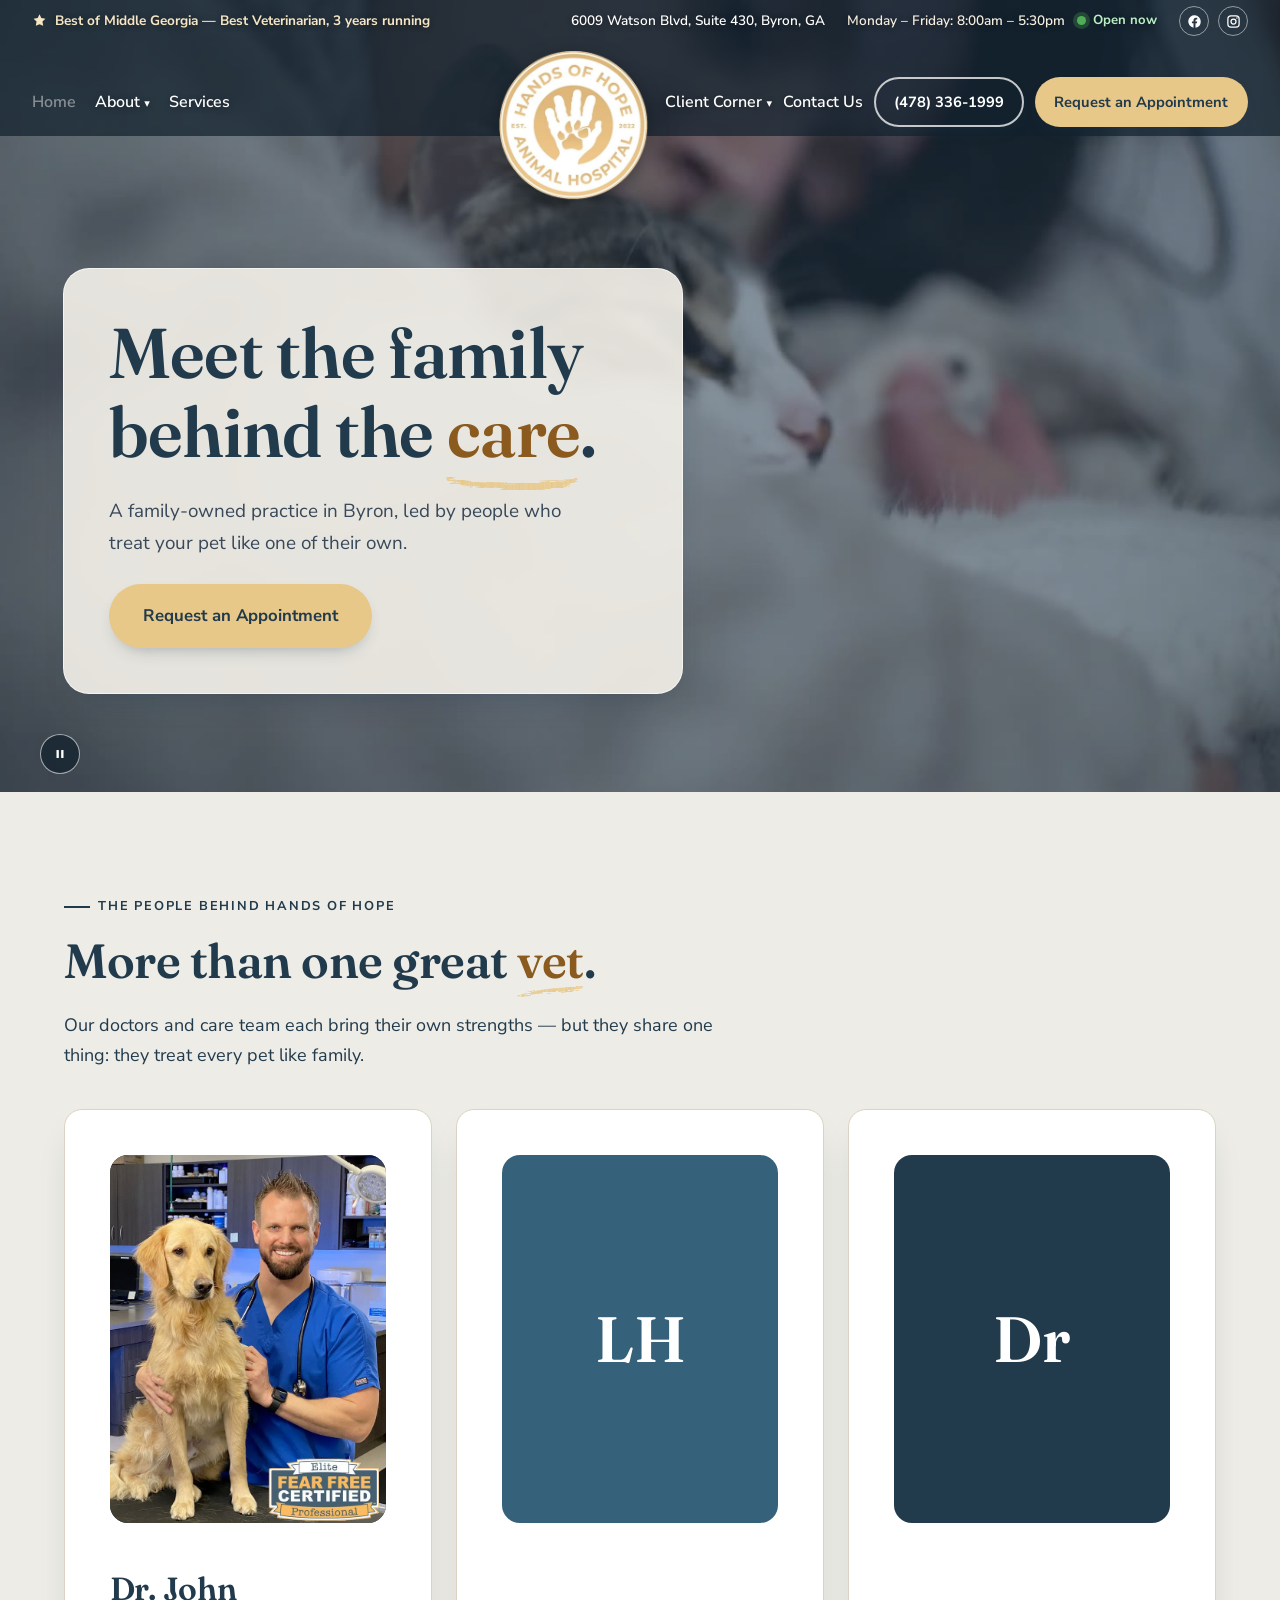
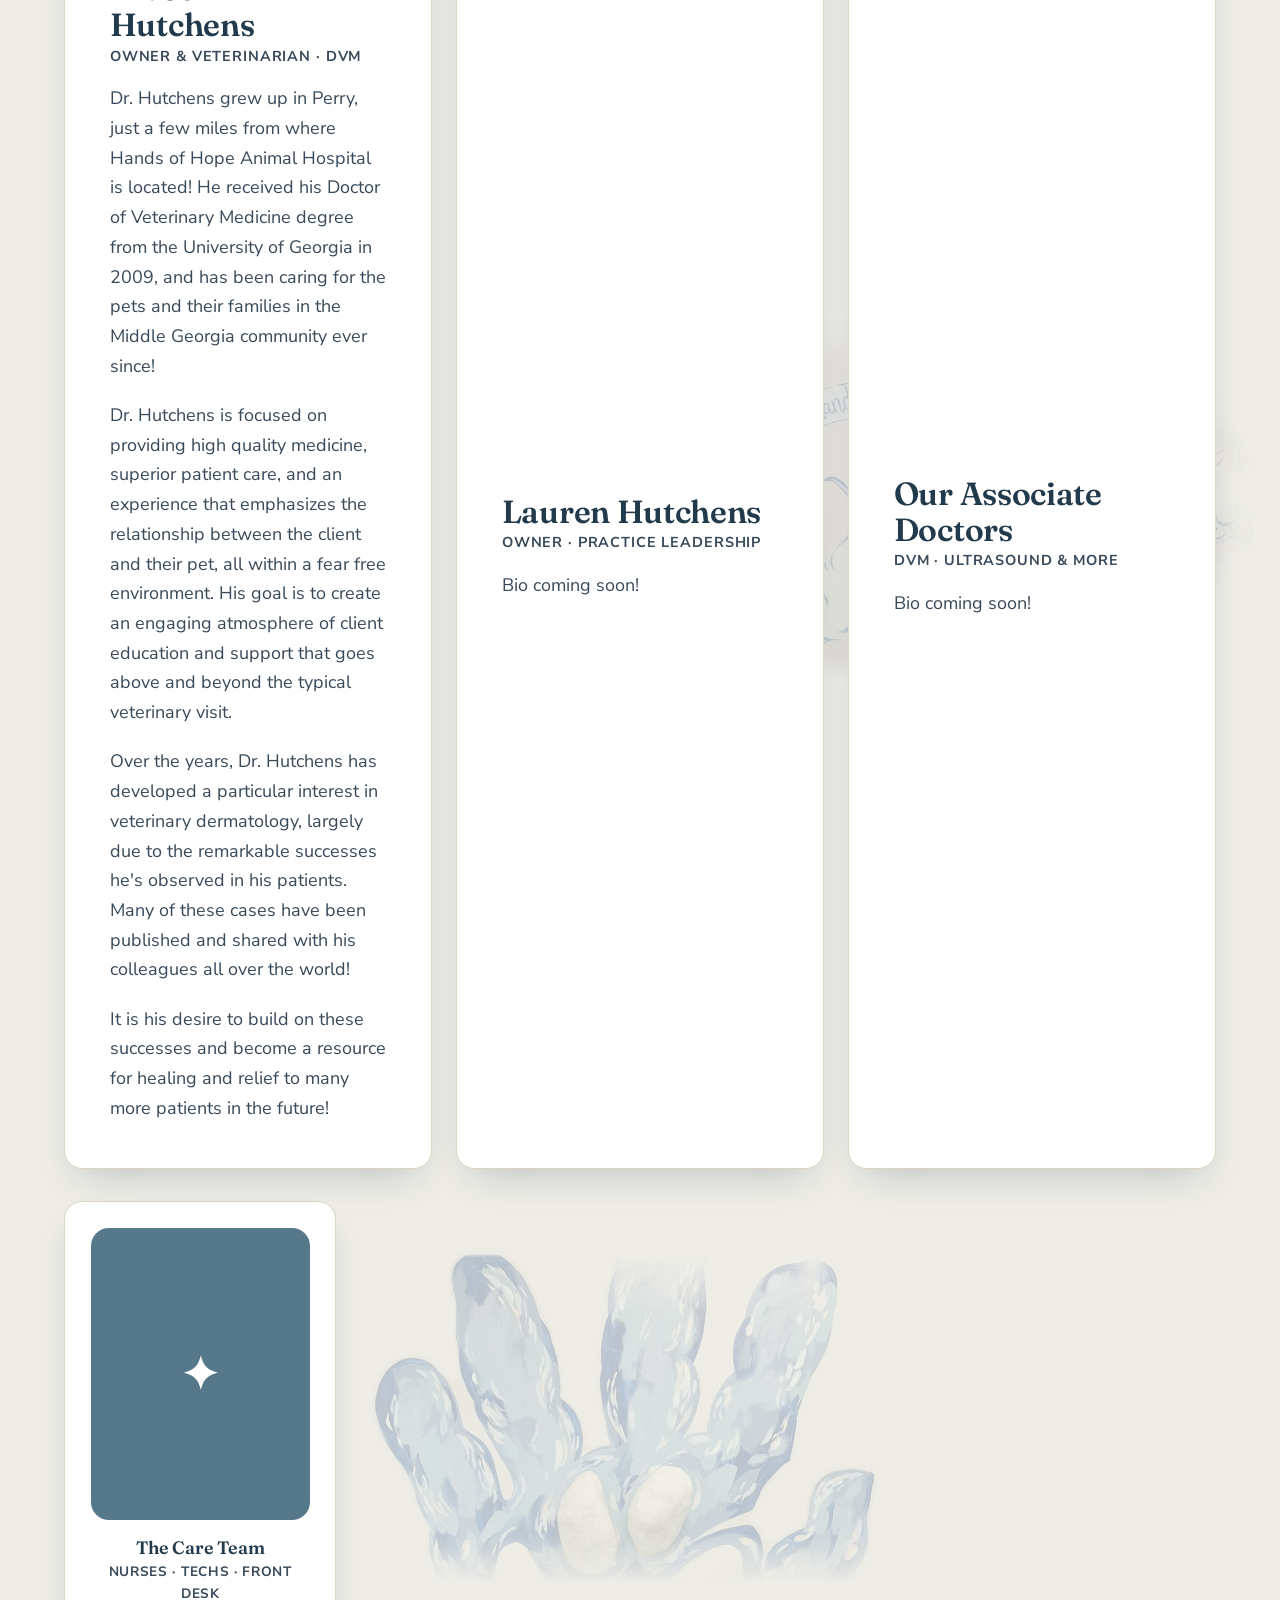
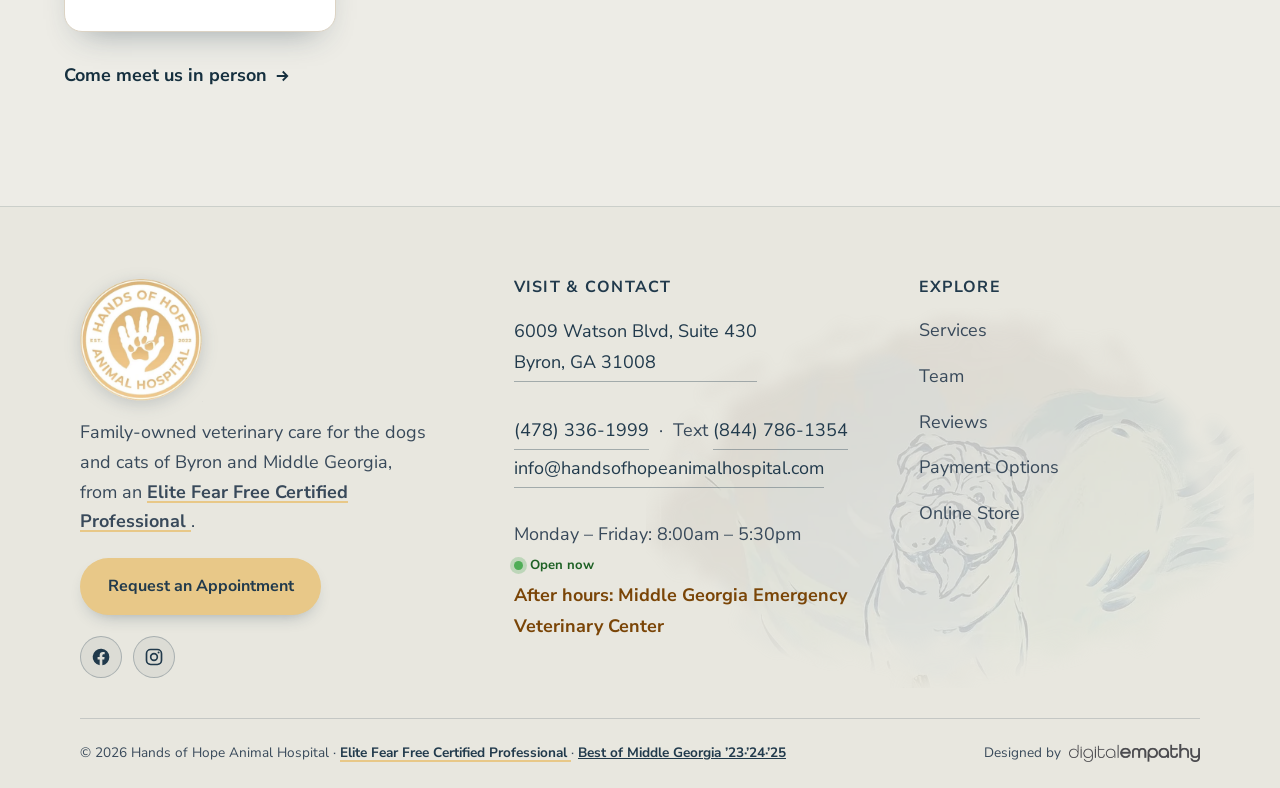
<file: team.html>
<!DOCTYPE html>
<html lang="en">
<head>
<meta charset="UTF-8" />
<meta name="viewport" content="width=device-width, initial-scale=1" />
<title>Our Team | Hands of Hope Animal Hospital — Byron, GA</title>
<meta name="description" content="Meet the family and doctors behind Hands of Hope Animal Hospital in Byron, Georgia, led by Dr. John Hutchens, DVM." />
<link rel="canonical" href="https://handsofhopeanimalhospital.com/team.html" />
<meta property="og:type" content="website" />
<meta property="og:site_name" content="Hands of Hope Animal Hospital" />
<meta property="og:title" content="Our Team | Hands of Hope Animal Hospital — Byron, GA" />
<meta property="og:description" content="Meet the family and doctors behind Hands of Hope Animal Hospital in Byron, Georgia, led by Dr. John Hutchens, DVM." />
<meta property="og:url" content="https://handsofhopeanimalhospital.com/team.html" />
<meta property="og:image" content="https://handsofhopeanimalhospital.com/assets/hands-of-hope-logo.png" />
<meta name="theme-color" content="#213A4C" />
<link rel="icon" type="image/png" sizes="32x32" href="assets/favicon-32.png" />
<link rel="icon" type="image/png" sizes="16x16" href="assets/favicon-16.png" />
<link rel="icon" href="assets/favicon.ico" sizes="any" />
<link rel="apple-touch-icon" sizes="180x180" href="assets/favicon-180.png" />
<script>(function(w,d,s,l,i){w[l]=w[l]||[];w[l].push({'gtm.start':
new Date().getTime(),event:'gtm.js'});var f=d.getElementsByTagName(s)[0],
j=d.createElement(s),dl=l!='dataLayer'?'&l='+l:'';j.async=true;j.src=
'https://www.googletagmanager.com/gtm.js?id='+i+dl;f.parentNode.insertBefore(j,f);
})(window,document,'script','dataLayer','GTM-XXXXXXX');</script>
<link rel="preconnect" href="https://fonts.googleapis.com" />
<link rel="preconnect" href="https://fonts.gstatic.com" crossorigin />
<link href="https://fonts.googleapis.com/css2?family=Fraunces:opsz,wght@9..144,400;9..144,500;9..144,600;9..144,700&family=Nunito+Sans:wght@400;500;600;700&display=swap" rel="stylesheet" />
<script>document.documentElement.classList.add('mural-js')</script>
<link rel="stylesheet" href="assets/site.css?v=20261016g" />
<style>
.bio{display:grid;grid-template-columns:300px 1fr;gap:clamp(1.5rem,4vw,3rem);align-items:start;background:#fff;border:1px solid var(--line);border-radius:var(--radius);padding:clamp(1.6rem,3.5vw,2.8rem);box-shadow:0 18px 36px -18px rgba(33,58,76,.28);margin-top:2.4rem;}
.bio .avatar{width:100%;max-width:300px;height:auto;aspect-ratio:3/4;font-size:4rem;margin:0;}
.bio h3{font-size:clamp(1.5rem,3vw,2rem);margin-bottom:.05em;}
.bio .role{font-size:.9rem;color:var(--ink-soft);font-weight:700;text-transform:uppercase;letter-spacing:.06em;margin:0 0 1rem;}
.bio p{color:var(--ink-soft);max-width:65ch;}
.bio p:last-child{margin-bottom:0;}
@media(max-width:700px){.bio{grid-template-columns:1fr;justify-items:center;text-align:center;} .bio p{text-align:left;}}
.team-mural{grid-column:span 3;min-height:240px;padding:clamp(1.75rem,3vw,2.75rem) 0;background:url(assets/mural-hand-paint-v3.webp) left center/contain no-repeat;background-origin:content-box;opacity:.24;}
@media(max-width:980px){.team-mural{grid-column:span 1;}}
@media(max-width:640px){.team-mural{display:none;}}
.bio-row{display:grid;grid-template-columns:repeat(3,1fr);gap:1.5rem;margin-top:2.4rem;align-items:stretch;}
.bio-row .bio{grid-template-columns:1fr;margin-top:0;text-align:left;}
.bio-row .bio .avatar{max-width:none;}
.bio-row .bio + .bio{margin-top:0;}
@media(max-width:980px){.bio-row{grid-template-columns:1fr 1fr;}}
@media(max-width:640px){.bio-row{grid-template-columns:1fr;}}
.team .wrap{max-width:none;padding-left:clamp(1.25rem,5vw,6em);padding-right:clamp(1.25rem,5vw,6em);}
</style>
<script type="text/javascript">
    (function(k) {
        let s=document.createElement('script');s.defer=true;
        s.src="https://cdn.feedbucket.app/assets/feedbucket.js";
        s.dataset.feedbucket=k;document.head.appendChild(s);
    })('Gk1do63Xip9sIUdKC59K')
</script>
</head>
<body>
<noscript><iframe src="https://www.googletagmanager.com/ns.html?id=GTM-XXXXXXX" height="0" width="0" style="display:none;visibility:hidden" title="Google Tag Manager"></iframe></noscript>
<svg width="0" height="0" style="position:absolute" aria-hidden="true" focusable="false">
  <filter id="brushTex" x="-15%" y="-70%" width="130%" height="240%" color-interpolation-filters="sRGB">
    <feTurbulence type="fractalNoise" baseFrequency="0.012 0.8" numOctaves="2" seed="6" result="n"/>
    <feDisplacementMap in="SourceGraphic" in2="n" scale="5" xChannelSelector="R" yChannelSelector="G" result="d"/>
    <feTurbulence type="fractalNoise" baseFrequency="0.85 0.06" numOctaves="1" seed="11" result="grain"/>
    <feColorMatrix in="grain" type="matrix" values="0 0 0 0 0  0 0 0 0 0  0 0 0 0 0  0 0 0 0.7 0.5" result="mask"/>
    <feComposite in="d" in2="mask" operator="in"/>
  </filter>
</svg>
<a class="skip-link" href="#main">Skip to main content</a>
<header class="site-header">
<div class="topbar">
  <div class="wrap">
    <span class="award" aria-label="Voted Best of Middle Georgia, Best Veterinarian, three years running">
      <svg width="15" height="15" viewBox="0 0 24 24" fill="currentColor" aria-hidden="true"><path d="M12 2l2.9 6.1 6.6.9-4.8 4.6 1.2 6.6L12 17.8 6.1 20.2l1.2-6.6L2.5 9l6.6-.9L12 2z"/></svg>
      Best of Middle Georgia — Best Veterinarian, 3 years running
    </span>
    <div class="tb-right">
      <a class="tb-addr" href="https://www.google.com/maps/search/?api=1&amp;query=Hands+of+Hope+Animal+Hospital+6009+Watson+Blvd+Byron+GA+31008" target="_blank" rel="noopener">6009 Watson Blvd, Suite 430, Byron, GA <span class="sr-only">(opens in a new tab)</span></a>
      <span class="tb-hours"><span>Monday – Friday: 8:00am – 5:30pm</span><span class="open-status" data-openstatus aria-live="polite"><span class="os-dot" aria-hidden="true"></span><span class="os-text">Checking hours…</span></span></span>
      <span class="tb-social">
        <a href="https://www.facebook.com/profile.php?id=100090151895183" target="_blank" rel="noopener" aria-label="Hands of Hope on Facebook (opens in a new tab)"><svg width="15" height="15" viewBox="0 0 24 24" fill="currentColor" aria-hidden="true"><path d="M22 12a10 10 0 10-11.6 9.9v-7H7.9V12h2.5V9.8c0-2.5 1.5-3.9 3.8-3.9 1.1 0 2.2.2 2.2.2v2.5h-1.2c-1.2 0-1.6.8-1.6 1.6V12h2.7l-.4 2.9h-2.3v7A10 10 0 0022 12z"/></svg></a>
        <a href="https://www.instagram.com/handsofhopevet" target="_blank" rel="noopener" aria-label="Hands of Hope on Instagram (opens in a new tab)"><svg width="15" height="15" viewBox="0 0 24 24" fill="none" stroke="currentColor" stroke-width="2" aria-hidden="true"><rect x="3" y="3" width="18" height="18" rx="5"/><circle cx="12" cy="12" r="4"/><circle cx="17.5" cy="6.5" r="1.2" fill="currentColor" stroke="none"/></svg></a>
      </span>
    </div>
  </div>
</div>

<nav class="nav" id="nav" aria-label="Primary">
  <div class="wrap">
    <a class="brand" href="services.html" aria-label="Hands of Hope Animal Hospital — Services">
      <img class="brand-logo" src="assets/hands-of-hope-logo.webp" width="150" height="150" alt="Hands of Hope Animal Hospital logo" />
    </a>
    <ul class="nav-links">
      <li><span class="nav-off" aria-disabled="true">Home <span class="sr-only">(coming soon)</span></span></li>
      <li class="has-dropdown">
        <span class="nav-drop-label" tabindex="0">About <span class="caret" aria-hidden="true">▾</span></span>
        <ul class="dropdown">
          <li><a href="team.html">Team</a></li>
          <li><a href="reviews.html">Reviews</a></li>
        </ul>
      </li>
      <li><a href="services.html">Services</a></li>
    </ul>
    <div class="nav-cta">
      <div class="has-dropdown cc-drop">
        <a class="nav-tab" href="payment.html">Client Corner <span class="caret" aria-hidden="true">▾</span></a>
        <ul class="dropdown">
          <li><a href="payment.html">Payment Options</a></li>
          <li><a href="https://handsofhope.vetsfirstchoice.com/" target="_blank" rel="noopener">Online Store <span class="sr-only">(opens in a new tab)</span></a></li>
        </ul>
      </div>
      <a class="nav-tab" href="contact.html">Contact Us</a>
      <a class="btn btn-ghost" href="tel:+14783361999">(478) 336-1999</a>
      <a class="btn btn-primary" href="contact.html">Request an Appointment</a>
    </div>
    <button class="hamburger" id="hamburger" aria-label="Open menu" aria-expanded="false" aria-controls="mobileMenu">
      <span></span><span></span><span></span>
    </button>
  </div>
</nav>
</header>
<div class="mobile-menu" id="mobileMenu" aria-hidden="true">
  <button class="mm-close" id="mmClose" aria-label="Close menu">&times;</button>
  <span class="nav-off" aria-disabled="true">Home <span class="sr-only">(coming soon)</span></span>
  <span class="nav-label">About</span>
  <a href="team.html">Team</a>
  <a href="reviews.html">Reviews</a>
  <a href="services.html">Services</a>
  <span class="nav-label">Client Corner</span>
  <a class="mm-sub" href="payment.html">Payment Options</a>
  <a class="mm-sub" href="https://handsofhope.vetsfirstchoice.com/" target="_blank" rel="noopener">Online Store <span class="sr-only">(opens in a new tab)</span></a>
  <a href="contact.html">Contact Us</a>
  <a class="btn btn-ghost" href="tel:+14783361999">(478) 336-1999</a>
  <a class="btn btn-primary" href="contact.html">Request an Appointment</a>
</div>
<main id="main" tabindex="-1">
<span id="top"></span>

<section class="hero">
  <div class="hero-bg">
    <video class="hero-video" autoplay muted loop playsinline preload="metadata" poster="assets/hero-team-v2-poster.jpg" aria-hidden="true">
      <source src="assets/hero-team-v2-m.mp4" type="video/mp4" media="(max-width: 760px)" />
      <source src="assets/hero-team-v2.mp4" type="video/mp4" />
    </video>
    <img class="hero-fallback" src="assets/hero-team-v2-poster.jpg" alt="A cat snuggled in its owner’s arms" />
  </div>
  <div class="hero-scrim"></div>
  <button class="video-toggle" type="button" aria-pressed="false" data-video-toggle title="Pause / play video"><svg width="14" height="14" viewBox="0 0 24 24" fill="currentColor" aria-hidden="true"><rect x="6" y="5" width="4" height="14" rx="1"/><rect x="14" y="5" width="4" height="14" rx="1"/></svg><span class="sr-only">Pause video</span></button>
  <div class="hero-inner">
    <div class="hero-card">
      <h1>Meet the family<br>behind the <span class="paint">care<svg viewBox="0 0 300 26" preserveAspectRatio="none" aria-hidden="true"><path d="M6 12 C 60 16, 130 18, 200 15 C 240 13, 275 16, 295 13 C 270 20, 230 21, 175 21 C 115 21, 55 18, 8 15 C 6 14, 5 13, 6 12 Z" fill="#E8C888" filter="url(#brushTex)"/></svg></span>.</h1>
      <p class="lead">A family-owned practice in Byron, led by people who treat your pet like one of their own.</p>
      <div class="hero-cta"><a class="btn btn-primary btn-lg" href="contact.html">Request an Appointment</a></div>
    </div>
  </div>
</section>

<section class="team reveal mural-bg mb-party">
  <div class="wrap">
    <div class="team-head">
      <p class="eyebrow">The people behind Hands of Hope</p>
      <h2>More than one great <span class="paint">vet<svg viewBox="0 0 300 26" preserveAspectRatio="none" aria-hidden="true"><path d="M5 17 C 60 12, 140 9, 210 8 C 250 7, 278 9, 296 7 C 272 12, 230 12, 175 13 C 115 14, 55 16, 8 18 C 6 18, 4 18, 5 17 Z" fill="#E8C888" filter="url(#brushTex)"/></svg></span>.</h2>
      <p>Our doctors and care team each bring their own strengths — but they share one thing: they treat every pet like family.</p>
    </div>

    <div class="bio-row">

    <article class="bio">
      <div class="avatar headshot"><span aria-hidden="true">JH</span><img loading="lazy" decoding="async" src="assets/john-hutchens.jpg" alt="Dr. John Hutchens, owner and veterinarian at Hands of Hope Animal Hospital" onerror="this.remove()" /></div>
      <div>
        <h3>Dr. John Hutchens</h3>
        <p class="role">Owner &amp; Veterinarian · DVM</p>
        <p>Dr. Hutchens grew up in Perry, just a few miles from where Hands of Hope Animal Hospital is located! He received his Doctor of Veterinary Medicine degree from the University of Georgia in 2009, and has been caring for the pets and their families in the Middle Georgia community ever since!</p>
        <p>Dr. Hutchens is focused on providing high quality medicine, superior patient care, and an experience that emphasizes the relationship between the client and their pet, all within a fear free environment. His goal is to create an engaging atmosphere of client education and support that goes above and beyond the typical veterinary visit.</p>
        <p>Over the years, Dr. Hutchens has developed a particular interest in veterinary dermatology, largely due to the remarkable successes he's observed in his patients. Many of these cases have been published and shared with his colleagues all over the world!</p>
        <p>It is his desire to build on these successes and become a resource for healing and relief to many more patients in the future!</p>
      </div>
    </article>

    <article class="bio">
      <div class="avatar headshot m2"><span aria-hidden="true">LH</span></div>
      <div>
        <h3>Lauren Hutchens</h3>
        <p class="role">Owner · Practice Leadership</p>
        <p>Bio coming soon!</p>
      </div>
    </article>
    <article class="bio">
      <div class="avatar headshot m3"><span aria-hidden="true">Dr</span></div>
      <div>
        <h3>Our Associate Doctors</h3>
        <p class="role">DVM · Ultrasound &amp; More</p>
        <p>Bio coming soon!</p>
      </div>
    </article>
    </div>
    <div class="team-grid" style="margin-top:2rem">
      
      
      <div class="member m4"><div class="avatar" aria-hidden="true">&#10022;</div><h3>The Care Team</h3><p class="role">Nurses · Techs · Front Desk</p></div>
      <div class="team-mural mural-anim" aria-hidden="true"></div>
    </div>
    <p style="margin-top:1.8rem"><a class="textlink" href="contact.html">Come meet us in person <svg width="18" height="18" viewBox="0 0 24 24" fill="none" stroke="currentColor" stroke-width="2.4" aria-hidden="true"><path d="M5 12h14M13 6l6 6-6 6"/></svg></a></p>
  </div>
</section>
</main>
<footer class="mural-bg mb-bulldog">
  <div class="wrap">
    <div class="foot-grid">
      <div class="foot-brand">
        <img loading="lazy" decoding="async" class="foot-logo" src="assets/hands-of-hope-logo.webp" width="112" height="112" alt="Hands of Hope Animal Hospital logo" />
        <p>Family-owned veterinary care for the dogs and cats of Byron and Middle Georgia, from an <a class="ff-link" href="https://www.fearfree.com/certifications/fear-free-individual-veterinary-professional-certification-programs/" target="_blank" rel="noopener">Elite Fear Free Certified Professional <span class="sr-only">(opens in a new tab)</span></a>.</p>
        <a class="btn btn-light" href="contact.html">Request an Appointment</a>
        <div class="foot-social">
          <a href="https://www.facebook.com/profile.php?id=100090151895183" target="_blank" rel="noopener" aria-label="Hands of Hope Animal Hospital on Facebook (opens in a new tab)">
            <svg width="20" height="20" viewBox="0 0 24 24" fill="currentColor" aria-hidden="true"><path d="M22 12a10 10 0 10-11.6 9.9v-7H7.9V12h2.5V9.8c0-2.5 1.5-3.9 3.8-3.9 1.1 0 2.2.2 2.2.2v2.5h-1.2c-1.2 0-1.6.8-1.6 1.6V12h2.7l-.4 2.9h-2.3v7A10 10 0 0022 12z"/></svg>
          </a>
          <a href="https://www.instagram.com/handsofhopevet" target="_blank" rel="noopener" aria-label="Hands of Hope Animal Hospital on Instagram (opens in a new tab)">
            <svg width="20" height="20" viewBox="0 0 24 24" fill="none" stroke="currentColor" stroke-width="2" aria-hidden="true"><rect x="3" y="3" width="18" height="18" rx="5"/><circle cx="12" cy="12" r="4"/><circle cx="17.5" cy="6.5" r="1.2" fill="currentColor" stroke="none"/></svg>
          </a>
        </div>
      </div>
      <div class="foot-col">
        <h2>Visit &amp; Contact</h2>
        <address class="foot-addr">
          <a href="https://www.google.com/maps/search/?api=1&amp;query=Hands+of+Hope+Animal+Hospital+6009+Watson+Blvd+Byron+GA+31008" target="_blank" rel="noopener">6009 Watson Blvd, Suite 430<br>Byron, GA 31008 <span class="sr-only">(opens in a new tab)</span></a><br><br>
          <a href="tel:+14783361999">(478) 336-1999</a> &nbsp;·&nbsp; Text <a href="sms:+18447861354">(844) 786-1354</a><br>
          <a href="mailto:info@handsofhopeanimalhospital.com">info@handsofhopeanimalhospital.com</a><br><br>
          Monday – Friday:  8:00am – 5:30pm &nbsp;<span class="open-status" data-openstatus><span class="os-dot" aria-hidden="true"></span><span class="os-text">Checking hours…</span></span><br>
          <span class="foot-after">After hours: Middle Georgia Emergency Veterinary Center</span>
        </address>
      </div>
      <div class="foot-col">
        <h2>Explore</h2>
        <ul>
          <li><a href="services.html">Services</a></li>
          <li><a href="team.html">Team</a></li>
          <li><a href="reviews.html">Reviews</a></li>
          <li><a href="payment.html">Payment Options</a></li>
          <li><a href="https://handsofhope.vetsfirstchoice.com/" target="_blank" rel="noopener">Online Store <span class="sr-only">(opens in a new tab)</span></a></li>
        </ul>
      </div>
    </div>
    <div class="foot-bottom">
      <span>© <span id="yr"></span> Hands of Hope Animal Hospital · <a class="ff-link" href="https://www.fearfree.com/certifications/fear-free-individual-veterinary-professional-certification-programs/" target="_blank" rel="noopener">Elite Fear Free Certified Professional <span class="sr-only">(opens in a new tab)</span></a> · <a href="https://www.bestofmiddlegeorgia.com/" target="_blank" rel="noopener"><strong>Best of Middle Georgia ’23·’24·’25</strong> <span class="sr-only">(opens in a new tab)</span></a></span>
      <span><span class="de-credit">Designed by <a href="https://digitalempathyinc.com" target="_blank" rel="noopener"><img loading="lazy" decoding="async" src="assets/de-logo.png" width="480" height="66" alt="Digital Empathy (opens in a new tab)" /></a></span></span>
    </div>
  </div>
</footer>
<script>
document.getElementById('yr').textContent=new Date().getFullYear();
var ham=document.getElementById('hamburger'),menu=document.getElementById('mobileMenu'),mmClose=document.getElementById('mmClose');
function openMenu(){menu.classList.add('open');menu.setAttribute('aria-hidden','false');ham.setAttribute('aria-expanded','true');document.body.style.overflow='hidden';}
function closeMenu(){menu.classList.remove('open');menu.setAttribute('aria-hidden','true');ham.setAttribute('aria-expanded','false');document.body.style.overflow='';ham.focus();}
ham.addEventListener('click',openMenu);mmClose.addEventListener('click',closeMenu);
menu.querySelectorAll('a').forEach(function(a){a.addEventListener('click',closeMenu);});
document.addEventListener('keydown',function(e){if(e.key==='Escape'&&menu.classList.contains('open'))closeMenu();});
var io=new IntersectionObserver(function(en){en.forEach(function(x){if(x.isIntersecting){x.target.classList.add('in');io.unobserve(x.target);}});},{threshold:0.12});
document.querySelectorAll('.reveal').forEach(function(el){io.observe(el);});
(function(){var OPEN=8*60,CLOSE=17*60+30,SOON=60,D={Sun:0,Mon:1,Tue:2,Wed:3,Thu:4,Fri:5,Sat:6};
function nowET(){try{var p=new Intl.DateTimeFormat('en-US',{timeZone:'America/New_York',weekday:'short',hour:'2-digit',minute:'2-digit',hour12:false}).formatToParts(new Date());var o={};p.forEach(function(x){o[x.type]=x.value;});var h=parseInt(o.hour,10);if(h===24)h=0;return {dow:D[o.weekday],mins:h*60+parseInt(o.minute,10)};}catch(e){var d=new Date();return {dow:d.getDay(),mins:d.getHours()*60+d.getMinutes()};}}
function st(){var t=nowET(),wd=t.dow>=1&&t.dow<=5;if(wd&&t.mins>=OPEN&&t.mins<CLOSE)return t.mins>=CLOSE-SOON?{cls:'os-soon',txt:'Closing soon'}:{cls:'os-open',txt:'Open now'};if(wd&&t.mins<OPEN&&t.mins>=OPEN-SOON)return {cls:'os-soon',txt:'Opening soon'};return {cls:'os-closed',txt:'Closed'};}
function r(){var s=st();document.querySelectorAll('[data-openstatus]').forEach(function(el){el.classList.remove('os-open','os-soon','os-closed');el.classList.add(s.cls);var t=el.querySelector('.os-text');if(t&&t.textContent!==s.txt)t.textContent=s.txt;});}
r();setInterval(r,60000);})();
</script>
<script>

(function(){
  
  document.querySelectorAll('[data-video-toggle]').forEach(function(btn){
    var v=btn.closest('.hero').querySelector('video'); if(!v) return;
    var icon=btn.querySelector('svg'), lbl=btn.querySelector('span');
    btn.addEventListener('click',function(){
      if(v.paused){v.play();btn.setAttribute('aria-pressed','false');lbl.textContent='Pause video';icon.innerHTML='<rect x="6" y="5" width="4" height="14" rx="1"/><rect x="14" y="5" width="4" height="14" rx="1"/>';}
      else{v.pause();btn.setAttribute('aria-pressed','true');lbl.textContent='Play video';icon.innerHTML='<path d="M8 5v14l11-7z"/>';}
    });
  });
  
  var menu=document.getElementById('mobileMenu'), ham=document.getElementById('hamburger');
  if(menu&&ham){
    var sel='a[href],button:not([disabled])';
    ham.addEventListener('click',function(){ setTimeout(function(){ var f=menu.querySelector(sel); if(f) f.focus(); },50); });
    menu.addEventListener('keydown',function(e){
      if(e.key!=='Tab'||!menu.classList.contains('open')) return;
      var els=[].slice.call(menu.querySelectorAll(sel)), first=els[0], last=els[els.length-1];
      if(e.shiftKey&&document.activeElement===first){e.preventDefault();last.focus();}
      else if(!e.shiftKey&&document.activeElement===last){e.preventDefault();first.focus();}
    });
  }
})();
</script>
<script>

(function(){var h=document.querySelector('.site-header');if(!h)return;
function s(){h.classList.toggle('scrolled',window.scrollY>40);}
s();window.addEventListener('scroll',s,{passive:true});})();
</script>
<script>
(function(){if(!window.matchMedia||!matchMedia('(prefers-reduced-motion: reduce)').matches)return;
document.querySelectorAll('.hero video').forEach(function(v){v.removeAttribute('autoplay');v.pause();
var b=v.closest('.hero').querySelector('[data-video-toggle]');if(!b)return;b.setAttribute('aria-pressed','true');
var l=b.querySelector('span');if(l)l.textContent='Play video';var i=b.querySelector('svg');if(i)i.innerHTML='<path d="M8 5v14l11-7z"/>';});})();
</script>
<script>
(function(){var els=[].slice.call(document.querySelectorAll('.mural-bg,.rev-mural,.mural-anim'));if(!els.length)return;
function anchor(e,r){if(e.classList.contains('rev-mural')||e.classList.contains('mural-anim'))return r.top+r.height/2;
if(e.classList.contains('mural-left'))return r.bottom-Math.min(260,r.height/2);
if(e.classList.contains('contact'))return r.top+Math.min(260,r.height/2);
return r.top+r.height/2;}
function check(){var vh=window.innerHeight;els=els.filter(function(e){var r=e.getBoundingClientRect(),y=anchor(e,r);
if(y<vh*0.85&&r.bottom>0){e.classList.add('mural-in');return false;}return true;});
if(!els.length){window.removeEventListener('scroll',on);window.removeEventListener('resize',on);}}
var t=0;function on(){if(t)return;t=requestAnimationFrame(function(){t=0;check();});}
window.addEventListener('scroll',on,{passive:true});window.addEventListener('resize',on);check();})();
</script>
</body>
</html>
</file>
<file: assets/site.css>
:root{
  
  --cream:#EDE2D8;        
  --white:#FFFFFF;
  --ink:#213A4C;          
  --ink-soft:#38495A;     
  --primary:#213A4C;      
  --primary-deep:#16303F; 
  --sky:#CFE3EC;          
  --sky-soft:#D7E3D1;     
  --sage:#CFE3EC;         
  --sage-deep:#213A4C;    
  --blush:#D7E3D1;        
  --gold:#E2BA7D;         
  --gold-soft:#F0D6A9;    
  --gold-text:#8A5A1E;    
  --line:#DCD3C4;         
  --shadow:0 18px 40px -24px rgba(33,58,76,.42);
  --shadow-sm:0 8px 22px -16px rgba(33,58,76,.55);
  --radius:18px;
  --font-head:'Fraunces',Georgia,serif;
  --font-body:'Nunito Sans',system-ui,-apple-system,Segoe UI,Roboto,sans-serif;
  --maxw:1200px;
}

*{box-sizing:border-box;}
html{scroll-behavior:smooth;}
body{
  margin:0;background:#E7E5DDBA;color:var(--ink);
  font-family:var(--font-body);font-size:18px;line-height:1.65;
  -webkit-font-smoothing:antialiased;
}
h1,h2,h3,h4{font-family:var(--font-head);color:var(--ink);line-height:1.12;margin:0 0 .5em;font-weight:600;letter-spacing:-.01em;}
h1{font-size:clamp(2.6rem,6vw,4.4rem);font-weight:600;}
h2{font-size:clamp(2rem,4vw,3rem);}
h3{font-size:clamp(1.3rem,2vw,1.6rem);}
p{margin:0 0 1.1em;max-width:65ch;}
a{color:var(--primary-deep);}
img{max-width:100%;display:block;}
.wrap{max-width:var(--maxw);margin:0 auto;padding:0 clamp(1.2rem,4vw,2.5rem);}
section{position:relative;}

.skip-link{position:absolute;left:-999px;top:0;background:var(--ink);color:#fff;padding:.7rem 1.1rem;border-radius:0 0 10px 0;z-index:1000;}
.skip-link:focus{left:0;}
:focus-visible{outline:3px solid transparent;outline-offset:2px;box-shadow:0 0 0 3px #fff,0 0 0 6px #213A4C !important;border-radius:6px;}

.btn{
  display:inline-flex;align-items:center;gap:.55rem;
  font-family:var(--font-body);font-weight:700;font-size:1rem;
  padding:.85rem 1.6rem;border-radius:999px;cursor:pointer;
  text-decoration:none;border:2px solid transparent;transition:transform .18s ease,background .2s ease,color .2s ease,box-shadow .2s ease;
}
.btn-primary{background:#E8C888;color:var(--ink);}
.btn-primary:hover{background:#D9B15C;transform:translateY(-2px);box-shadow:var(--shadow-sm);}
.btn-ghost{background:transparent;color:var(--ink);border-color:var(--ink);}
.btn-ghost:hover{background:var(--ink);color:#fff;transform:translateY(-2px);}
.btn-light{background:#fff;color:var(--primary-deep);}
.btn-light:hover{background:var(--sky);transform:translateY(-2px);}
.btn-lg{padding:1rem 2rem;font-size:1.05rem;}

.eyebrow{
  font-family:var(--font-body);font-weight:700;text-transform:uppercase;
  letter-spacing:.14em;font-size:.8rem;color:var(--sage-deep);margin:0 0 1rem;
  display:inline-flex;align-items:center;gap:.5rem;
}
.eyebrow::before{content:"";width:26px;height:2px;background:var(--sage-deep);display:inline-block;}

.site-header{position:absolute;top:0;left:0;right:0;z-index:900;}

.site-header .wrap{max-width:none;padding-left:6em;padding-right:6em;}
.tb-addr{color:inherit;text-decoration:none;font-weight:600;}
.tb-addr:hover{color:#fff;text-decoration:underline;}
.tb-social{display:inline-flex;align-items:center;gap:.55rem;}
.tb-social a{width:30px;height:30px;border-radius:50%;display:grid;place-items:center;color:#fff;
  border:1px solid rgba(255,255,255,.5);transition:background .2s ease,color .2s ease,border-color .2s ease;text-shadow:none;}
.tb-social a:hover{background:var(--gold);border-color:var(--gold);color:var(--ink);}

.topbar{background:transparent;color:#F6EFE0;font-size:.85rem;text-shadow:0 1px 6px rgba(0,0,0,.45);}
.topbar .wrap{display:flex;justify-content:space-between;align-items:center;gap:1rem;min-height:42px;flex-wrap:wrap;}
.topbar a{color:#fff;text-decoration:none;font-weight:600;}
.topbar a:hover{text-decoration:underline;}
.topbar .award{display:inline-flex;align-items:center;gap:.5rem;color:#F2D9AE;font-weight:700;}
.topbar .tb-right{display:flex;gap:1.4rem;align-items:center;}

.open-status{display:inline-flex;align-items:center;gap:.45rem;font-weight:700;font-size:.82rem;white-space:nowrap;line-height:1;}
.open-status .os-dot{width:9px;height:9px;border-radius:50%;background:#9aa;flex:none;position:relative;}
.open-status .os-dot::after{content:"";position:absolute;inset:-4px;border-radius:50%;background:inherit;opacity:.28;}
.open-status.os-open .os-dot{background:#4FAE57;}
.open-status.os-soon .os-dot{background:#D98A2B;}
.open-status.os-closed .os-dot{background:#C6584F;}
.open-status.os-open .os-text{color:#9FE8AE;}
.open-status.os-soon .os-text{color:#F7D594;}
.open-status.os-closed .os-text{color:#F6C9C3;}
@media (prefers-reduced-motion:no-preference){
  .open-status.os-open .os-dot::after{animation:osPulse 2.2s ease-out infinite;}
}
@keyframes osPulse{0%{transform:scale(1);opacity:.35;}70%{transform:scale(2.4);opacity:0;}100%{opacity:0;}}

.contact .open-status .os-text{color:var(--ink);}
.contact .open-status.os-open .os-text{color:#1E6125;}
.contact .open-status.os-soon .os-text{color:#7A4507;}
.contact .open-status.os-closed .os-text{color:#8E2B23;}
.contact .open-status{margin-top:0;}
.tb-hours{display:inline-flex;align-items:center;gap:.5rem;}
.hours-line{display:inline-flex;align-items:center;gap:.5rem;flex-wrap:wrap;}

.nav{position:relative;background:transparent;}
.nav.solid{background:transparent;box-shadow:none;}
.nav .wrap{display:grid;grid-template-columns:1fr auto 1fr;align-items:center;min-height:84px;padding-top:.55rem;padding-bottom:.55rem;gap:1rem;}
.brand{display:flex;align-items:center;gap:.65rem;text-decoration:none;color:var(--ink);grid-column:2;justify-self:center;}
.nav-links{grid-column:1;justify-self:start;}
.nav-cta{grid-column:3;justify-self:end;}
.hamburger{grid-column:3;justify-self:end;}
.brand svg{flex:none;}

.brand-logo{flex:none;width:150px;height:150px;margin-bottom:-140px;transition:width .3s ease,height .3s ease,margin .3s ease;}
.nav.solid .brand-logo{width:150px;height:150px;margin-bottom:-140px;}
.brand .bt{font-family:var(--font-head);font-weight:600;font-size:1.28rem;line-height:1;letter-spacing:-.01em;}
.brand .bs{display:block;font-family:var(--font-body);font-size:.66rem;letter-spacing:.18em;text-transform:uppercase;color:var(--ink-soft);font-weight:700;margin-top:2px;}
.nav-links{display:flex;align-items:center;gap:1.9rem;list-style:none;margin:0;padding:0;}
.nav-links a{color:#fff;text-decoration:none;font-weight:600;font-size:1rem;position:relative;padding:.3rem 0;text-shadow:0 1px 6px rgba(0,0,0,.45);}
.nav-links a::after{content:"";position:absolute;left:0;bottom:-2px;height:2px;width:0;background:var(--gold);transition:width .25s ease;}
.nav-links a:hover::after,.nav-links a:focus-visible::after{width:100%;}
.nav-links li{position:relative;}
.caret{font-size:.7em;}
.dropdown{position:absolute;top:100%;left:0;min-width:170px;list-style:none;margin:.4rem 0 0;padding:.5rem;
  background:#fff;border-radius:12px;box-shadow:0 18px 36px -18px rgba(33,58,76,.55);
  opacity:0;visibility:hidden;transform:translateY(6px);transition:opacity .2s ease,transform .2s ease,visibility .2s;z-index:30;}
.dropdown::before{content:"";position:absolute;top:-.5rem;left:0;right:0;height:.5rem;}
.has-dropdown:hover .dropdown,.has-dropdown:focus-within .dropdown{opacity:1;visibility:visible;transform:translateY(0);}
.nav-links .dropdown a{display:block;color:var(--ink);text-shadow:none;padding:.55rem .7rem;border-radius:8px;font-weight:600;}
.nav-links .dropdown a::after{display:none;}
.nav-links .dropdown a:hover{background:var(--sky-soft);}
.nav-cta{display:flex;align-items:center;gap:1.1rem;}
.nav-tab{color:#fff;text-decoration:none;font-weight:600;font-size:1rem;position:relative;padding:.3rem 0;white-space:nowrap;text-shadow:0 1px 6px rgba(0,0,0,.45);}
.nav-tab::after{content:"";position:absolute;left:0;bottom:-2px;height:2px;width:0;background:var(--gold);transition:width .25s ease;}
.nav-tab:hover::after,.nav-tab:focus-visible::after{width:100%;}
.nav-cta .btn-ghost{color:#fff;border-color:rgba(255,255,255,.75);}
.nav-cta .btn-ghost:hover{background:#fff;color:var(--primary-deep);border-color:#fff;}
.nav-phone{text-decoration:none;color:#fff;font-weight:700;white-space:nowrap;text-shadow:0 1px 6px rgba(0,0,0,.45);}
.nav-phone:hover{color:var(--gold-soft);}
.hamburger{display:none;background:none;border:0;cursor:pointer;padding:.4rem;width:44px;height:44px;}
.hamburger span{display:block;width:24px;height:2px;background:#fff;margin:5px auto;transition:.3s;}
.hamburger[aria-expanded="true"] span:nth-child(1){transform:translateY(7px) rotate(45deg);}
.hamburger[aria-expanded="true"] span:nth-child(2){opacity:0;}
.hamburger[aria-expanded="true"] span:nth-child(3){transform:translateY(-7px) rotate(-45deg);}

.hero{position:relative;min-height:88vh;display:flex;align-items:center;overflow:hidden;padding:clamp(210px,26vh,270px) 0 clamp(2.5rem,6vw,4rem);}
.hero-bg{position:absolute;inset:0;background:var(--sky);}
.hero-bg video,.hero-bg img{width:100%;height:100%;object-fit:cover;display:block;}
.hero-fallback{display:none;}
@media (prefers-reduced-motion:reduce){.hero-video{display:none;}.hero-fallback{display:block;}}
.hero-scrim{position:absolute;inset:0;background:rgba(33,58,76,.55);}
.hero-inner{position:relative;z-index:2;max-width:var(--maxw);margin:0 auto;padding:0 clamp(1.2rem,4vw,2.5rem) 0 clamp(1.08rem,3.6vw,2.25rem);width:100%;}
.hero-card{max-width:620px;background:rgba(246,242,234,.9);backdrop-filter:blur(4px);border-radius:26px;
  padding:clamp(1.8rem,4vw,2.8rem);box-shadow:0 30px 60px -30px rgba(33,58,76,.6);border:1px solid rgba(255,255,255,.6);}
.hero h1{margin-bottom:.35em;}
.hero h1 .paint{position:relative;white-space:nowrap;color:var(--gold-text);}
.hero h1 .paint svg{position:absolute;left:-.04em;bottom:-.32em;width:104%;height:.55em;}

.paint{position:relative;white-space:nowrap;color:var(--gold-text);}
.paint > svg{position:absolute;left:-.04em;bottom:-.30em;width:104%;height:.5em;pointer-events:none;}
.hero .lead{font-size:1.18rem;color:var(--ink-soft);max-width:44ch;}
.hero-cta{display:flex;flex-wrap:wrap;gap:.9rem;margin:1.6rem 0 0;}
.hero .btn-ghost{color:var(--ink);border-color:var(--ink);}
.hero .btn-ghost:hover{background:var(--ink);color:#fff;}
.hero-proof{display:flex;flex-wrap:wrap;gap:.6rem .5rem;margin-top:1.5rem;}
.chip{display:inline-flex;align-items:center;gap:.45rem;background:var(--white);border:1px solid var(--line);
  border-radius:999px;padding:.45rem .9rem;font-size:.82rem;font-weight:700;color:var(--ink);box-shadow:var(--shadow-sm);}
.chip svg{color:var(--gold-text);}
.hero-doodle{position:absolute;z-index:2;color:var(--cream);opacity:.9;}
.hero-doodle.d1{top:24%;right:8%;width:120px;}
.hero-doodle.d2{bottom:14%;right:22%;width:90px;transform:rotate(12deg);}
.hero-doodle.d3{top:38%;right:31%;width:52px;}
.hero-tagline{position:absolute;z-index:2;right:5%;bottom:6%;color:#fff;font-family:var(--font-head);font-style:italic;
  font-size:1.05rem;text-shadow:0 2px 10px rgba(0,0,0,.4);max-width:260px;text-align:right;}
@media(max-width:760px){ .hero-doodle,.hero-tagline{display:none;} .hero{min-height:0;padding-bottom:1rem;} }

.story{padding:clamp(3.5rem,8vw,6rem) 0;}
.story .wrap{display:grid;grid-template-columns:1fr 1fr;gap:clamp(2rem,5vw,4.5rem);align-items:center;}
.story-media{position:relative;}
.story-media img{width:100%;height:auto;object-fit:contain;filter:drop-shadow(0 16px 22px rgba(33,58,76,.2));}
.mission-quote{
  margin-top:1.6rem;border-left:4px solid var(--sage-deep);padding:.6rem 0 .6rem 1.2rem;
  font-family:var(--font-head);font-style:italic;font-size:1.15rem;color:var(--ink);
}
.textlink{display:inline-flex;align-items:center;gap:.4rem;font-weight:700;text-decoration:none;color:var(--primary-deep);}
.textlink svg{transition:transform .2s ease;}
.textlink:hover svg{transform:translateX(4px);}

.services{padding:clamp(3.5rem,8vw,6rem) 0;background:var(--sky-soft);}
.services-head{max-width:60ch;margin-bottom:2.6rem;}
.svc-grid{display:grid;grid-template-columns:repeat(3,1fr);gap:1.3rem;}
.svc-card{background:#fff;border-radius:var(--radius);padding:1.8rem 1.6rem;border:1px solid var(--line);
  box-shadow:var(--shadow-sm);transition:transform .22s ease,box-shadow .22s ease;position:relative;}
.svc-card:hover{transform:translateY(-6px);box-shadow:var(--shadow);}
.svc-ico{width:52px;height:52px;border-radius:14px;background:var(--sage);display:grid;place-items:center;color:var(--sage-deep);margin-bottom:1.1rem;}
.svc-card h3{margin-bottom:.35em;font-size:1.25rem;}
.svc-card p{font-size:.98rem;color:var(--ink-soft);margin:0;}
.svc-tag{position:absolute;top:1.4rem;right:1.4rem;font-size:.68rem;font-weight:700;text-transform:uppercase;letter-spacing:.08em;
  color:var(--gold-text);background:#F7ECD8;border-radius:999px;padding:.25rem .6rem;}

.art{padding:clamp(3.5rem,8vw,6rem) 0;}
.art .wrap{display:grid;grid-template-columns:.95fr 1.05fr;gap:clamp(2rem,5vw,4rem);align-items:center;}
.art-media{display:grid;grid-template-columns:1fr 1fr;gap:1rem;}
.art-media img{border-radius:20px;box-shadow:var(--shadow-sm);width:100%;height:100%;object-fit:cover;aspect-ratio:3/4;}
.art-media img:first-child{margin-top:28px;}
.art blockquote{margin:1.4rem 0 0;font-family:var(--font-head);font-size:1.15rem;font-style:italic;color:var(--sage-deep);}

.diff{padding:clamp(3rem,7vw,5rem) 0;background:var(--sage);}
.diff-grid{display:grid;grid-template-columns:repeat(3,1fr);gap:2rem;margin-top:2.2rem;}
.diff-item h3{font-size:1.3rem;margin-bottom:.3em;}
.diff-item p{color:#123449;margin:0;font-size:1rem;}
.diff-num{font-family:var(--font-head);font-size:1.4rem;color:var(--sage-deep);font-weight:700;}

.team{padding:clamp(3.5rem,8vw,6rem) 0;}
.team-head{max-width:60ch;margin-bottom:2.4rem;}
.team-grid{display:grid;grid-template-columns:repeat(4,1fr);gap:1.3rem;}
.member{background:#fff;border:1px solid var(--line);border-radius:var(--radius);padding:1.6rem;text-align:center;box-shadow:var(--shadow-sm);transition:transform .2s ease;}
.member:hover{transform:translateY(-5px);}
.avatar{width:88px;height:88px;border-radius:50%;margin:0 auto 1rem;display:grid;place-items:center;
  font-family:var(--font-head);font-size:1.9rem;font-weight:600;color:#fff;background:var(--primary);}
.member.m2 .avatar{background:#35617A;}
.member.m3 .avatar{background:var(--gold-text);}
.member.m4 .avatar{background:#56788B;}
.member h3{font-size:1.12rem;margin-bottom:.15em;}
.member .role{font-size:.85rem;color:var(--ink-soft);font-weight:700;text-transform:uppercase;letter-spacing:.05em;margin:0;}
.member .pending{font-size:.72rem;color:var(--gold-text);font-weight:700;margin-top:.5rem;display:block;}

.reviews{padding:clamp(3.5rem,8vw,6rem) 0;background:var(--ink);color:#EAF1F5;}
.reviews h2,.reviews .eyebrow{color:#fff;}
.reviews .eyebrow{color:#E8C888;}
.reviews .eyebrow::before{background:#E8C888;}
.rev-grid{display:grid;grid-template-columns:repeat(3,1fr);gap:1.3rem;margin:2.4rem 0 2rem;}
.rev-card{background:#2E4E60;border-radius:var(--radius);padding:1.7rem;border:1px solid #47657A;}
.stars{color:#F2C879;letter-spacing:2px;margin-bottom:.7rem;}
.rev-card p{color:#DCE7EE;font-size:1rem;margin:0 0 1rem;}
.rev-card .who{font-weight:700;color:#fff;font-size:.95rem;}
.rev-note{font-size:.75rem;color:#B3C5D1;}

.faq{padding:clamp(3.5rem,8vw,6rem) 0;}
.faq-head{max-width:60ch;margin-bottom:2.2rem;}
.acc{max-width:820px;margin:0 auto;}
.acc-item{border-bottom:1px solid var(--line);}
.acc-btn{width:100%;background:none;border:0;cursor:pointer;text-align:left;padding:1.25rem 3rem 1.25rem 0;
  font-family:var(--font-head);font-size:1.2rem;font-weight:600;color:var(--ink);position:relative;}
.acc-btn::after{content:"+";position:absolute;right:.4rem;top:50%;transform:translateY(-50%);font-size:1.6rem;color:var(--primary);transition:transform .25s ease;font-family:var(--font-body);}
.acc-btn[aria-expanded="true"]::after{content:"–";}
.acc-panel{overflow:hidden;max-height:0;transition:max-height .3s ease;}
.acc-panel .inner{padding:0 2.5rem 1.4rem 0;color:var(--ink-soft);}
.acc-panel p{margin:0;}

.contact{padding:clamp(3.5rem,8vw,6rem) 0;background:var(--sky);}
.contact .wrap{display:grid;grid-template-columns:1.1fr .9fr;gap:clamp(2rem,5vw,4rem);align-items:start;}
.contact h2{font-size:clamp(2rem,3.5vw,2.7rem);}
.form-card{background:#fff;border-radius:var(--radius);padding:1.9rem;box-shadow:var(--shadow);border:1px solid var(--line);}
.form-row{display:grid;grid-template-columns:1fr 1fr;gap:1rem;}
.field{margin-bottom:1rem;}
.field label{display:block;font-weight:700;font-size:.9rem;margin-bottom:.35rem;}
.field input,.field textarea{width:100%;padding:.8rem .9rem;border:1.5px solid var(--line);border-radius:12px;font:inherit;font-size:1rem;background:var(--cream);color:var(--ink);}
.field input:focus,.field textarea:focus{outline:none;border-color:var(--primary);background:#fff;}
.field textarea{min-height:110px;resize:vertical;}
.form-note{font-size:.8rem;color:var(--ink-soft);margin:.6rem 0 0;}
.info-list{list-style:none;margin:0;padding:0;}
.info-list li{display:flex;gap:.9rem;align-items:flex-start;margin-bottom:1.3rem;}
.info-list .i-ico{width:44px;height:44px;flex:none;border-radius:12px;background:#fff;display:grid;place-items:center;color:var(--primary-deep);box-shadow:var(--shadow-sm);}
.info-list b{display:block;font-family:var(--font-head);font-size:1.05rem;}
.info-list a{color:var(--ink);text-decoration:none;font-weight:600;}
.info-list a:hover{color:var(--primary-deep);text-decoration:underline;}
.emergency{background:var(--ink);color:#fff;border-radius:14px;padding:1.1rem 1.3rem;margin-top:.5rem;}
.emergency b{color:#F2C879;font-family:var(--font-head);}
.emergency a{color:#fff;}

footer{background:var(--ink);color:#C9D8E1;padding:clamp(3rem,6vw,4.5rem) 0 1.5rem;}
.foot-grid{display:grid;grid-template-columns:1.4fr 1fr 1.3fr;gap:2.5rem;}
.foot-logo{width:112px;height:112px;display:block;margin-bottom:1rem;}
.foot-social{display:flex;gap:.7rem;margin-top:1.3rem;}
.foot-social a{width:42px;height:42px;border-radius:50%;display:grid;place-items:center;background:rgba(255,255,255,.08);border:1px solid #3a5568;color:#fff;transition:background .2s ease,transform .2s ease,border-color .2s ease;}
.foot-social a:hover{background:var(--gold);border-color:var(--gold);color:var(--ink);transform:translateY(-2px);}
.foot-brand .bt{font-family:var(--font-head);color:#fff;font-size:1.5rem;}
.foot-brand p{color:#9FB6C4;max-width:32ch;margin:.8rem 0 1.3rem;}
.foot-col h2,.foot-col h4{color:#fff;font-size:1rem;text-transform:uppercase;letter-spacing:.08em;margin-bottom:1rem;font-family:var(--font-body);font-weight:700;}
.foot-col ul{list-style:none;margin:0;padding:0;}
.foot-col li{margin-bottom:.6rem;}
.foot-col a{color:#C9D8E1;text-decoration:none;}
.foot-col a:hover{color:#fff;text-decoration:underline;}
.foot-addr{font-style:normal;color:#C9D8E1;line-height:1.7;}
.foot-addr a{color:#fff;text-decoration:none;border-bottom:1px solid #486074;}
.foot-bottom{border-top:1px solid #334a5c;margin-top:2.5rem;padding-top:1.4rem;display:flex;justify-content:space-between;gap:1rem;flex-wrap:wrap;font-size:.85rem;color:#8FA6B4;}
.foot-bottom a{color:#C9D8E1;}

.reveal{opacity:0;transform:translateY(28px);transition:opacity .7s ease,transform .7s ease;}
.reveal.in{opacity:1;transform:none;}

.mobile-menu{position:fixed;inset:0;background:var(--cream);z-index:950;transform:translateX(100%);transition:transform .32s ease;
  display:flex;flex-direction:column;padding:6rem 2rem 2rem;gap:.4rem;}
.mobile-menu.open{transform:translateX(0);}
.mobile-menu a{font-family:var(--font-head);font-size:1.6rem;color:var(--ink);text-decoration:none;padding:.6rem 0;border-bottom:1px solid var(--line);}
.mobile-menu .btn{margin-top:1.4rem;justify-content:center;}
.mm-close{position:absolute;top:1.4rem;right:1.4rem;background:none;border:0;font-size:2rem;cursor:pointer;color:var(--ink);width:44px;height:44px;}

@media (max-width:980px){
  .nav-links,.nav-cta{display:none;}
  .hamburger{display:block;}
  .site-header .wrap{padding-left:2rem;padding-right:2rem;}
  .story .wrap,.art .wrap,.contact .wrap{grid-template-columns:1fr;}
  .svc-grid,.rev-grid,.diff-grid{grid-template-columns:1fr 1fr;}
  .team-grid{grid-template-columns:1fr 1fr;}
  .foot-grid{grid-template-columns:1fr 1fr;}
  .art-media img:first-child{margin-top:0;}
}
@media (max-width:640px){
  .nav-links,.nav-cta{display:none;}
  .hamburger{display:block;}
  .site-header .wrap{padding-left:1.25rem;padding-right:1.25rem;}
  .svc-grid,.rev-grid,.diff-grid,.team-grid,.form-row,.foot-grid{grid-template-columns:1fr;}
  .topbar .tb-right{display:none;}
  body{font-size:17px;}
}

@media (prefers-reduced-motion:reduce){
  *{scroll-behavior:auto !important;}
  .reveal{opacity:1 !important;transform:none !important;transition:none !important;}
  .btn,.svc-card,.member,.textlink svg{transition:none !important;}
}

.btn{box-shadow:0 8px 18px -10px rgba(33,58,76,.45);}
.btn:hover{box-shadow:0 14px 26px -12px rgba(33,58,76,.55);}
.svc-card,.member,.form-card,.hero-card,.info-list .i-ico,.chip,.wtag{box-shadow:0 16px 32px -18px rgba(33,58,76,.45);}
.rev-card{box-shadow:0 18px 36px -18px rgba(0,0,0,.5);}
.art-media img{box-shadow:0 24px 46px -24px rgba(33,58,76,.55);}
.brand-logo,.foot-logo{filter:drop-shadow(0 6px 10px rgba(0,0,0,.35));}

.btn{position:relative;z-index:0;overflow:hidden;}
.btn::before{content:"";position:absolute;inset:0;z-index:-1;transform:translateY(101%);transition:transform .42s cubic-bezier(.45,0,.2,1);}
.btn:hover::before,.btn:focus-visible::before{transform:translateY(0);}
.btn-primary::before{background:var(--ink);}
.btn-primary:hover,.btn-primary:focus-visible{color:#fff;}
.btn-light::before{background:var(--ink);}
.btn-light:hover,.btn-light:focus-visible{color:#fff;}
.btn-ghost::before{background:var(--ink);}
.btn-ghost:hover,.btn-ghost:focus-visible{color:#fff;}
.nav-cta .btn-ghost::before{background:#fff;}
.nav-cta .btn-ghost:hover,.nav-cta .btn-ghost:focus-visible{color:var(--primary-deep);}
.hero .btn-ghost::before{background:var(--ink);}
.hero .btn-ghost:hover,.hero .btn-ghost:focus-visible{color:#fff;}
@media (prefers-reduced-motion:reduce){.btn::before{transition:none;}}

.paint > svg{clip-path:inset(0 100% 0 0);transition:clip-path 1.1s cubic-bezier(.5,0,.2,1) .15s;}
.reveal.in .paint > svg{clip-path:inset(0 0 0 0);}
.hero .paint > svg{clip-path:inset(0 100% 0 0);animation:paintOn 1.1s cubic-bezier(.5,0,.2,1) .55s forwards;}
@keyframes paintOn{to{clip-path:inset(0 0 0 0);}}
@media (prefers-reduced-motion:reduce){
  .paint > svg,.hero .paint > svg{clip-path:none;transition:none;animation:none;}
}

.sec-art{position:absolute;pointer-events:none;user-select:none;z-index:0;width:clamp(240px,27vw,440px);height:auto;
  filter:drop-shadow(0 12px 18px rgba(33,58,76,.18));opacity:0;transform:translateY(16px);transition:opacity .8s ease,transform .8s ease;}
.reveal.in .sec-art{opacity:1;transform:none;}
.sec-art.br{right:1.5%;bottom:-4px;}
.sec-art.bl{left:1.5%;bottom:-4px;}
.story,.diff,.faq{overflow:hidden;}
.story .wrap,.diff .wrap,.faq .wrap{position:relative;z-index:2;}
@media (max-width:820px){.sec-art{display:none;}}

.mural-bg{position:relative;isolation:isolate;}
.mural-bg::before{content:"";position:absolute;inset:0;z-index:-1;pointer-events:none;
  background-size:cover;background-position:center;background-repeat:no-repeat;opacity:.153;}
.reviews.mural-bg::before{opacity:.09;}

.story .wrap{grid-template-columns:1fr;max-width:860px;}

.sr-only{position:absolute!important;width:1px;height:1px;padding:0;margin:-1px;overflow:hidden;clip:rect(0,0,0,0);white-space:nowrap;border:0;}

.site-header{background:rgba(19,34,46,.5);}

.hero-tagline{background:rgba(19,34,46,.6);padding:.55rem .85rem;border-radius:10px;}

.subhero .hero-scrim{background:rgba(19,34,46,.7);}

.mobile-menu{visibility:hidden;transition:transform .32s ease,visibility 0s linear .32s;}
.mobile-menu.open{visibility:visible;transition:transform .32s ease;}

.nav-label{color:#fff;font-weight:600;font-size:1rem;white-space:nowrap;text-shadow:0 1px 6px rgba(0,0,0,.45);cursor:default;}
.mobile-menu .nav-label{color:var(--ink);font-family:var(--font-head);font-size:1.6rem;padding:.6rem 0;border-bottom:1px solid var(--line);text-shadow:none;}

.video-toggle{position:absolute;z-index:3;left:clamp(1.2rem,4vw,2.5rem);bottom:1.1rem;display:inline-flex;align-items:center;gap:.45rem;
  background:rgba(19,34,46,.75);color:#fff;border:1px solid rgba(255,255,255,.6);border-radius:999px;padding:.5rem .9rem;font:700 .85rem var(--font-body);cursor:pointer;}
.video-toggle:hover{background:rgba(19,34,46,.92);}
@media (prefers-reduced-motion:reduce){.video-toggle{display:none;}}

.req{color:#8E2B23;font-weight:700;}
.field-error{display:block;color:#8E2B23;font-size:.85rem;font-weight:700;margin-top:.3rem;}
.field input[aria-invalid="true"],.field textarea[aria-invalid="true"]{border-color:#8E2B23;}
.form-status{margin-top:.8rem;font-weight:700;color:#1E6125;}

.video-toggle{width:40px;height:40px;padding:0;justify-content:center;border-radius:50%;}

.hero-inner{margin-left:calc(max(0px, (100vw - var(--maxw)) / 2) * .9);margin-right:auto;padding-left:clamp(.972rem,3.24vw,2.025rem);}

.mural-bg::before{inset:auto;top:50%;right:2%;left:auto;transform:translateY(-50%);
  width:clamp(300px,44%,620px);aspect-ratio:4/3;background-size:contain;background-position:center;opacity:.24;}
.mural-left::before{right:auto;left:2%;}
.mb-party::before{background-image:url(mural-party-paint.webp);}
.mb-hand::before{background-image:url(mural-hand-paint-v3.webp);}
.mb-girl::before{background-image:url(mural-girl-paint.webp);}
.mb-bulldog::before{background-image:url(mural-bulldog-paint.webp);}
.reviews.mural-bg::before{opacity:.12;}
@media (max-width:760px){.mural-bg::before{width:78%;opacity:.16;}}

.hero-inner{margin-left:calc(max(0px, (100vw - var(--maxw)) / 2) * .828);padding-left:clamp(.894rem,2.981vw,1.863rem);}

.mural-bg::before{top:clamp(1.5rem,4vw,3.5rem);bottom:auto;transform:none;}
.mural-left::before{top:auto;bottom:clamp(1.5rem,4vw,3.5rem);right:auto;left:2%;}

.story{background:#DFE3E4;}

.mural-bg::before{width:clamp(324px,47.5%,670px);}
@media (max-width:760px){.mural-bg::before{width:84%;}}

.avatar{width:100%;max-width:220px;height:auto;aspect-ratio:4/5;border-radius:18px;font-size:2.8rem;margin:0 auto 1.1rem;}
.headshot{position:relative;overflow:hidden;}
.headshot img{position:absolute;inset:0;width:100%;height:100%;object-fit:cover;object-position:center 25%;}

.avatar,.bio .avatar{aspect-ratio:3/4;}

.bio .avatar.m2{background:#35617A;}
.bio + .bio{margin-top:1.6rem;}

.nav-links a,.nav-cta .btn,.nav-tab,.nav-label{white-space:nowrap;}
@media (max-width:1280px){
  .site-header .wrap{padding-left:2rem;padding-right:2rem;}
  .nav-links{gap:1.2rem;}
  .nav-cta{gap:.7rem;}
  .nav-cta .btn{padding:.7rem 1.1rem;font-size:.92rem;}
}

footer{background:#E7E5DDBA;color:var(--ink-soft);border-top:1px solid rgba(33,58,76,.14);}
.foot-brand p{color:var(--ink-soft);}
.foot-col h2,.foot-col h4{color:var(--ink);}
.foot-col a,.foot-addr{color:var(--ink-soft);}
.foot-col a:hover{color:var(--ink);}
.foot-addr a{color:var(--ink);border-bottom-color:rgba(33,58,76,.35);}
.foot-social a{background:rgba(33,58,76,.06);border-color:rgba(33,58,76,.28);color:var(--ink);}
.foot-social a:hover{background:#E8C888;border-color:#E8C888;color:var(--ink);}
.foot-bottom{border-top-color:rgba(33,58,76,.18);color:var(--ink-soft);}
.foot-bottom a{color:var(--ink);}
.foot-logo{filter:drop-shadow(0 4px 8px rgba(33,58,76,.18));}
footer .btn-light{background:#E8C888;color:var(--ink);}
footer .btn-light::before{background:var(--ink);}
footer .btn-light:hover,footer .btn-light:focus-visible{color:#fff;}
footer .open-status .os-text{color:var(--ink);}
footer .open-status.os-open .os-text{color:#1E6125;}
footer .open-status.os-soon .os-text{color:#7A4507;}
footer .open-status.os-closed .os-text{color:#8E2B23;}

.contact.mural-bg::before{right:auto;left:2%;}
.foot-after{color:#7A4507;font-weight:700;}

.site-header{position:fixed;top:0;left:0;right:0;transition:background-color .3s ease,box-shadow .3s ease;}
.site-header .topbar{max-height:60px;overflow:hidden;transition:max-height .3s ease,opacity .25s ease;}
.site-header.scrolled{background:rgba(19,34,46,.96);box-shadow:0 10px 28px -14px rgba(0,0,0,.55);}
.site-header.scrolled .topbar{max-height:0;opacity:0;}
html{scroll-padding-top:130px;}
@media (prefers-reduced-motion:reduce){.site-header,.site-header .topbar{transition:none;}}

.diff,.contact{background:#CFE3ECB5;}

.cc-drop{position:relative;}
.cc-drop .dropdown{left:auto;right:0;min-width:190px;}
.cc-drop .dropdown a{display:block;color:var(--ink);text-shadow:none;padding:.55rem .7rem;border-radius:8px;font-weight:600;text-decoration:none;white-space:nowrap;}
.cc-drop .dropdown a:hover{background:var(--sky-soft);}
.mobile-menu .mm-sub{font-size:1.25rem;padding-left:1.2rem;}

.mural-bg::before{
  top:clamp(1.25rem,3vw,2.5rem);bottom:clamp(1.25rem,3vw,2.5rem);
  right:2%;left:auto;transform:none;aspect-ratio:auto;height:auto;
  width:clamp(324px,47.5%,670px);
  background-size:contain;background-repeat:no-repeat;background-position:right center;}
.mural-left::before,.contact.mural-bg::before{right:auto;left:2%;background-position:left bottom;}
.contact.mural-bg::before{background-position:left top;}
@media (max-width:760px){.mural-bg::before{width:84%;}}

.foot-logo{width:123px;height:123px;}

.nav-off{color:rgba(255,255,255,.45);font-weight:600;font-size:1rem;cursor:not-allowed;white-space:nowrap;text-shadow:none;}
.mobile-menu .nav-off{color:#9AA3AA;font-family:var(--font-head);font-size:1.6rem;padding:.6rem 0;border-bottom:1px solid var(--line);}
.nav-drop-label{color:#fff;font-weight:600;font-size:1rem;cursor:default;white-space:nowrap;text-shadow:0 1px 6px rgba(0,0,0,.45);padding:.3rem 0;}
.nav-drop-label:focus-visible{outline:2px solid #fff;outline-offset:3px;border-radius:4px;}

.foot-grid{grid-template-columns:1.4fr 1.3fr 1fr;}
@media (max-width:980px){.foot-grid{grid-template-columns:1fr 1fr;}}
@media (max-width:640px){.foot-grid{grid-template-columns:1fr;}}

.ff-link{color:inherit;font-weight:700;text-decoration:underline;text-decoration-color:#E8C888;text-decoration-thickness:2px;text-underline-offset:3px;}
.ff-link:hover{color:var(--ink);text-decoration-color:var(--ink);}

.de-credit{display:inline-flex;align-items:center;gap:.5rem;}
.de-credit a{display:inline-flex;align-items:center;border-radius:4px;}
.de-credit img{height:18px;width:auto;display:block;opacity:.85;transition:opacity .2s ease;}
.de-credit a:hover img{opacity:1;}

.tb-hours{gap:.7rem;font-weight:600;}

.site-header{background:rgba(19,34,46,.72);}
.topbar .award{color:#F6E6C6;}
.topbar .open-status.os-open .os-text{color:#B8F0C4;}
.topbar .open-status.os-soon .os-text{color:#FBE3B0;}
.topbar .open-status.os-closed .os-text{color:#FADAD5;}
footer.mural-bg::before{opacity:.16;}

.topbar .award,.topbar .tb-addr,.tb-hours span{white-space:nowrap;}
@media (max-width:1240px){.topbar .tb-addr{display:none;}}
@media (max-width:900px){.topbar .tb-hours{display:none;}}

.mural-js .mural-bg::before,.mural-js .rev-mural,.mural-js .mural-anim{
  -webkit-mask-image:linear-gradient(90deg,#000 0 42%,transparent 58% 100%);mask-image:linear-gradient(90deg,#000 0 42%,transparent 58% 100%);
  -webkit-mask-size:260% 100%;mask-size:260% 100%;-webkit-mask-repeat:no-repeat;mask-repeat:no-repeat;
  -webkit-mask-position:100% 0;mask-position:100% 0;
  filter:blur(6px);
  transition:-webkit-mask-position 2.4s cubic-bezier(.65,.05,.25,1) .15s,mask-position 2.4s cubic-bezier(.65,.05,.25,1) .15s,filter 1.8s ease .6s;}
.mural-js .mural-bg:not(.mural-left):not(.contact)::before{
  -webkit-mask-image:linear-gradient(270deg,#000 0 42%,transparent 58% 100%);mask-image:linear-gradient(270deg,#000 0 42%,transparent 58% 100%);
  -webkit-mask-position:0 0;mask-position:0 0;}
.mural-js .mural-bg.mural-in::before,.mural-js .rev-mural.mural-in,.mural-js .mural-anim.mural-in{-webkit-mask-position:0 0;mask-position:0 0;filter:blur(0);}
.mural-js .mural-bg.mural-in:not(.mural-left):not(.contact)::before{-webkit-mask-position:100% 0;mask-position:100% 0;}
@media (prefers-reduced-motion:reduce){.mural-js .mural-bg::before,.mural-js .mural-bg:not(.mural-left):not(.contact)::before,.mural-js .rev-mural,.mural-js .mural-anim{-webkit-mask-image:none;mask-image:none;filter:none;transition:none;}}
.mb-hand::before{top:clamp(2.75rem,5vw,4.5rem);bottom:clamp(2.75rem,5vw,4.5rem);}

.foot-grid>*,.contact .wrap>*,.contact-copy,.info-list li>span{min-width:0;}
.info-list a,.foot-addr a,.foot-brand p{overflow-wrap:anywhere;}
.foot-col li a,.info-list a,.foot-addr a{display:inline-block;padding:.2rem 0;}
@media (max-width:900px){.topbar .award{white-space:normal;}}
@media (max-width:640px){
  .topbar .wrap{justify-content:center;text-align:center;}
  .topbar .award{font-size:.78rem;line-height:1.35;padding:.35rem 0;}
  .foot-col li{margin-bottom:.35rem;}
  .foot-bottom{flex-direction:column;align-items:flex-start;}
}
.nav-cta .btn-primary::before,.mobile-menu .btn-primary::before{background:#fff;}
.nav-cta .btn-primary:hover,.nav-cta .btn-primary:focus-visible{color:var(--ink);}
.mobile-menu .btn-primary::before{background:var(--ink);}
.mobile-menu .btn-primary:hover,.mobile-menu .btn-primary:focus-visible{color:#fff;}
.reviews .btn-light::before{background:#E8C888;}
.reviews .btn-light:hover,.reviews .btn-light:focus-visible{color:var(--ink);}
</file>
